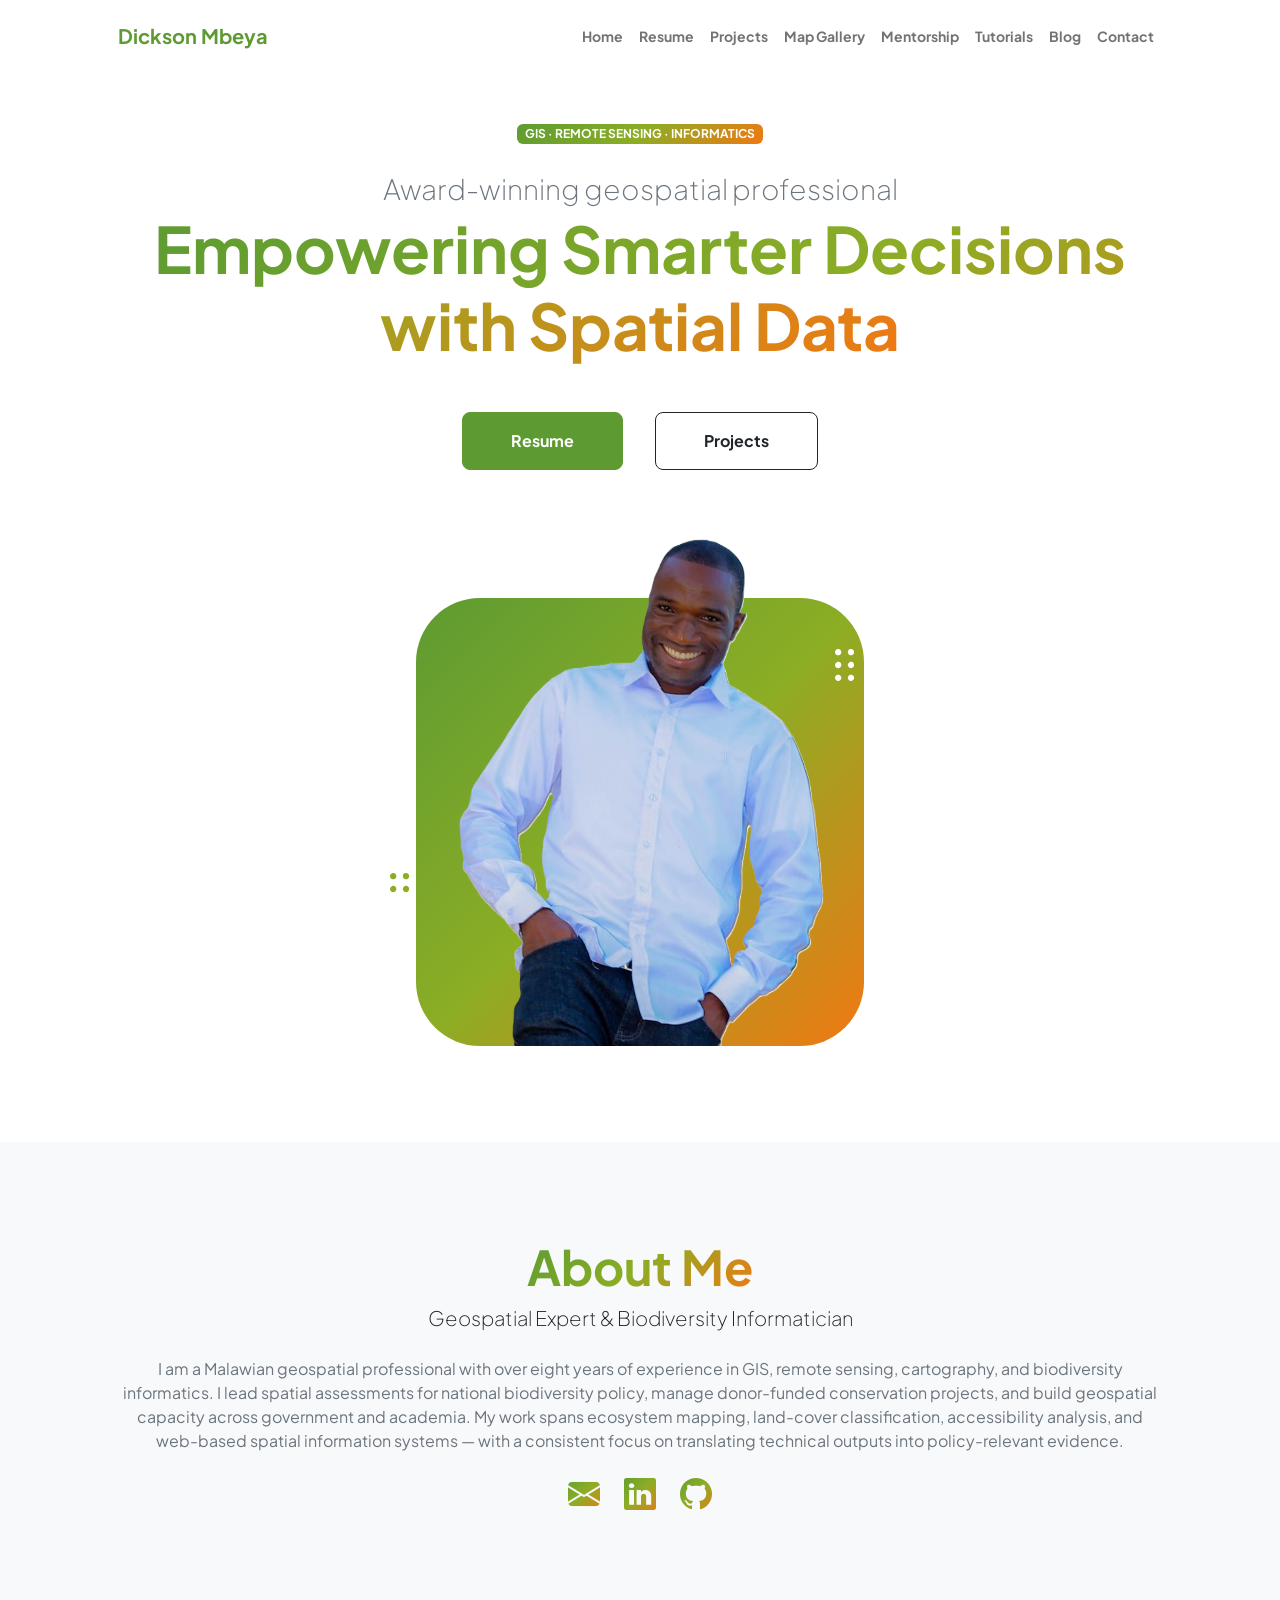
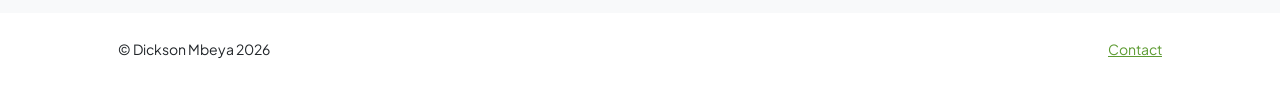
<file: index.html>
<!DOCTYPE html>
<html lang="en">
    <head>
        <meta charset="utf-8" />
        <meta name="viewport" content="width=device-width, initial-scale=1, shrink-to-fit=no" />
        <meta name="description" content="Dickson Mbeya – Geospatial Expert, Cartography Technician and GIS Analyst based in Malawi." />
        <meta name="author" content="Dickson Mbeya" />
        <title>Dickson Mbeya | Geospatial Expert</title>
        <link rel="icon" type="image/x-icon" href="assets/favicon.ico" />
        <link rel="preconnect" href="https://fonts.googleapis.com" />
        <link rel="preconnect" href="https://fonts.gstatic.com" crossorigin />
        <link href="https://fonts.googleapis.com/css2?family=Plus+Jakarta+Sans:wght@100;200;300;400;500;600;700;800;900&display=swap" rel="stylesheet" />
        <link href="https://cdn.jsdelivr.net/npm/bootstrap-icons@1.8.1/font/bootstrap-icons.css" rel="stylesheet" />
        <link href="css/styles.css" rel="stylesheet" />
    </head>
    <body class="d-flex flex-column h-100">
        <main class="flex-shrink-0">
            <!-- Navigation-->
            <nav class="navbar navbar-expand-lg navbar-light bg-white py-3">
                <div class="container px-5">
                    <a class="navbar-brand" href="index.html"><span class="fw-bolder text-primary">Dickson Mbeya</span></a>
                    <button class="navbar-toggler" type="button" data-bs-toggle="collapse" data-bs-target="#navbarSupportedContent" aria-controls="navbarSupportedContent" aria-expanded="false" aria-label="Toggle navigation"><span class="navbar-toggler-icon"></span></button>
                    <div class="collapse navbar-collapse" id="navbarSupportedContent">
                        <ul class="navbar-nav ms-auto mb-2 mb-lg-0 small fw-bolder">
                            <li class="nav-item"><a class="nav-link" href="index.html">Home</a></li>
                            <li class="nav-item"><a class="nav-link" href="resume.html">Resume</a></li>
                            <li class="nav-item"><a class="nav-link" href="projects.html">Projects</a></li>
                            <li class="nav-item"><a class="nav-link" href="map-gallery.html">Map Gallery</a></li>
                            <li class="nav-item"><a class="nav-link" href="mentorship.html">Mentorship</a></li>
                            <li class="nav-item"><a class="nav-link" href="https://www.dicksonmbeya.com/rforgisrstutorials">Tutorials</a></li>
                            <li class="nav-item"><a class="nav-link" href="https://www.dicksonmbeya.com/blog">Blog</a></li>
                            <li class="nav-item"><a class="nav-link" href="contact.html">Contact</a></li>
                        </ul>
                    </div>
                </div>
            </nav>
            <!-- Header-->
            <header class="py-5">
                <div class="container px-5 pb-5">
                    <div class="row gx-5 align-items-center">
                        <div class="col-xxl-5">
                            <div class="text-center text-xxl-start">
                                <div class="badge bg-gradient-primary-to-secondary text-white mb-4"><div class="text-uppercase">GIS &middot; Remote Sensing &middot; Informatics</div></div>
                                <div class="fs-3 fw-light text-muted">Award-winning geospatial professional</div>
                                <h1 class="display-3 fw-bolder mb-5"><span class="text-gradient d-inline">Empowering Smarter Decisions with Spatial Data</span></h1>
                                <div class="d-grid gap-3 d-sm-flex justify-content-sm-center justify-content-xxl-start mb-3">
                                    <a class="btn btn-primary btn-lg px-5 py-3 me-sm-3 fs-6 fw-bolder" href="resume.html">Resume</a>
                                    <a class="btn btn-outline-dark btn-lg px-5 py-3 fs-6 fw-bolder" href="projects.html">Projects</a>
                                </div>
                            </div>
                        </div>
                        <div class="col-xxl-7">
                            <div class="d-flex justify-content-center mt-5 mt-xxl-0">
                                <div class="profile bg-gradient-primary-to-secondary">
                                    <img class="profile-img" src="assets/mbeya.png" alt="Dickson Mbeya" />
                                    <div class="dots-1">
                                        <svg version="1.1" xmlns="http://www.w3.org/2000/svg" xmlns:xlink="http://www.w3.org/1999/xlink" x="0px" y="0px" viewBox="0 0 191.6 1215.4" style="enable-background:new 0 0 191.6 1215.4" xml:space="preserve">
                                            <g transform="translate(0.000000,1280.000000) scale(0.100000,-0.100000)">
                                                <path d="M227.7,12788.6c-105-35-200-141-222-248c-43-206,163-412,369-369c155,32,275,190,260,339c-11,105-90,213-190,262C383.7,12801.6,289.7,12808.6,227.7,12788.6z"></path>
                                                <path d="M1507.7,12788.6c-151-50-253-216-222-362c25-119,136-230,254-255c194-41,395,142,375,339c-11,105-90,213-190,262C1663.7,12801.6,1569.7,12808.6,1507.7,12788.6z"></path>
                                                <path d="M227.7,11508.6c-105-35-200-141-222-248c-43-206,163-412,369-369c155,32,275,190,260,339c-11,105-90,213-190,262C383.7,11521.6,289.7,11528.6,227.7,11508.6z"></path>
                                                <path d="M1507.7,11508.6c-151-50-253-216-222-362c25-119,136-230,254-255c194-41,395,142,375,339c-11,105-90,213-190,262C1663.7,11521.6,1569.7,11528.6,1507.7,11508.6z"></path>
                                                <path d="M227.7,10228.6c-105-35-200-141-222-248c-43-206,163-412,369-369c155,32,275,190,260,339c-11,105-90,213-190,262C383.7,10241.6,289.7,10248.6,227.7,10228.6z"></path>
                                                <path d="M1507.7,10228.6c-105-35-200-141-222-248c-43-206,163-412,369-369c155,32,275,190,260,339c-11,105-90,213-190,262C1663.7,10241.6,1569.7,10248.6,1507.7,10228.6z"></path>
                                            </g>
                                        </svg>
                                    </div>
                                    <div class="dots-4">
                                        <svg version="1.1" xmlns="http://www.w3.org/2000/svg" xmlns:xlink="http://www.w3.org/1999/xlink" x="0px" y="0px" viewBox="0 0 191.6 1215.4" style="enable-background:new 0 0 191.6 1215.4" xml:space="preserve">
                                            <g transform="translate(0.000000,1280.000000) scale(0.100000,-0.100000)">
                                                <path d="M227.7,12788.6c-105-35-200-141-222-248c-43-206,163-412,369-369c155,32,275,190,260,339c-11,105-90,213-190,262C383.7,12801.6,289.7,12808.6,227.7,12788.6z"></path>
                                                <path d="M1507.7,12788.6c-151-50-253-216-222-362c25-119,136-230,254-255c194-41,395,142,375,339c-11,105-90,213-190,262C1663.7,12801.6,1569.7,12808.6,1507.7,12788.6z"></path>
                                                <path d="M227.7,11508.6c-105-35-200-141-222-248c-43-206,163-412,369-369c155,32,275,190,260,339c-11,105-90,213-190,262C383.7,11521.6,289.7,11528.6,227.7,11508.6z"></path>
                                                <path d="M1507.7,11508.6c-151-50-253-216-222-362c25-119,136-230,254-255c194-41,395,142,375,339c-11,105-90,213-190,262C1663.7,11521.6,1569.7,11528.6,1507.7,11508.6z"></path>
                                            </g>
                                        </svg>
                                    </div>
                                </div>
                            </div>
                        </div>
                    </div>
                </div>
            </header>
            <!-- About Section-->
            <section class="bg-light py-5">
                <div class="container px-5">
                    <div class="row gx-5 justify-content-center">
                        <div class="col-xxl-8">
                            <div class="text-center my-5">
                                <h2 class="display-5 fw-bolder"><span class="text-gradient d-inline">About Me</span></h2>
                                <p class="lead fw-light mb-4">Geospatial Expert &amp; Biodiversity Informatician</p>
                                <p class="text-muted">I am a Malawian geospatial professional with over eight years of experience in GIS, remote sensing, cartography, and biodiversity informatics. I lead spatial assessments for national biodiversity policy, manage donor-funded conservation projects, and build geospatial capacity across government and academia. My work spans ecosystem mapping, land-cover classification, accessibility analysis, and web-based spatial information systems — with a consistent focus on translating technical outputs into policy-relevant evidence.</p>
                                <div class="d-flex justify-content-center fs-2 gap-4">
                                    <a class="text-gradient" href="mailto:dickmbeya@gmail.com"><i class="bi bi-envelope-fill"></i></a>
                                    <a class="text-gradient" href="https://www.linkedin.com/in/dickson-mbeya" target="_blank"><i class="bi bi-linkedin"></i></a>
                                    <a class="text-gradient" href="https://github.com/dicksonmbeya" target="_blank"><i class="bi bi-github"></i></a>
                                </div>
                            </div>
                        </div>
                    </div>
                </div>
            </section>
        </main>
        <!-- Footer-->
        <footer class="bg-white py-4 mt-auto">
            <div class="container px-5">
                <div class="row align-items-center justify-content-between flex-column flex-sm-row">
                    <div class="col-auto"><div class="small m-0">&copy; Dickson Mbeya 2026</div></div>
                    <div class="col-auto">
                        <a class="small" href="contact.html">Contact</a>
                    </div>
                </div>
            </div>
        </footer>
        <script src="https://cdn.jsdelivr.net/npm/bootstrap@5.2.3/dist/js/bootstrap.bundle.min.js"></script>
        <script src="js/scripts.js"></script>
    </body>
</html>
</file>
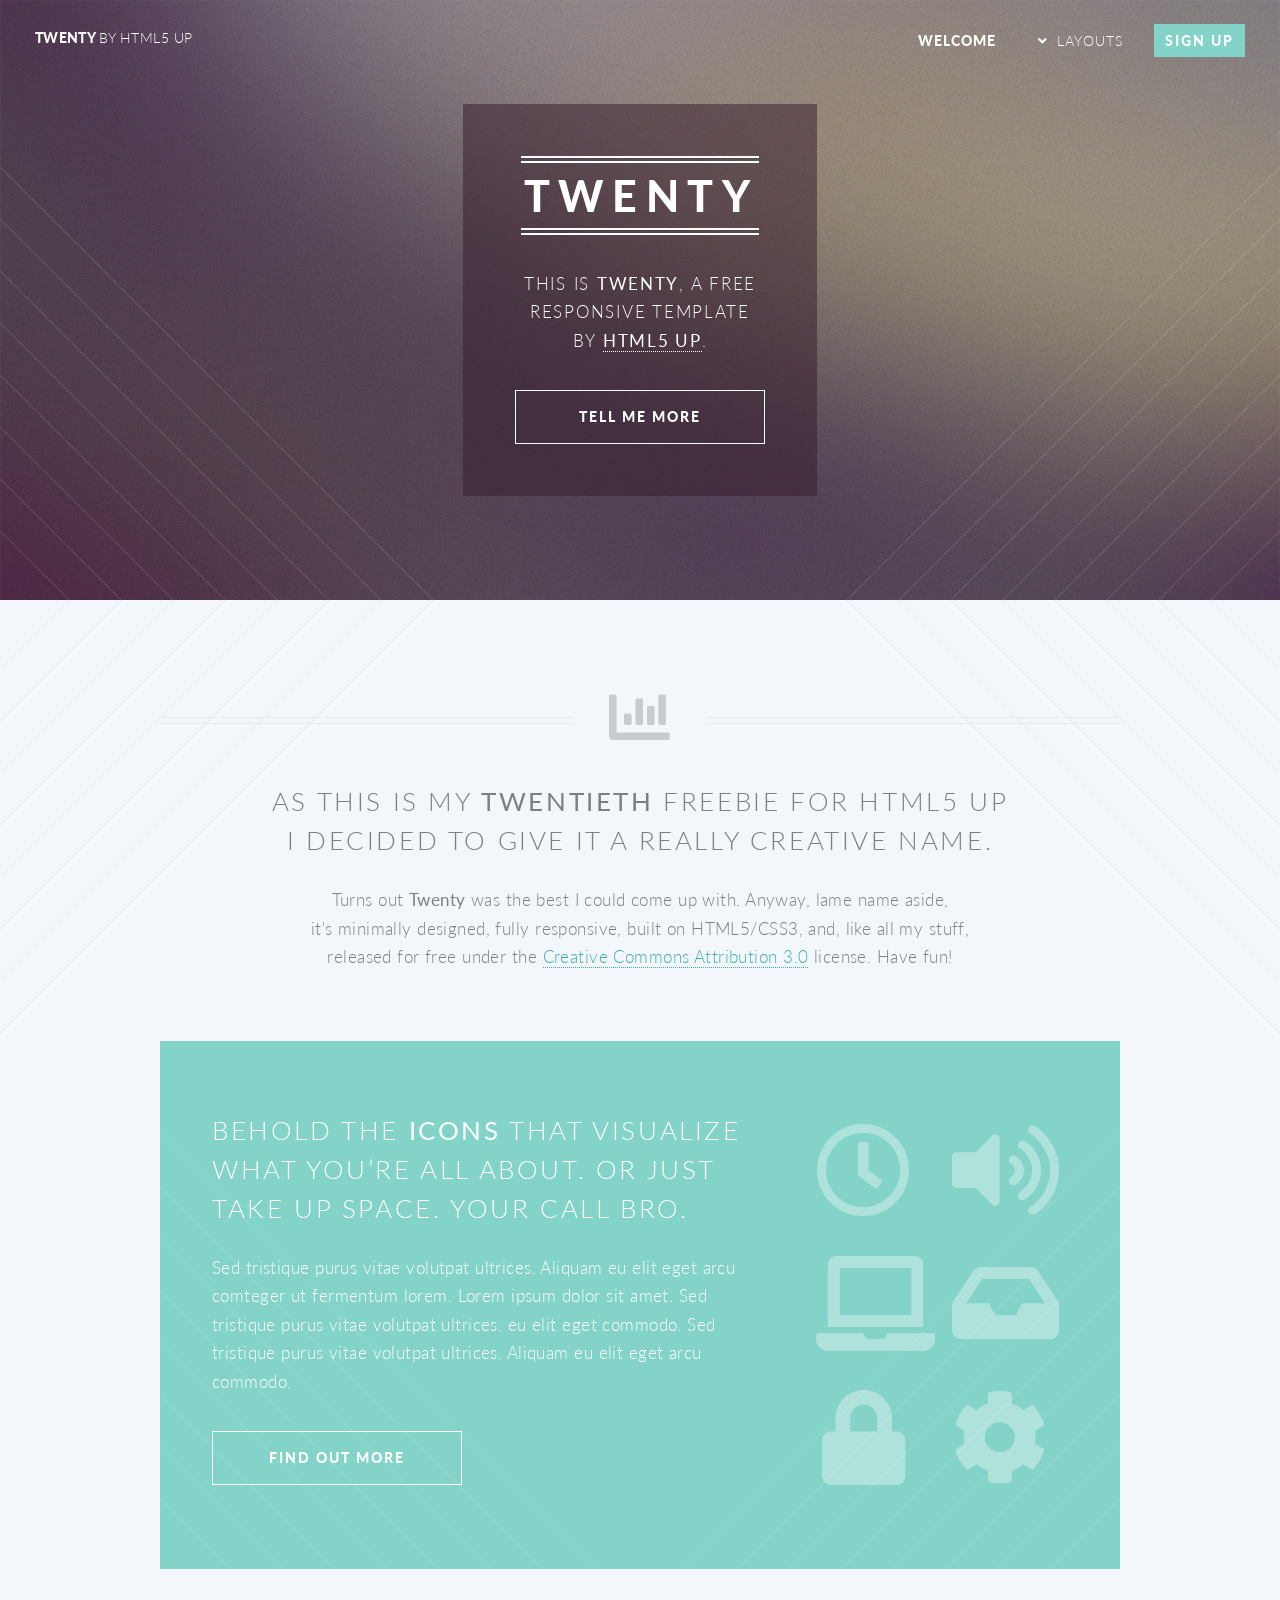
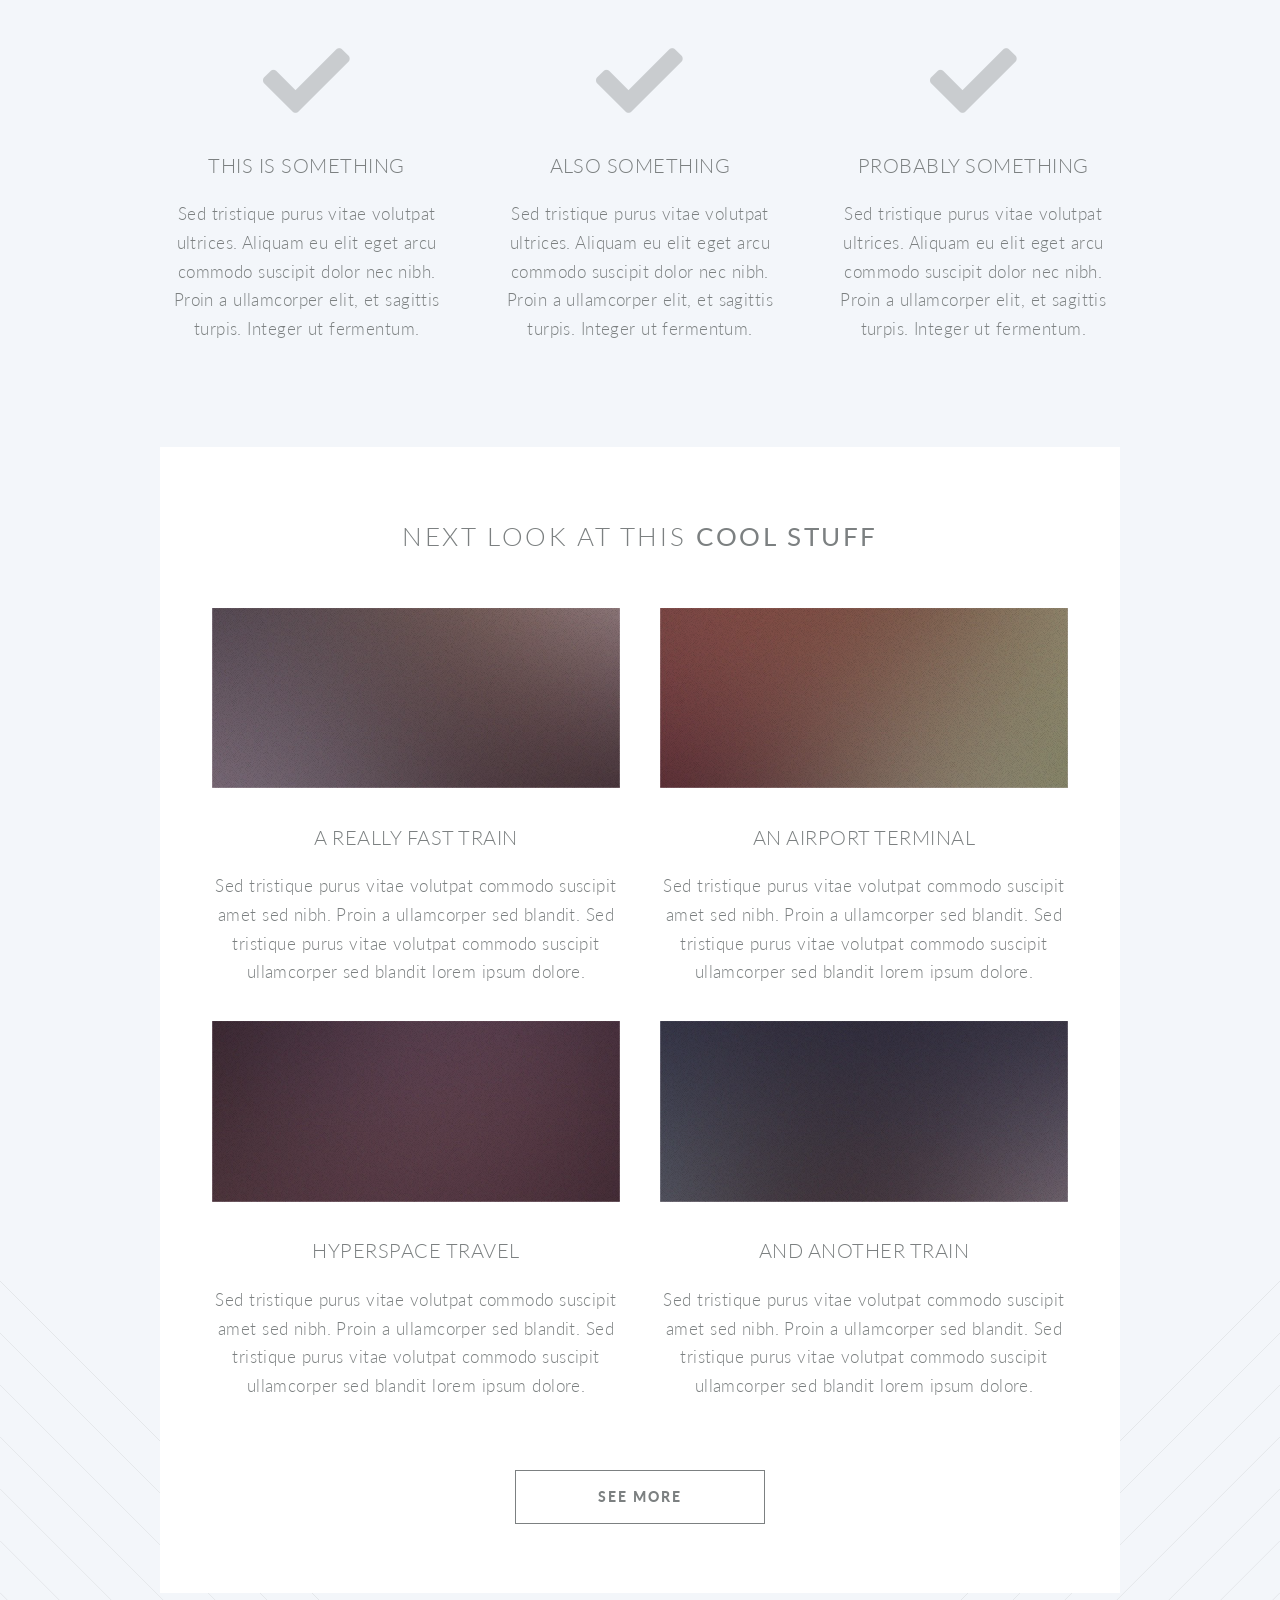
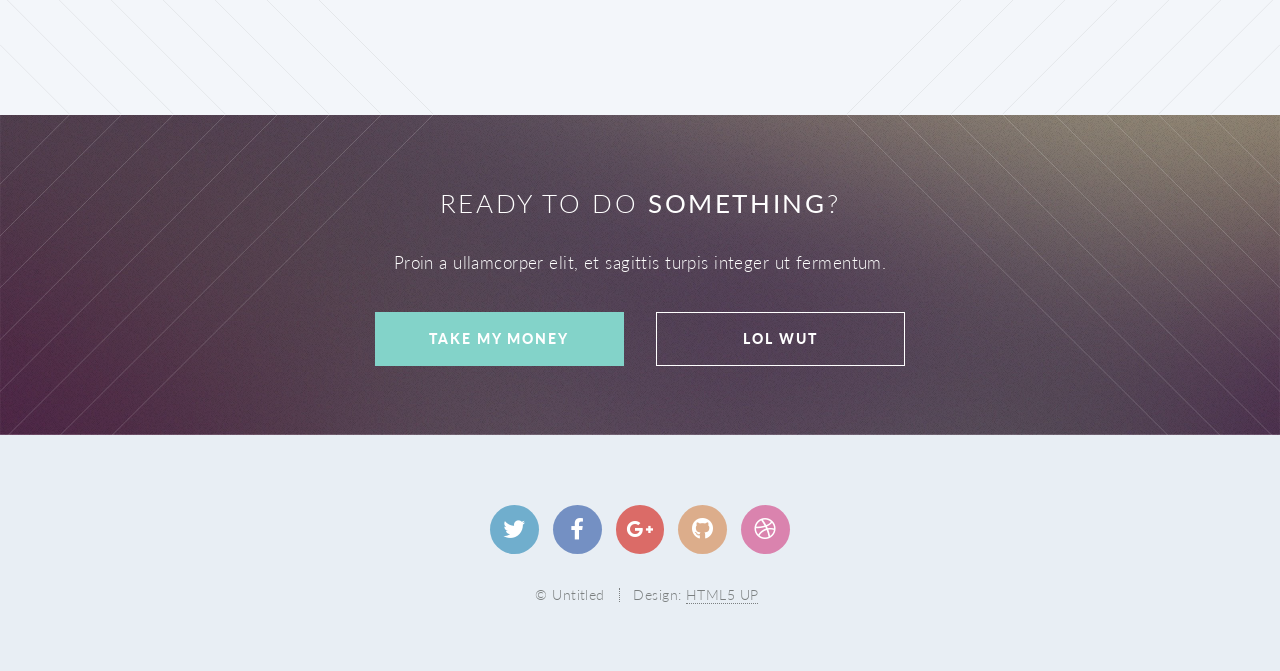
<file: projects/index.html>
<!DOCTYPE HTML>
<!--
	Twenty by HTML5 UP
	html5up.net | @ajlkn
	Free for personal and commercial use under the CCA 3.0 license (html5up.net/license)
-->
<html>
	<head>
		<title>Twenty by HTML5 UP</title>
		<meta charset="utf-8" />
		<meta name="viewport" content="width=device-width, initial-scale=1, user-scalable=no" />
		<link rel="stylesheet" href="assets/css/main.css" />
		<noscript><link rel="stylesheet" href="assets/css/noscript.css" /></noscript>
	</head>
	<body class="index is-preload">
		<div id="page-wrapper">

			<!-- Header -->
				<header id="header" class="alt">
					<h1 id="logo"><a href="index.html">Twenty <span>by HTML5 UP</span></a></h1>
					<nav id="nav">
						<ul>
							<li class="current"><a href="index.html">Welcome</a></li>
							<li class="submenu">
								<a href="#">Layouts</a>
								<ul>
									<li><a href="left-sidebar.html">Left Sidebar</a></li>
									<li><a href="right-sidebar.html">Right Sidebar</a></li>
									<li><a href="no-sidebar.html">No Sidebar</a></li>
									<li><a href="contact.html">Contact</a></li>
									<li class="submenu">
										<a href="#">Submenu</a>
										<ul>
											<li><a href="#">Dolore Sed</a></li>
											<li><a href="#">Consequat</a></li>
											<li><a href="#">Lorem Magna</a></li>
											<li><a href="#">Sed Magna</a></li>
											<li><a href="#">Ipsum Nisl</a></li>
										</ul>
									</li>
								</ul>
							</li>
							<li><a href="#" class="button primary">Sign Up</a></li>
						</ul>
					</nav>
				</header>

			<!-- Banner -->
				<section id="banner">

					<!--
						".inner" is set up as an inline-block so it automatically expands
						in both directions to fit whatever's inside it. This means it won't
						automatically wrap lines, so be sure to use line breaks where
						appropriate (<br />).
					-->
					<div class="inner">

						<header>
							<h2>TWENTY</h2>
						</header>
						<p>This is <strong>Twenty</strong>, a free
						<br />
						responsive template
						<br />
						by <a href="http://html5up.net">HTML5 UP</a>.</p>
						<footer>
							<ul class="buttons stacked">
								<li><a href="#main" class="button fit scrolly">Tell Me More</a></li>
							</ul>
						</footer>

					</div>

				</section>

			<!-- Main -->
				<article id="main">

					<header class="special container">
						<span class="icon solid fa-chart-bar"></span>
						<h2>As this is my <strong>twentieth</strong> freebie for HTML5 UP
						<br />
						I decided to give it a really creative name.</h2>
						<p>Turns out <strong>Twenty</strong> was the best I could come up with. Anyway, lame name aside,
						<br />
						it's minimally designed, fully responsive, built on HTML5/CSS3,
						and, like all my stuff,
						<br />
						released for free under the <a href="http://html5up.net/license">Creative Commons Attribution 3.0</a> license. Have fun!</p>
					</header>

					<!-- One -->
						<section class="wrapper style2 container special-alt">
							<div class="row gtr-50">
								<div class="col-8 col-12-narrower">

									<header>
										<h2>Behold the <strong>icons</strong> that visualize what you’re all about. or just take up space. your call bro.</h2>
									</header>
									<p>Sed tristique purus vitae volutpat ultrices. Aliquam eu elit eget arcu comteger ut fermentum lorem. Lorem ipsum dolor sit amet. Sed tristique purus vitae volutpat ultrices. eu elit eget commodo. Sed tristique purus vitae volutpat ultrices. Aliquam eu elit eget arcu commodo.</p>
									<footer>
										<ul class="buttons">
											<li><a href="#" class="button">Find Out More</a></li>
										</ul>
									</footer>

								</div>
								<div class="col-4 col-12-narrower imp-narrower">

									<ul class="featured-icons">
										<li><span class="icon fa-clock"><span class="label">Feature 1</span></span></li>
										<li><span class="icon solid fa-volume-up"><span class="label">Feature 2</span></span></li>
										<li><span class="icon solid fa-laptop"><span class="label">Feature 3</span></span></li>
										<li><span class="icon solid fa-inbox"><span class="label">Feature 4</span></span></li>
										<li><span class="icon solid fa-lock"><span class="label">Feature 5</span></span></li>
										<li><span class="icon solid fa-cog"><span class="label">Feature 6</span></span></li>
									</ul>

								</div>
							</div>
						</section>

					<!-- Two -->
						<section class="wrapper style1 container special">
							<div class="row">
								<div class="col-4 col-12-narrower">

									<section>
										<span class="icon solid featured fa-check"></span>
										<header>
											<h3>This is Something</h3>
										</header>
										<p>Sed tristique purus vitae volutpat ultrices. Aliquam eu elit eget arcu commodo suscipit dolor nec nibh. Proin a ullamcorper elit, et sagittis turpis. Integer ut fermentum.</p>
									</section>

								</div>
								<div class="col-4 col-12-narrower">

									<section>
										<span class="icon solid featured fa-check"></span>
										<header>
											<h3>Also Something</h3>
										</header>
										<p>Sed tristique purus vitae volutpat ultrices. Aliquam eu elit eget arcu commodo suscipit dolor nec nibh. Proin a ullamcorper elit, et sagittis turpis. Integer ut fermentum.</p>
									</section>

								</div>
								<div class="col-4 col-12-narrower">

									<section>
										<span class="icon solid featured fa-check"></span>
										<header>
											<h3>Probably Something</h3>
										</header>
										<p>Sed tristique purus vitae volutpat ultrices. Aliquam eu elit eget arcu commodo suscipit dolor nec nibh. Proin a ullamcorper elit, et sagittis turpis. Integer ut fermentum.</p>
									</section>

								</div>
							</div>
						</section>

					<!-- Three -->
						<section class="wrapper style3 container special">

							<header class="major">
								<h2>Next look at this <strong>cool stuff</strong></h2>
							</header>

							<div class="row">
								<div class="col-6 col-12-narrower">

									<section>
										<a href="#" class="image featured"><img src="images/pic01.jpg" alt="" /></a>
										<header>
											<h3>A Really Fast Train</h3>
										</header>
										<p>Sed tristique purus vitae volutpat commodo suscipit amet sed nibh. Proin a ullamcorper sed blandit. Sed tristique purus vitae volutpat commodo suscipit ullamcorper sed blandit lorem ipsum dolore.</p>
									</section>

								</div>
								<div class="col-6 col-12-narrower">

									<section>
										<a href="#" class="image featured"><img src="images/pic02.jpg" alt="" /></a>
										<header>
											<h3>An Airport Terminal</h3>
										</header>
										<p>Sed tristique purus vitae volutpat commodo suscipit amet sed nibh. Proin a ullamcorper sed blandit. Sed tristique purus vitae volutpat commodo suscipit ullamcorper sed blandit lorem ipsum dolore.</p>
									</section>

								</div>
							</div>
							<div class="row">
								<div class="col-6 col-12-narrower">

									<section>
										<a href="#" class="image featured"><img src="images/pic03.jpg" alt="" /></a>
										<header>
											<h3>Hyperspace Travel</h3>
										</header>
										<p>Sed tristique purus vitae volutpat commodo suscipit amet sed nibh. Proin a ullamcorper sed blandit. Sed tristique purus vitae volutpat commodo suscipit ullamcorper sed blandit lorem ipsum dolore.</p>
									</section>

								</div>
								<div class="col-6 col-12-narrower">

									<section>
										<a href="#" class="image featured"><img src="images/pic04.jpg" alt="" /></a>
										<header>
											<h3>And Another Train</h3>
										</header>
										<p>Sed tristique purus vitae volutpat commodo suscipit amet sed nibh. Proin a ullamcorper sed blandit. Sed tristique purus vitae volutpat commodo suscipit ullamcorper sed blandit lorem ipsum dolore.</p>
									</section>

								</div>
							</div>

							<footer class="major">
								<ul class="buttons">
									<li><a href="#" class="button">See More</a></li>
								</ul>
							</footer>

						</section>

				</article>

			<!-- CTA -->
				<section id="cta">

					<header>
						<h2>Ready to do <strong>something</strong>?</h2>
						<p>Proin a ullamcorper elit, et sagittis turpis integer ut fermentum.</p>
					</header>
					<footer>
						<ul class="buttons">
							<li><a href="#" class="button primary">Take My Money</a></li>
							<li><a href="#" class="button">LOL Wut</a></li>
						</ul>
					</footer>

				</section>

			<!-- Footer -->
				<footer id="footer">

					<ul class="icons">
						<li><a href="#" class="icon brands circle fa-twitter"><span class="label">Twitter</span></a></li>
						<li><a href="#" class="icon brands circle fa-facebook-f"><span class="label">Facebook</span></a></li>
						<li><a href="#" class="icon brands circle fa-google-plus-g"><span class="label">Google+</span></a></li>
						<li><a href="#" class="icon brands circle fa-github"><span class="label">Github</span></a></li>
						<li><a href="#" class="icon brands circle fa-dribbble"><span class="label">Dribbble</span></a></li>
					</ul>

					<ul class="copyright">
						<li>&copy; Untitled</li><li>Design: <a href="http://html5up.net">HTML5 UP</a></li>
					</ul>

				</footer>

		</div>

		<!-- Scripts -->
			<script src="assets/js/jquery.min.js"></script>
			<script src="assets/js/jquery.dropotron.min.js"></script>
			<script src="assets/js/jquery.scrolly.min.js"></script>
			<script src="assets/js/jquery.scrollex.min.js"></script>
			<script src="assets/js/browser.min.js"></script>
			<script src="assets/js/breakpoints.min.js"></script>
			<script src="assets/js/util.js"></script>
			<script src="assets/js/main.js"></script>

	</body>
</html>
</file>
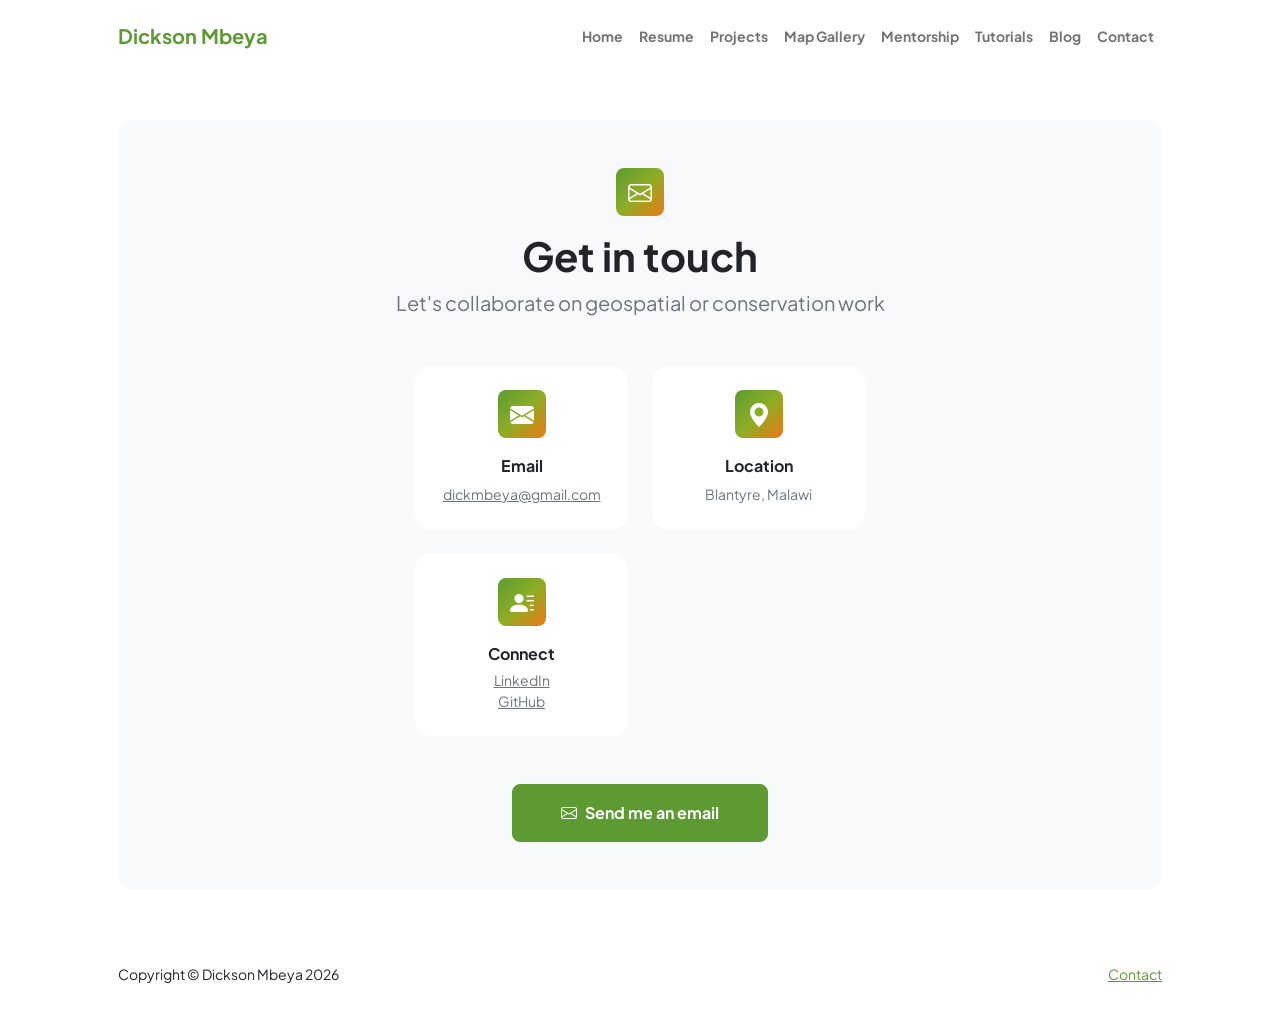
<file: contact.html>
<!DOCTYPE html>
<html lang="en">
    <head>
        <meta charset="utf-8" />
        <meta name="viewport" content="width=device-width, initial-scale=1, shrink-to-fit=no" />
        <meta name="description" content="Contact Dickson Mbeya – Geospatial Expert" />
        <meta name="author" content="Dickson Mbeya" />
        <title>Contact | Dickson Mbeya</title>
        <link rel="icon" type="image/x-icon" href="assets/favicon.ico" />
        <link rel="preconnect" href="https://fonts.googleapis.com" />
        <link rel="preconnect" href="https://fonts.gstatic.com" crossorigin />
        <link href="https://fonts.googleapis.com/css2?family=Plus+Jakarta+Sans:wght@100;200;300;400;500;600;700;800;900&display=swap" rel="stylesheet" />
        <link href="https://cdn.jsdelivr.net/npm/bootstrap-icons@1.8.1/font/bootstrap-icons.css" rel="stylesheet" />
        <link href="css/styles.css" rel="stylesheet" />
    </head>
    <body class="d-flex flex-column">
        <main class="flex-shrink-0">
            <!-- Navigation-->
            <nav class="navbar navbar-expand-lg navbar-light bg-white py-3">
                <div class="container px-5">
                    <a class="navbar-brand" href="index.html"><span class="fw-bolder text-primary">Dickson Mbeya</span></a>
                    <button class="navbar-toggler" type="button" data-bs-toggle="collapse" data-bs-target="#navbarSupportedContent" aria-controls="navbarSupportedContent" aria-expanded="false" aria-label="Toggle navigation"><span class="navbar-toggler-icon"></span></button>
                    <div class="collapse navbar-collapse" id="navbarSupportedContent">
                        <ul class="navbar-nav ms-auto mb-2 mb-lg-0 small fw-bolder">
                            <li class="nav-item"><a class="nav-link" href="index.html">Home</a></li>
                            <li class="nav-item"><a class="nav-link" href="resume.html">Resume</a></li>
                            <li class="nav-item"><a class="nav-link" href="projects.html">Projects</a></li>
                            <li class="nav-item"><a class="nav-link" href="map-gallery.html">Map Gallery</a></li>
                            <li class="nav-item"><a class="nav-link" href="mentorship.html">Mentorship</a></li>
                            <li class="nav-item"><a class="nav-link" href="https://www.dicksonmbeya.com/rforgisrstutorials">Tutorials</a></li>
                            <li class="nav-item"><a class="nav-link" href="https://www.dicksonmbeya.com/blog">Blog</a></li>
                            <li class="nav-item"><a class="nav-link" href="contact.html">Contact</a></li>
                        </ul>
                    </div>
                </div>
            </nav>

            <!-- Page content-->
            <section class="py-5">
                <div class="container px-5">
                    <div class="bg-light rounded-4 py-5 px-4 px-md-5">
                        <div class="text-center mb-5">
                            <div class="feature bg-primary bg-gradient-primary-to-secondary text-white rounded-3 mb-3"><i class="bi bi-envelope"></i></div>
                            <h1 class="fw-bolder">Get in touch</h1>
                            <p class="lead fw-normal text-muted mb-0">Let's collaborate on geospatial or conservation work</p>
                        </div>

                        <!-- Contact details-->
                        <div class="row gx-5 justify-content-center mb-5">
                            <div class="col-lg-8 col-xl-6">
                                <div class="row row-cols-1 row-cols-md-2 g-4 text-center">
                                    <div class="col">
                                        <div class="bg-white rounded-4 p-4 h-100">
                                            <div class="feature bg-primary bg-gradient-primary-to-secondary text-white rounded-3 mb-3 mx-auto"><i class="bi bi-envelope-fill"></i></div>
                                            <div class="fw-bolder mb-1">Email</div>
                                            <a class="text-muted small" href="mailto:dickmbeya@gmail.com">dickmbeya@gmail.com</a>
                                        </div>
                                    </div>

                                    <div class="col">
                                        <div class="bg-white rounded-4 p-4 h-100">
                                            <div class="feature bg-primary bg-gradient-primary-to-secondary text-white rounded-3 mb-3 mx-auto"><i class="bi bi-geo-alt-fill"></i></div>
                                            <div class="fw-bolder mb-1">Location</div>
                                            <span class="text-muted small">Blantyre, Malawi</span>
                                        </div>
                                    </div>
                                    <div class="col">
                                        <div class="bg-white rounded-4 p-4 h-100">
                                            <div class="feature bg-primary bg-gradient-primary-to-secondary text-white rounded-3 mb-3 mx-auto"><i class="bi bi-person-lines-fill"></i></div>
                                            <div class="fw-bolder mb-1">Connect</div>
                                            <a class="text-muted small d-block" href="https://www.linkedin.com/in/dickson-mbeya" target="_blank">LinkedIn</a>
                                            <a class="text-muted small d-block" href="https://github.com/dicksonmbeya" target="_blank">GitHub</a>
                                        </div>
                                    </div>
                                </div>
                            </div>
                        </div>

                        <!-- Simple mailto form-->
                        <div class="row gx-5 justify-content-center">
                            <div class="col-lg-8 col-xl-6">
                                <div class="text-center">
                                    <a class="btn btn-primary btn-lg px-5 py-3 fs-6 fw-bolder" href="mailto:dickmbeya@gmail.com?subject=Enquiry from portfolio">
                                        <i class="bi bi-envelope me-2"></i>Send me an email
                                    </a>
                                </div>
                            </div>
                        </div>

                    </div>
                </div>
            </section>
        </main>

        <!-- Footer-->
        <footer class="bg-white py-4 mt-auto">
            <div class="container px-5">
                <div class="row align-items-center justify-content-between flex-column flex-sm-row">
                    <div class="col-auto"><div class="small m-0">Copyright &copy; Dickson Mbeya 2026</div></div>
                    <div class="col-auto">
                        <a class="small" href="contact.html">Contact</a>
                    </div>
                </div>
            </div>
        </footer>
        <script src="https://cdn.jsdelivr.net/npm/bootstrap@5.2.3/dist/js/bootstrap.bundle.min.js"></script>
        <script src="js/scripts.js"></script>
    </body>
</html>
</file>
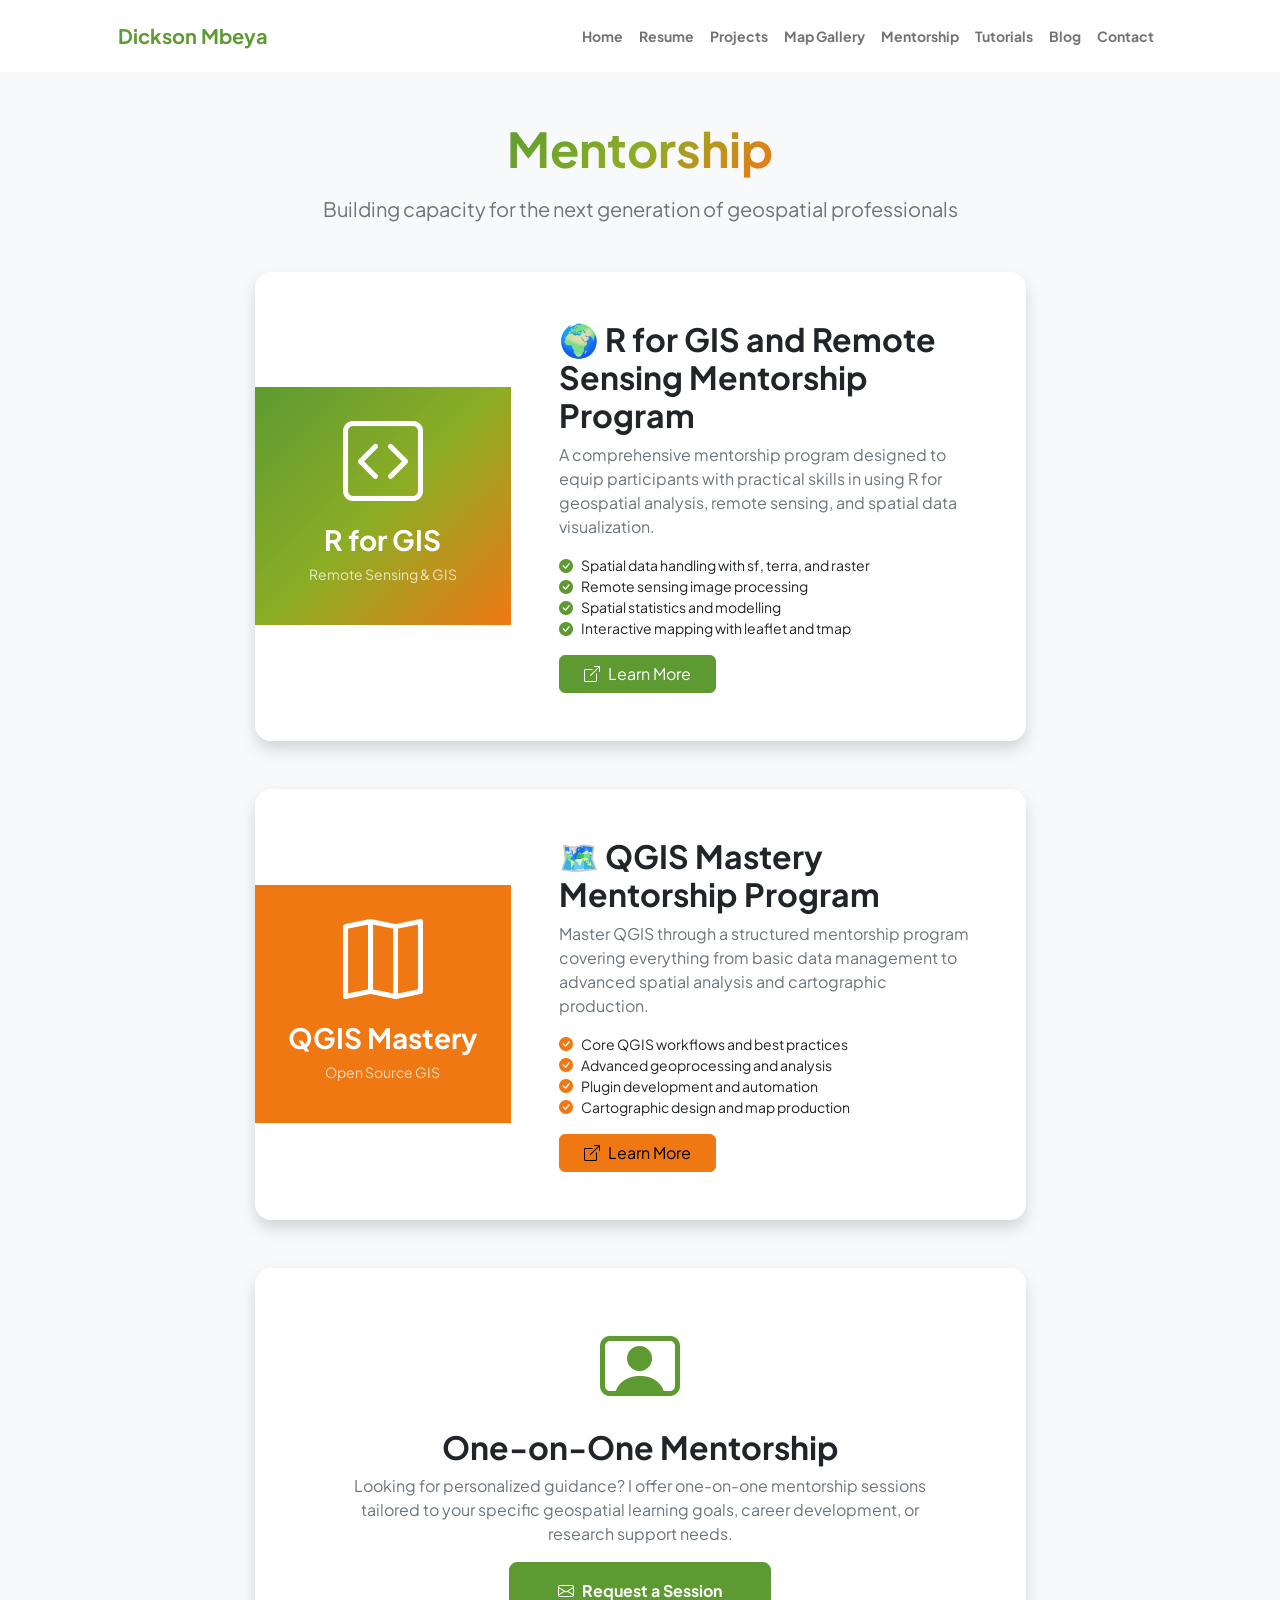
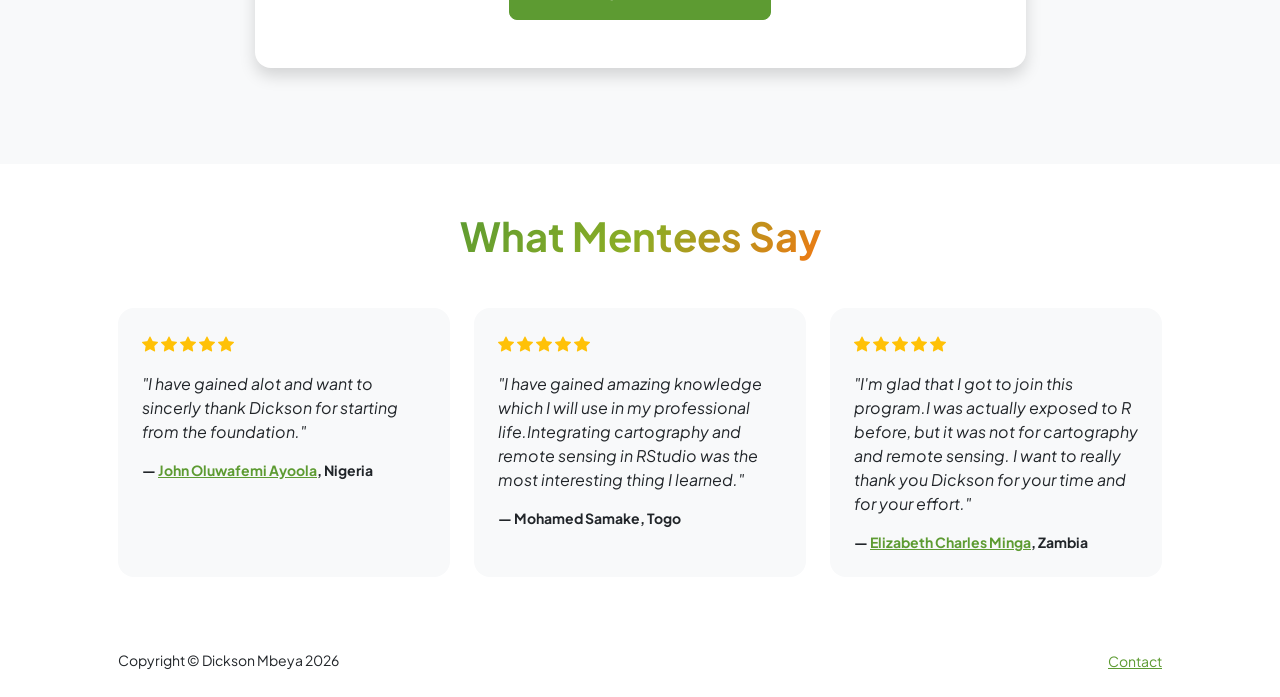
<file: mentorship.html>
<!DOCTYPE html>
<html lang="en">
    <head>
        <meta charset="utf-8" />
        <meta name="viewport" content="width=device-width, initial-scale=1, shrink-to-fit=no" />
        <meta name="description" content="Mentorship programs in GIS, Remote Sensing, and R by Dickson Mbeya" />
        <meta name="author" content="Dickson Mbeya" />
        <title>Mentorship | Dickson Mbeya</title>
        <link rel="icon" type="image/x-icon" href="assets/favicon.ico" />
        <link rel="preconnect" href="https://fonts.googleapis.com" />
        <link rel="preconnect" href="https://fonts.gstatic.com" crossorigin />
        <link href="https://fonts.googleapis.com/css2?family=Plus+Jakarta+Sans:wght@100;200;300;400;500;600;700;800;900&display=swap" rel="stylesheet" />
        <link href="https://cdn.jsdelivr.net/npm/bootstrap-icons@1.8.1/font/bootstrap-icons.css" rel="stylesheet" />
        <link href="css/styles.css" rel="stylesheet" />
    </head>
    <body class="d-flex flex-column h-100 bg-light">
        <main class="flex-shrink-0">
            <!-- Navigation-->
            <nav class="navbar navbar-expand-lg navbar-light bg-white py-3">
                <div class="container px-5">
                    <a class="navbar-brand" href="index.html"><span class="fw-bolder text-primary">Dickson Mbeya</span></a>
                    <button class="navbar-toggler" type="button" data-bs-toggle="collapse" data-bs-target="#navbarSupportedContent" aria-controls="navbarSupportedContent" aria-expanded="false" aria-label="Toggle navigation"><span class="navbar-toggler-icon"></span></button>
                    <div class="collapse navbar-collapse" id="navbarSupportedContent">
                        <ul class="navbar-nav ms-auto mb-2 mb-lg-0 small fw-bolder">
                            <li class="nav-item"><a class="nav-link" href="index.html">Home</a></li>
                            <li class="nav-item"><a class="nav-link" href="resume.html">Resume</a></li>
                            <li class="nav-item"><a class="nav-link" href="projects.html">Projects</a></li>
                            <li class="nav-item"><a class="nav-link" href="map-gallery.html">Map Gallery</a></li>
                            <li class="nav-item"><a class="nav-link" href="mentorship.html">Mentorship</a></li>
                            <li class="nav-item"><a class="nav-link" href="https://www.dicksonmbeya.com/rforgisrstutorials">Tutorials</a></li>
                            <li class="nav-item"><a class="nav-link" href="https://www.dicksonmbeya.com/blog">Blog</a></li>
                            <li class="nav-item"><a class="nav-link" href="contact.html">Contact</a></li>
                        </ul>
                    </div>
                </div>
            </nav>

            <!-- Mentorship Section -->
            <section class="py-5">
                <div class="container px-5 mb-5">
                    <div class="text-center mb-5">
                        <h1 class="display-5 fw-bolder mb-0"><span class="text-gradient d-inline">Mentorship</span></h1>
                        <p class="lead fw-normal text-muted mt-3">Building capacity for the next generation of geospatial professionals</p>
                    </div>

                    <div class="row gx-5 justify-content-center">
                        <div class="col-lg-10 col-xl-9">

                            <!-- Mentorship Program 1: R for GIS -->
                            <div class="card overflow-hidden shadow rounded-4 border-0 mb-5">
                                <div class="card-body p-0">
                                    <div class="row g-0 align-items-center">
                                        <div class="col-md-4 p-4 bg-gradient-primary-to-secondary text-white text-center d-flex flex-column justify-content-center">
                                            <div class="display-1"><i class="bi bi-code-square"></i></div>
                                            <h3 class="fw-bolder mt-3">R for GIS</h3>
                                            <p class="small opacity-75">Remote Sensing &amp; GIS</p>
                                        </div>
                                        <div class="col-md-8 p-5">
                                            <h2 class="fw-bolder">🌍 R for GIS and Remote Sensing Mentorship Program</h2>
                                            <p class="text-muted">A comprehensive mentorship program designed to equip participants with practical skills in using R for geospatial analysis, remote sensing, and spatial data visualization.</p>
                                            <ul class="list-unstyled small">
                                                <li><i class="bi bi-check-circle-fill text-primary me-2"></i>Spatial data handling with sf, terra, and raster</li>
                                                <li><i class="bi bi-check-circle-fill text-primary me-2"></i>Remote sensing image processing</li>
                                                <li><i class="bi bi-check-circle-fill text-primary me-2"></i>Spatial statistics and modelling</li>
                                                <li><i class="bi bi-check-circle-fill text-primary me-2"></i>Interactive mapping with leaflet and tmap</li>
                                            </ul>
                                            <a href="https://www.dicksonmbeya.com/rforgisrsmentorship" target="_blank" class="btn btn-primary px-4">
                                                <i class="bi bi-box-arrow-up-right me-2"></i>Learn More
                                            </a>
                                        </div>
                                    </div>
                                </div>
                            </div>

                            <!-- Mentorship Program 2: QGIS Mastery -->
                            <div class="card overflow-hidden shadow rounded-4 border-0 mb-5">
                                <div class="card-body p-0">
                                    <div class="row g-0 align-items-center">
                                        <div class="col-md-4 p-4 bg-secondary text-white text-center d-flex flex-column justify-content-center">
                                            <div class="display-1"><i class="bi bi-map"></i></div>
                                            <h3 class="fw-bolder mt-3">QGIS Mastery</h3>
                                            <p class="small opacity-75">Open Source GIS</p>
                                        </div>
                                        <div class="col-md-8 p-5">
                                            <h2 class="fw-bolder">🗺️ QGIS Mastery Mentorship Program</h2>
                                            <p class="text-muted">Master QGIS through a structured mentorship program covering everything from basic data management to advanced spatial analysis and cartographic production.</p>
                                            <ul class="list-unstyled small">
                                                <li><i class="bi bi-check-circle-fill text-secondary me-2"></i>Core QGIS workflows and best practices</li>
                                                <li><i class="bi bi-check-circle-fill text-secondary me-2"></i>Advanced geoprocessing and analysis</li>
                                                <li><i class="bi bi-check-circle-fill text-secondary me-2"></i>Plugin development and automation</li>
                                                <li><i class="bi bi-check-circle-fill text-secondary me-2"></i>Cartographic design and map production</li>
                                            </ul>
                                            <a href="https://qgismasterymentorshipprogram.my.canva.site/dickson-mbeya" target="_blank" class="btn btn-secondary px-4">
                                                <i class="bi bi-box-arrow-up-right me-2"></i>Learn More
                                            </a>
                                        </div>
                                    </div>
                                </div>
                            </div>

                            <!-- One-on-One Mentorship -->
                            <div class="card overflow-hidden shadow rounded-4 border-0">
                                <div class="card-body p-5 text-center">
                                    <div class="display-1 text-primary"><i class="bi bi-person-video"></i></div>
                                    <h2 class="fw-bolder mt-3">One-on-One Mentorship</h2>
                                    <p class="text-muted mx-auto" style="max-width: 600px;">Looking for personalized guidance? I offer one-on-one mentorship sessions tailored to your specific geospatial learning goals, career development, or research support needs.</p>
                                    <a href="contact.html" class="btn btn-primary btn-lg px-5 py-3 fs-6 fw-bolder">
                                        <i class="bi bi-envelope me-2"></i>Request a Session
                                    </a>
                                </div>
                            </div>

                        </div>
                    </div>
                </div>
            </section>

            <!-- Testimonial Section -->
            <section class="py-5 bg-white">
                <div class="container px-5">
                    <div class="text-center mb-5">
                        <h2 class="display-6 fw-bolder"><span class="text-gradient d-inline">What Mentees Say</span></h2>
                    </div>
                    <div class="row g-4 justify-content-center">
                        <div class="col-md-4">
                            <div class="bg-light p-4 rounded-4 h-100">
                                <i class="bi bi-star-fill text-warning"></i>
                                <i class="bi bi-star-fill text-warning"></i>
                                <i class="bi bi-star-fill text-warning"></i>
                                <i class="bi bi-star-fill text-warning"></i>
                                <i class="bi bi-star-fill text-warning"></i>
                                <p class="mt-3 mb-0 fst-italic">"I have gained alot and want to sincerly thank Dickson for starting from the foundation."</p>
                                <p class="fw-bolder mt-3 mb-0 small">— <a href="https://www.linkedin.com/in/ayoolajohnoluwafem">John Oluwafemi Ayoola</a>, Nigeria</p>
                            </div>
                        </div>
                        <div class="col-md-4">
                            <div class="bg-light p-4 rounded-4 h-100">
                                <i class="bi bi-star-fill text-warning"></i>
                                <i class="bi bi-star-fill text-warning"></i>
                                <i class="bi bi-star-fill text-warning"></i>
                                <i class="bi bi-star-fill text-warning"></i>
                                <i class="bi bi-star-fill text-warning"></i>
                                <p class="mt-3 mb-0 fst-italic">"I have gained amazing knowledge which I will use in my professional life.Integrating cartography and remote sensing in RStudio was the most interesting thing I learned."</p>
                                <p class="fw-bolder mt-3 mb-0 small">— Mohamed Samake, Togo</p>
                            </div>
                        </div>
                        <div class="col-md-4">
                            <div class="bg-light p-4 rounded-4 h-100">
                                <i class="bi bi-star-fill text-warning"></i>
                                <i class="bi bi-star-fill text-warning"></i>
                                <i class="bi bi-star-fill text-warning"></i>
                                <i class="bi bi-star-fill text-warning"></i>
                                <i class="bi bi-star-fill text-warning"></i>
                                <p class="mt-3 mb-0 fst-italic">"I'm glad that I got to join this program.I was actually exposed to R before, but it was not for cartography and remote sensing. I want to really thank you Dickson for your time and for your effort."</p>
                                <p class="fw-bolder mt-3 mb-0 small">— <a href="https://www.linkedin.com/in/elizabeth-kide-charles-minga-45211127"> Elizabeth Charles Minga</a>, Zambia</p>
                            </div>
                        </div>
                    </div>
                </div>
            </section>
        </main>

        <!-- Footer-->
        <footer class="bg-white py-4 mt-auto">
            <div class="container px-5">
                <div class="row align-items-center justify-content-between flex-column flex-sm-row">
                    <div class="col-auto"><div class="small m-0">Copyright &copy; Dickson Mbeya 2026</div></div>
                    <div class="col-auto">
                        <a class="small" href="contact.html">Contact</a>
                    </div>
                </div>
            </div>
        </footer>
        <script src="https://cdn.jsdelivr.net/npm/bootstrap@5.2.3/dist/js/bootstrap.bundle.min.js"></script>
    </body>
</html>
</file>
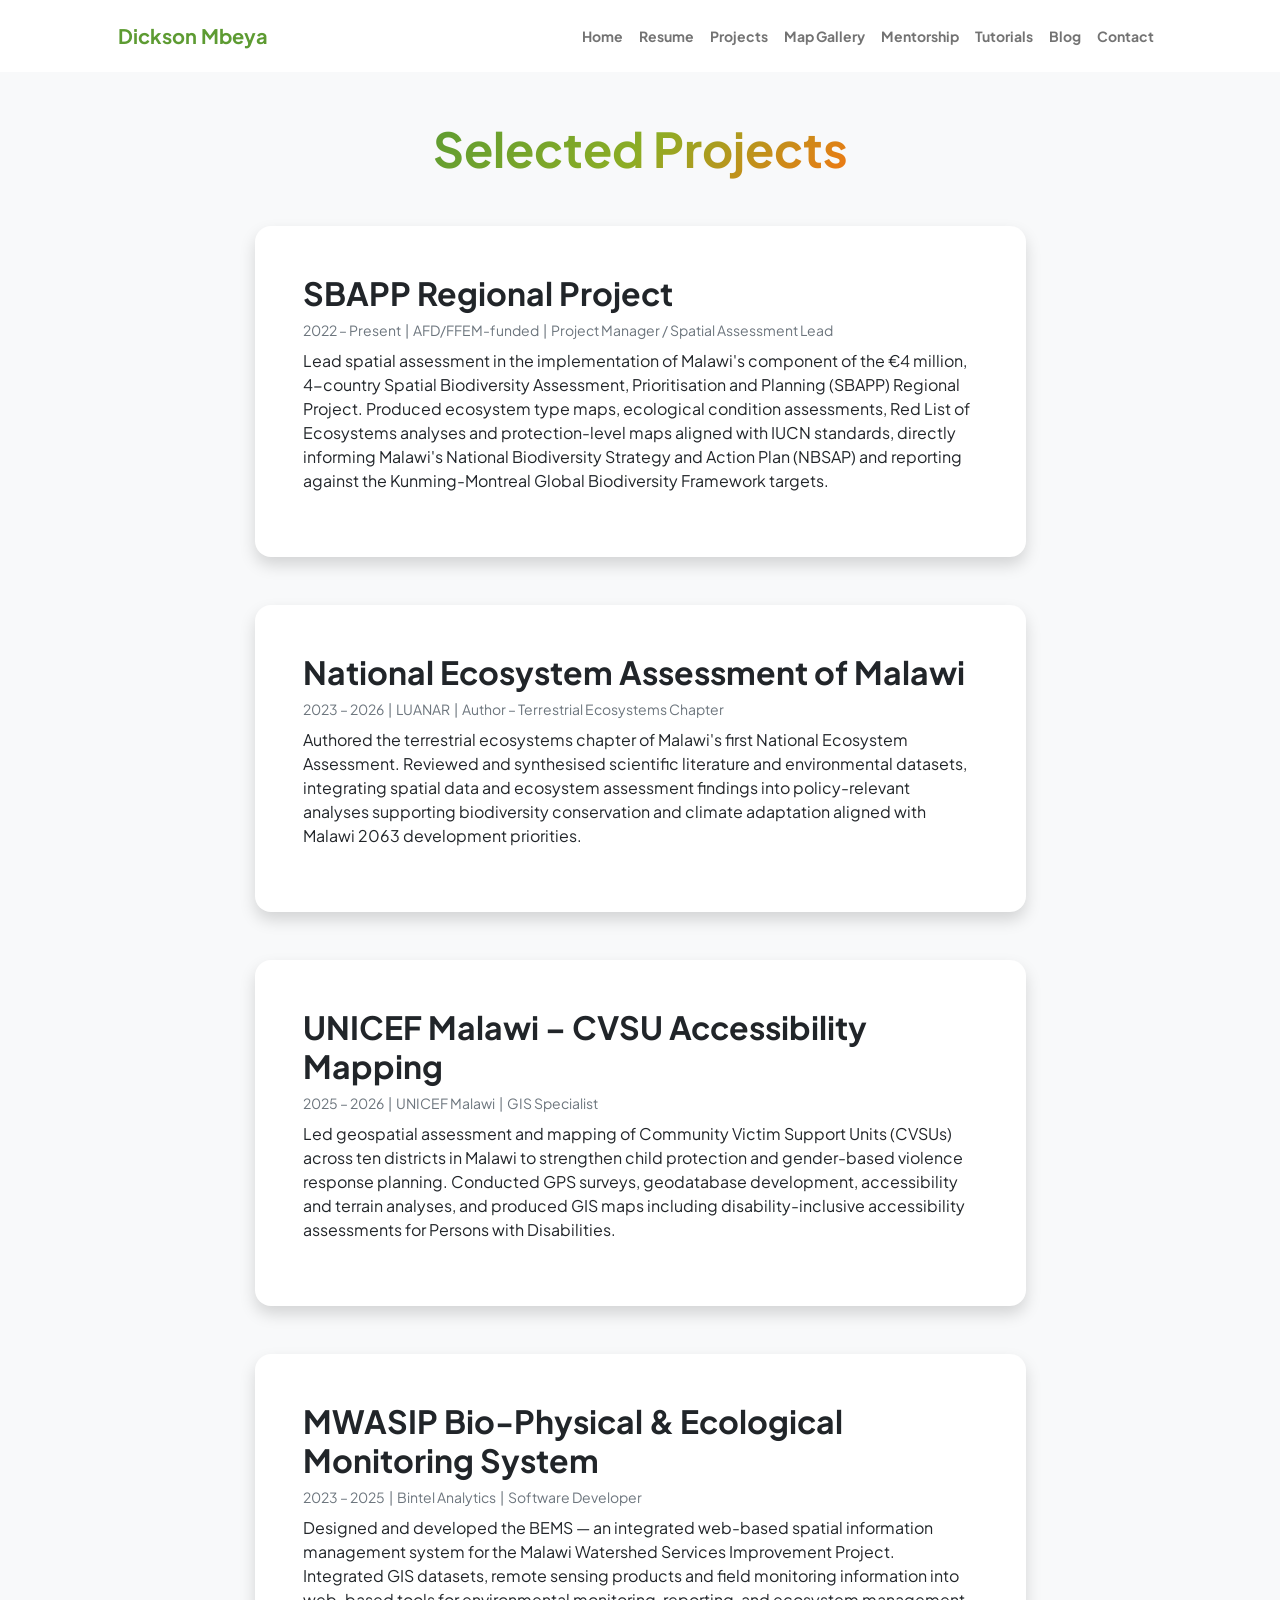
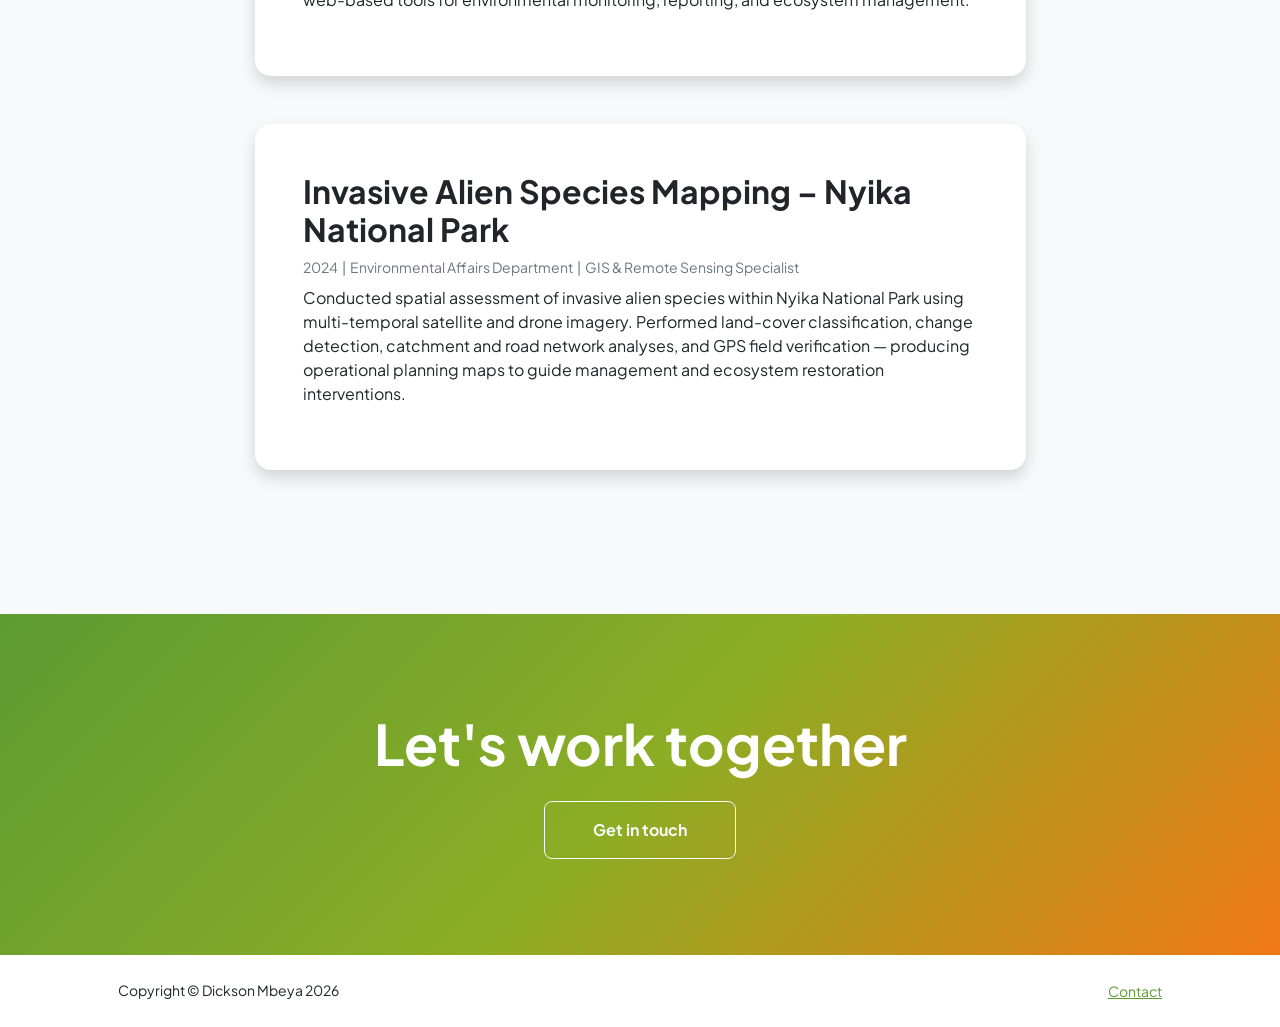
<file: projects.html>
<!DOCTYPE html>
<html lang="en">
    <head>
        <meta charset="utf-8" />
        <meta name="viewport" content="width=device-width, initial-scale=1, shrink-to-fit=no" />
        <meta name="description" content="Projects by Dickson Mbeya – Geospatial Expert" />
        <meta name="author" content="Dickson Mbeya" />
        <title>Projects | Dickson Mbeya</title>
        <link rel="icon" type="image/x-icon" href="assets/favicon.ico" />
        <link rel="preconnect" href="https://fonts.googleapis.com" />
        <link rel="preconnect" href="https://fonts.gstatic.com" crossorigin />
        <link href="https://fonts.googleapis.com/css2?family=Plus+Jakarta+Sans:wght@100;200;300;400;500;600;700;800;900&display=swap" rel="stylesheet" />
        <link href="https://cdn.jsdelivr.net/npm/bootstrap-icons@1.8.1/font/bootstrap-icons.css" rel="stylesheet" />
        <link href="css/styles.css" rel="stylesheet" />
    </head>
    <body class="d-flex flex-column h-100 bg-light">
        <main class="flex-shrink-0">
            <!-- Navigation-->
            <nav class="navbar navbar-expand-lg navbar-light bg-white py-3">
                <div class="container px-5">
                    <a class="navbar-brand" href="index.html"><span class="fw-bolder text-primary">Dickson Mbeya</span></a>
                    <button class="navbar-toggler" type="button" data-bs-toggle="collapse" data-bs-target="#navbarSupportedContent" aria-controls="navbarSupportedContent" aria-expanded="false" aria-label="Toggle navigation"><span class="navbar-toggler-icon"></span></button>
                    <div class="collapse navbar-collapse" id="navbarSupportedContent">
                        <ul class="navbar-nav ms-auto mb-2 mb-lg-0 small fw-bolder">
                            <li class="nav-item"><a class="nav-link" href="index.html">Home</a></li>
                            <li class="nav-item"><a class="nav-link" href="resume.html">Resume</a></li>
                            <li class="nav-item"><a class="nav-link" href="projects.html">Projects</a></li>
                            <li class="nav-item"><a class="nav-link" href="map-gallery.html">Map Gallery</a></li>
                            <li class="nav-item"><a class="nav-link" href="mentorship.html">Mentorship</a></li>
                            <li class="nav-item"><a class="nav-link" href="https://www.dicksonmbeya.com/rforgisrstutorials">Tutorials</a></li>
                            <li class="nav-item"><a class="nav-link" href="https://www.dicksonmbeya.com/blog">Blog</a></li>
                            <li class="nav-item"><a class="nav-link" href="contact.html">Contact</a></li>
                        </ul>
                    </div>
                </div>
            </nav>

            <!-- Projects Section-->
            <section class="py-5">
                <div class="container px-5 mb-5">
                    <div class="text-center mb-5">
                        <h1 class="display-5 fw-bolder mb-0"><span class="text-gradient d-inline">Selected Projects</span></h1>
                    </div>
                    <div class="row gx-5 justify-content-center">
                        <div class="col-lg-11 col-xl-9 col-xxl-8">

                            <!-- Project 1-->
                            <div class="card overflow-hidden shadow rounded-4 border-0 mb-5">
                                <div class="card-body p-0">
                                    <div class="d-flex align-items-center">
                                        <div class="p-5">
                                            <h2 class="fw-bolder">SBAPP Regional Project</h2>
                                            <p class="text-muted small mb-2">2022 – Present &nbsp;|&nbsp; AFD/FFEM-funded &nbsp;|&nbsp; Project Manager / Spatial Assessment Lead</p>
                                            <p>Lead spatial assessment in the implementation of Malawi's component of the €4 million, 4-country Spatial Biodiversity Assessment, Prioritisation and Planning (SBAPP) Regional Project. Produced ecosystem type maps, ecological condition assessments, Red List of Ecosystems analyses and protection-level maps aligned with IUCN standards, directly informing Malawi's National Biodiversity Strategy and Action Plan (NBSAP) and reporting against the Kunming-Montreal Global Biodiversity Framework targets.</p>
                                        </div>
                                    </div>
                                </div>
                            </div>

                            <!-- Project 2-->
                            <div class="card overflow-hidden shadow rounded-4 border-0 mb-5">
                                <div class="card-body p-0">
                                    <div class="d-flex align-items-center">
                                        <div class="p-5">
                                            <h2 class="fw-bolder">National Ecosystem Assessment of Malawi</h2>
                                            <p class="text-muted small mb-2">2023 – 2026 &nbsp;|&nbsp; LUANAR &nbsp;|&nbsp; Author – Terrestrial Ecosystems Chapter</p>
                                            <p>Authored the terrestrial ecosystems chapter of Malawi's first National Ecosystem Assessment. Reviewed and synthesised scientific literature and environmental datasets, integrating spatial data and ecosystem assessment findings into policy-relevant analyses supporting biodiversity conservation and climate adaptation aligned with Malawi 2063 development priorities.</p>
                                        </div>
                                    </div>
                                </div>
                            </div>

                            <!-- Project 3-->
                            <div class="card overflow-hidden shadow rounded-4 border-0 mb-5">
                                <div class="card-body p-0">
                                    <div class="d-flex align-items-center">
                                        <div class="p-5">
                                            <h2 class="fw-bolder">UNICEF Malawi – CVSU Accessibility Mapping</h2>
                                            <p class="text-muted small mb-2">2025 – 2026 &nbsp;|&nbsp; UNICEF Malawi &nbsp;|&nbsp; GIS Specialist</p>
                                            <p>Led geospatial assessment and mapping of Community Victim Support Units (CVSUs) across ten districts in Malawi to strengthen child protection and gender-based violence response planning. Conducted GPS surveys, geodatabase development, accessibility and terrain analyses, and produced GIS maps including disability-inclusive accessibility assessments for Persons with Disabilities.</p>
                                        </div>
                                    </div>
                                </div>
                            </div>

                            <!-- Project 4-->
                            <div class="card overflow-hidden shadow rounded-4 border-0 mb-5">
                                <div class="card-body p-0">
                                    <div class="d-flex align-items-center">
                                        <div class="p-5">
                                            <h2 class="fw-bolder">MWASIP Bio-Physical &amp; Ecological Monitoring System</h2>
                                            <p class="text-muted small mb-2">2023 – 2025 &nbsp;|&nbsp; Bintel Analytics &nbsp;|&nbsp; Software Developer</p>
                                            <p>Designed and developed the BEMS — an integrated web-based spatial information management system for the Malawi Watershed Services Improvement Project. Integrated GIS datasets, remote sensing products and field monitoring information into web-based tools for environmental monitoring, reporting, and ecosystem management.</p>
                                        </div>
                                    </div>
                                </div>
                            </div>

                            <!-- Project 5-->
                            <div class="card overflow-hidden shadow rounded-4 border-0 mb-5">
                                <div class="card-body p-0">
                                    <div class="d-flex align-items-center">
                                        <div class="p-5">
                                            <h2 class="fw-bolder">Invasive Alien Species Mapping – Nyika National Park</h2>
                                            <p class="text-muted small mb-2">2024 &nbsp;|&nbsp; Environmental Affairs Department &nbsp;|&nbsp; GIS &amp; Remote Sensing Specialist</p>
                                            <p>Conducted spatial assessment of invasive alien species within Nyika National Park using multi-temporal satellite and drone imagery. Performed land-cover classification, change detection, catchment and road network analyses, and GPS field verification — producing operational planning maps to guide management and ecosystem restoration interventions.</p>
                                        </div>
                                    </div>
                                </div>
                            </div>
                        </div>
                    </div>
                </div>
            </section>

            <!-- Call to action-->
            <section class="py-5 bg-gradient-primary-to-secondary text-white">
                <div class="container px-5 my-5">
                    <div class="text-center">
                        <h2 class="display-4 fw-bolder mb-4">Let's work together</h2>
                        <a class="btn btn-outline-light btn-lg px-5 py-3 fs-6 fw-bolder" href="contact.html">Get in touch</a>
                    </div>
                </div>
            </section>
        </main>

        <!-- Footer-->
        <footer class="bg-white py-4 mt-auto">
            <div class="container px-5">
                <div class="row align-items-center justify-content-between flex-column flex-sm-row">
                    <div class="col-auto"><div class="small m-0">Copyright &copy; Dickson Mbeya 2026</div></div>
                    <div class="col-auto">
                        <a class="small" href="contact.html">Contact</a>
                    </div>
                </div>
            </div>
        </footer>
        <script src="https://cdn.jsdelivr.net/npm/bootstrap@5.2.3/dist/js/bootstrap.bundle.min.js"></script>
        <script src="js/scripts.js"></script>
    </body>
</html>
</file>
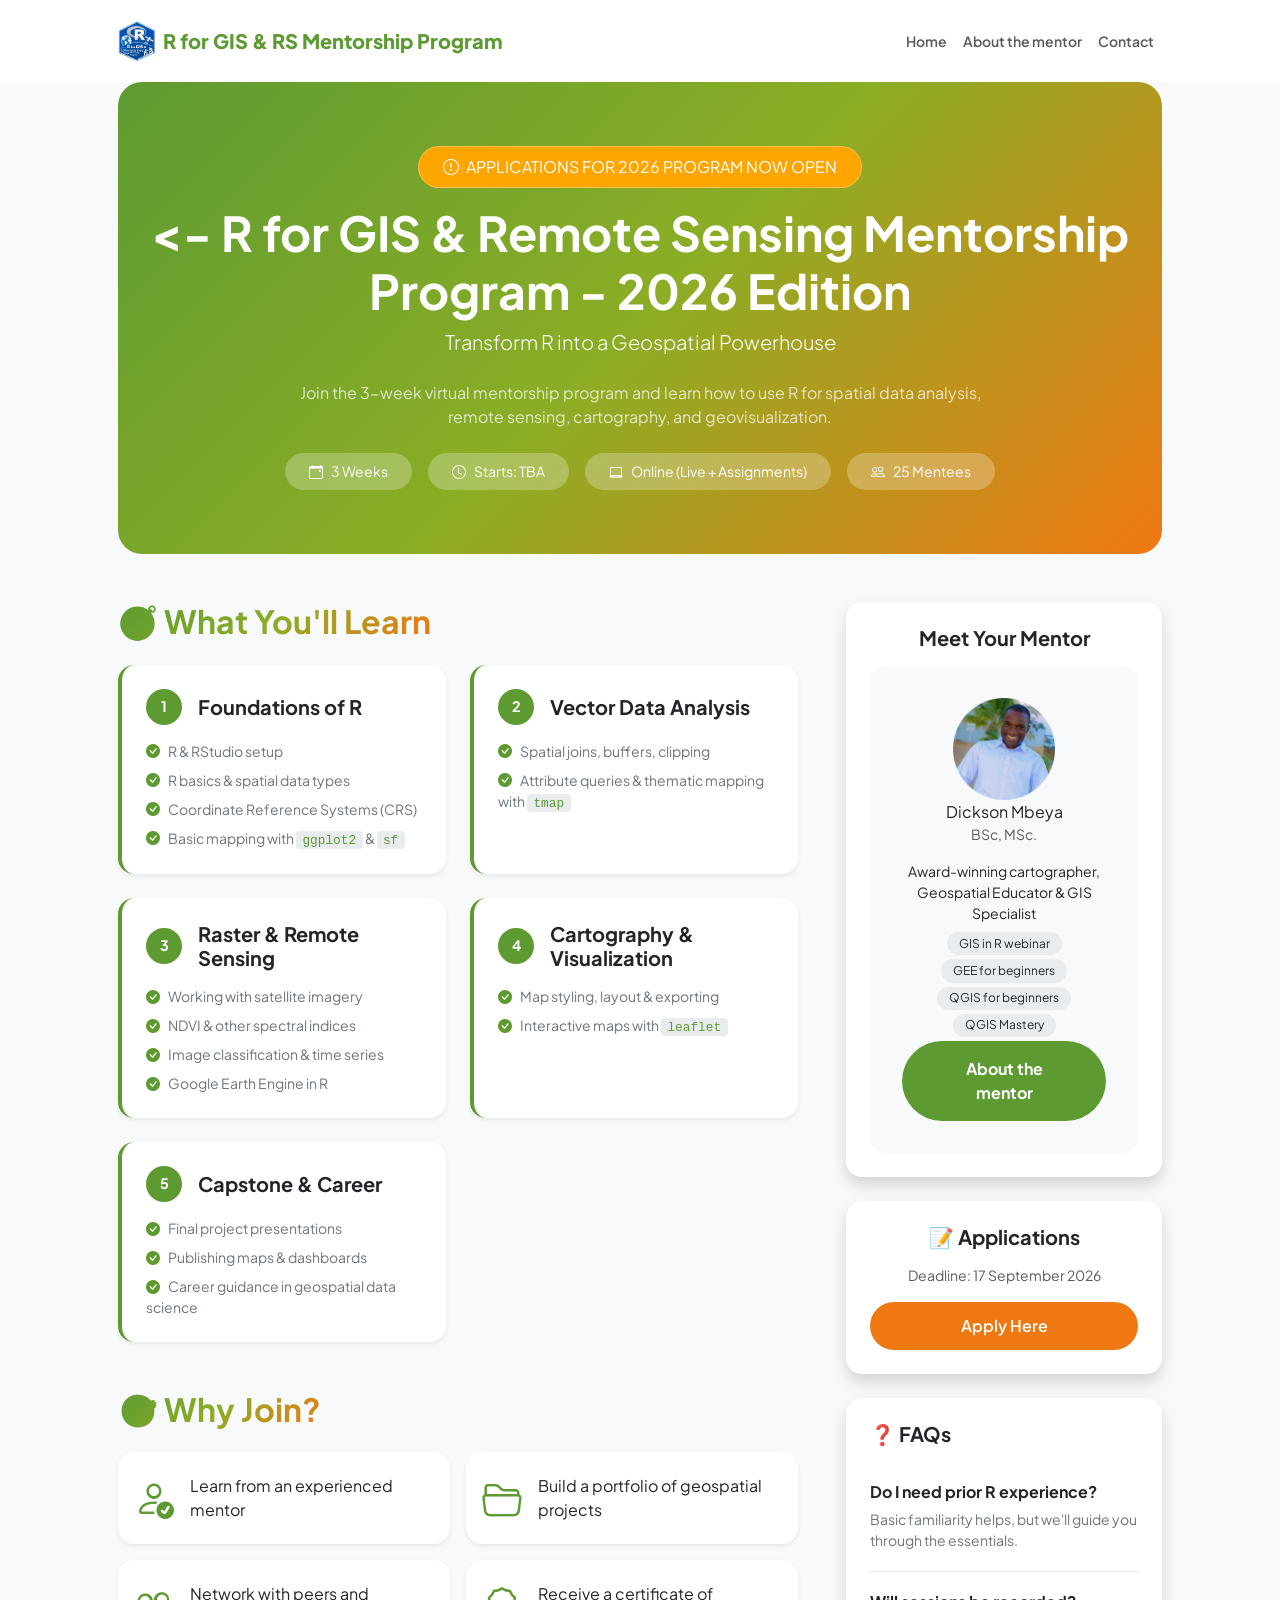
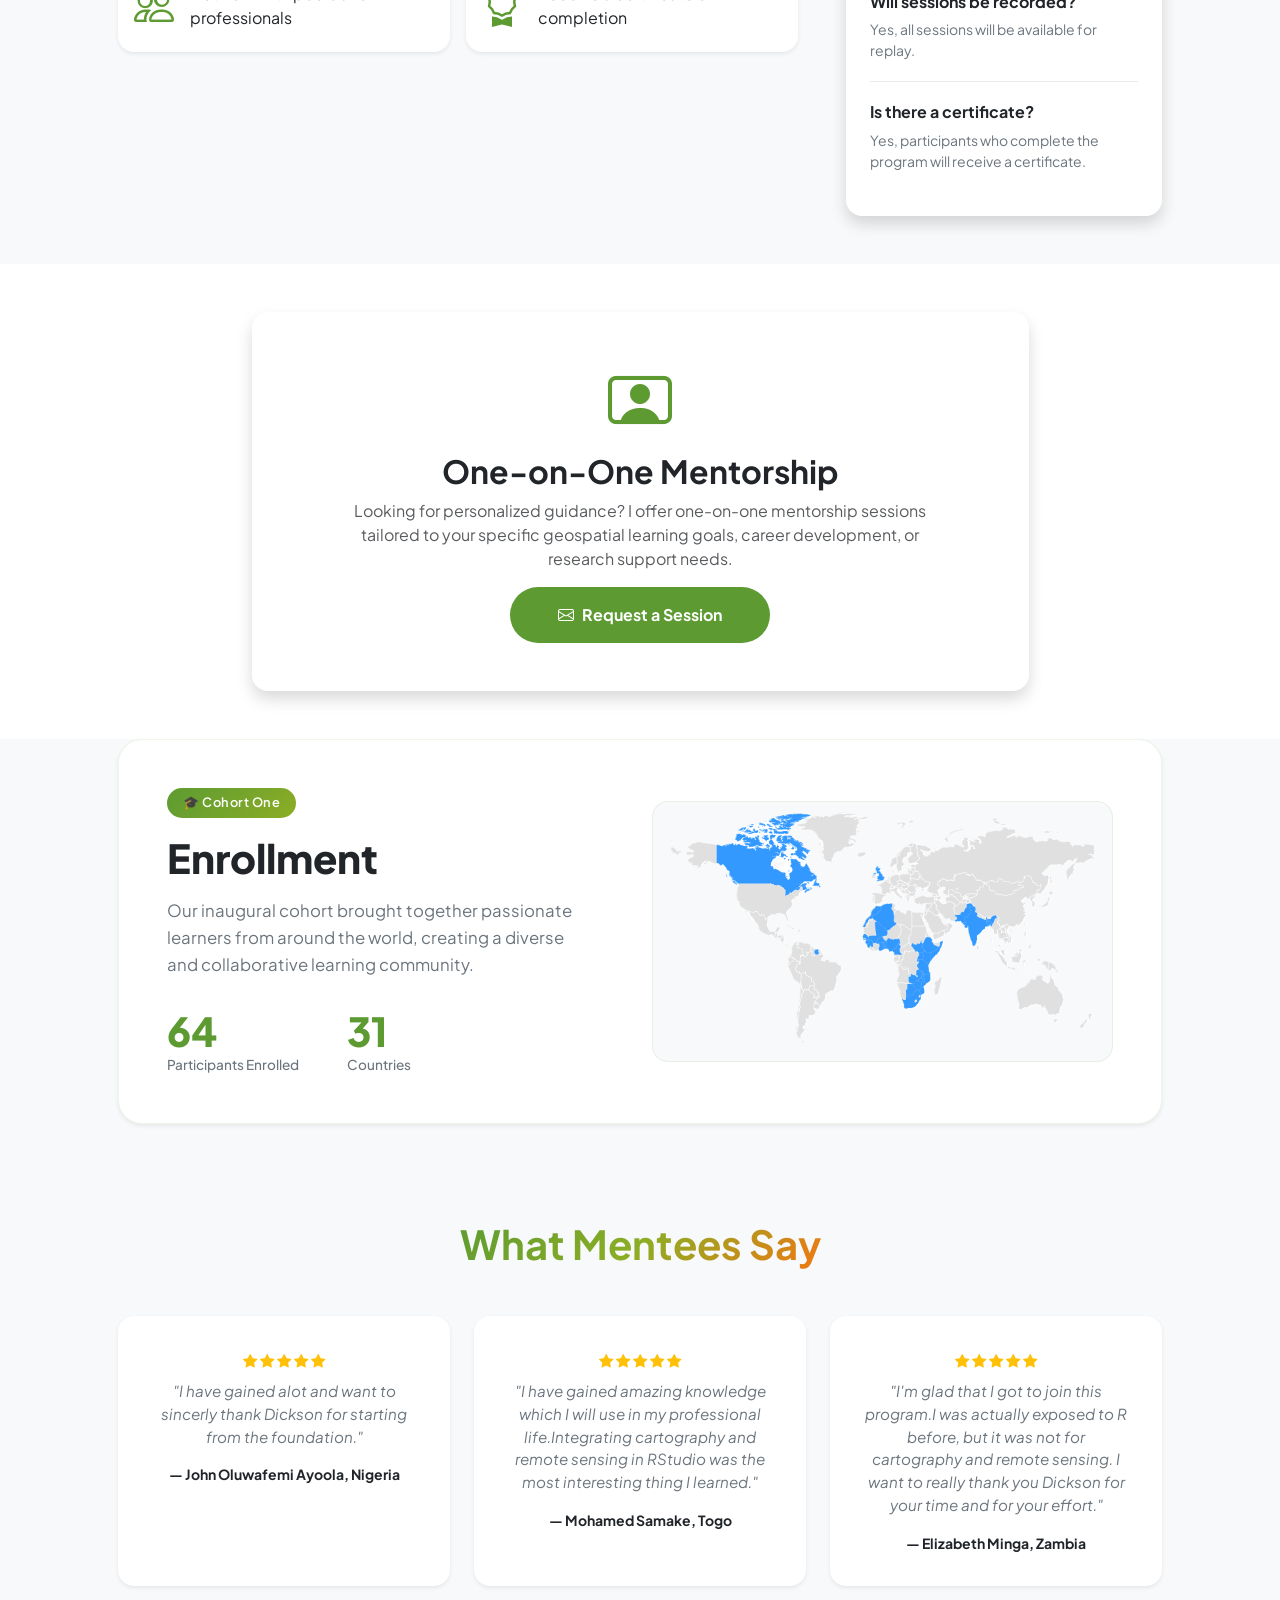
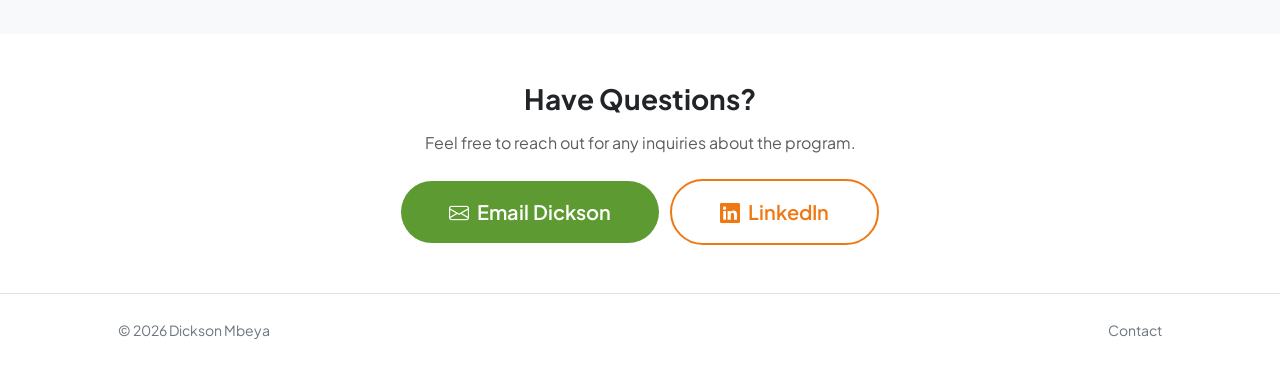
<file: r-mentorship.html>
<!DOCTYPE html>
<html lang="en">
    <head>
        <meta charset="utf-8" />
        <meta name="viewport" content="width=device-width, initial-scale=1, shrink-to-fit=no" />
        <meta name="description" content="R for GIS and Remote Sensing Mentorship Program – Learn geospatial analysis with R" />
        <meta name="author" content="Dickson Mbeya" />
        <title>R for GIS & Remote Sensing | Mentorship Program</title>
        <link rel="icon" type="image/x-icon" href="assets/favicon.ico" />
        <link rel="preconnect" href="https://fonts.googleapis.com" />
        <link rel="preconnect" href="https://fonts.gstatic.com" crossorigin />
        <link href="https://fonts.googleapis.com/css2?family=Plus+Jakarta+Sans:wght@100;200;300;400;500;600;700;800;900&display=swap" rel="stylesheet" />
        <link href="https://cdn.jsdelivr.net/npm/bootstrap-icons@1.8.1/font/bootstrap-icons.css" rel="stylesheet" />
        <link href="https://cdn.jsdelivr.net/npm/bootstrap@5.2.3/dist/css/bootstrap.min.css" rel="stylesheet" />
        <!-- External CSS -->
        <link href="css/mentorship-css.css" rel="stylesheet" />
    </head>
    <body class="d-flex flex-column h-100 bg-light">
        <main class="flex-shrink-0">
            <!-- Navigation -->
            <nav class="navbar navbar-expand-lg navbar-light bg-white py-3">
                <div class="container px-5">
                    <a class="navbar-brand d-flex align-items-center" href="index.html">
                        <img src="assets/logo.png" alt="R for GIS & Remote Sensing Logo" height="40" class="me-2">
                        <span class="fw-bolder text-primary">R for GIS & RS Mentorship Program</span></a>
                    <button class="navbar-toggler" type="button" data-bs-toggle="collapse" data-bs-target="#navbarSupportedContent" aria-controls="navbarSupportedContent" aria-expanded="false" aria-label="Toggle navigation">
                        <span class="navbar-toggler-icon"></span>
                    </button>
                    <div class="collapse navbar-collapse" id="navbarSupportedContent">
                        <ul class="navbar-nav ms-auto mb-2 mb-lg-0 small fw-bolder">
                            <li class="nav-item"><a class="nav-link" href="index.html">Home</a></li>
                            <li class="nav-item"><a class="nav-link" href="https://www.dicksonmbeya.com">About the mentor</a></li>
                            <li class="nav-item"><a class="nav-link" href="contact.html">Contact</a></li>
                        </ul>
                    </div>
                </div>
            </nav>

            <!-- Program Hero -->
            <section class="container px-5">
                <div class="program-hero text-center">
                    <span class="badge-closed mb-3" style="background-color: orange;">
                        <i class="bi bi-exclamation-circle me-1"></i> APPLICATIONS FOR 2026 PROGRAM NOW OPEN
                    </span>
                    <h1 class="display-4 fw-bolder"> <- R for GIS &amp; Remote Sensing Mentorship Program - 2026 Edition</h1>
                    <p class="lead mb-4">Transform R into a Geospatial Powerhouse</p>
                    <p class="mb-4 opacity-75" style="max-width: 700px; margin: 0 auto 1.5rem;">
                        Join the 3-week virtual mentorship program and learn how to use R for spatial data analysis, remote sensing, cartography, and geovisualization.
                    </p>
                    <div class="d-flex flex-wrap justify-content-center gap-3">
                        <span class="info-badge"><i class="bi bi-calendar-event me-2"></i>3 Weeks</span>
                        <span class="info-badge"><i class="bi bi-clock me-2"></i>Starts: TBA</span>
                        <span class="info-badge"><i class="bi bi-laptop me-2"></i>Online (Live + Assignments)</span>
                        <span class="info-badge"><i class="bi bi-people me-2"></i>25 Mentees</span>
                    </div>
                </div>
            </section>
            
            <!-- Main Content -->
            <section class="container px-5 mb-5">
                <div class="row gx-5">
                    <!-- Left Column: Curriculum -->
                    <div class="col-lg-8">
                        <!-- What You'll Learn -->
                        <div class="mb-5">
                            <h2 class="fw-bolder mb-4"><span class="text-gradient">🧭 What You'll Learn</span></h2>
                            <div class="row g-4" id="curriculumGrid">
                                <!-- Week 1 -->
                                <div class="col-md-6">
                                    <div class="week-card">
                                        <div class="d-flex align-items-center gap-3 mb-3">
                                            <span class="week-number">1</span>
                                            <h5 class="fw-bolder mb-0">Foundations of R</h5>
                                        </div>
                                        <ul class="list-unstyled mb-0">
                                            <li><i class="bi bi-check-circle-fill me-2"></i>R &amp; RStudio setup</li>
                                            <li><i class="bi bi-check-circle-fill me-2"></i>R basics &amp; spatial data types</li>
                                            <li><i class="bi bi-check-circle-fill me-2"></i>Coordinate Reference Systems (CRS)</li>
                                            <li><i class="bi bi-check-circle-fill me-2"></i>Basic mapping with <code>ggplot2</code> &amp; <code>sf</code></li>
                                        </ul>
                                    </div>
                                </div>
                                <!-- Week 2 -->
                                <div class="col-md-6">
                                    <div class="week-card">
                                        <div class="d-flex align-items-center gap-3 mb-3">
                                            <span class="week-number">2</span>
                                            <h5 class="fw-bolder mb-0">Vector Data Analysis</h5>
                                        </div>
                                        <ul class="list-unstyled mb-0">
                                            <li><i class="bi bi-check-circle-fill me-2"></i>Spatial joins, buffers, clipping</li>
                                            <li><i class="bi bi-check-circle-fill me-2"></i>Attribute queries &amp; thematic mapping with <code>tmap</code></li>
                                        </ul>
                                    </div>
                                </div>
                                <!-- Week 3 -->
                                <div class="col-md-6">
                                    <div class="week-card">
                                        <div class="d-flex align-items-center gap-3 mb-3">
                                            <span class="week-number">3</span>
                                            <h5 class="fw-bolder mb-0">Raster &amp; Remote Sensing</h5>
                                        </div>
                                        <ul class="list-unstyled mb-0">
                                            <li><i class="bi bi-check-circle-fill me-2"></i>Working with satellite imagery</li>
                                            <li><i class="bi bi-check-circle-fill me-2"></i>NDVI &amp; other spectral indices</li>
                                            <li><i class="bi bi-check-circle-fill me-2"></i>Image classification &amp; time series</li>
                                            <li><i class="bi bi-check-circle-fill me-2"></i>Google Earth Engine in R</li>
                                        </ul>
                                    </div>
                                </div>
                                <!-- Week 4 -->
                                <div class="col-md-6">
                                    <div class="week-card">
                                        <div class="d-flex align-items-center gap-3 mb-3">
                                            <span class="week-number">4</span>
                                            <h5 class="fw-bolder mb-0">Cartography &amp; Visualization</h5>
                                        </div>
                                        <ul class="list-unstyled mb-0">
                                            <li><i class="bi bi-check-circle-fill me-2"></i>Map styling, layout &amp; exporting</li>
                                            <li><i class="bi bi-check-circle-fill me-2"></i>Interactive maps with <code>leaflet</code></li>
                                        </ul>
                                    </div>
                                </div>
                                <!-- Week 5 -->
                                <div class="col-md-6">
                                    <div class="week-card">
                                        <div class="d-flex align-items-center gap-3 mb-3">
                                            <span class="week-number">5</span>
                                            <h5 class="fw-bolder mb-0">Capstone &amp; Career</h5>
                                        </div>
                                        <ul class="list-unstyled mb-0">
                                            <li><i class="bi bi-check-circle-fill me-2"></i>Final project presentations</li>
                                            <li><i class="bi bi-check-circle-fill me-2"></i>Publishing maps &amp; dashboards</li>
                                            <li><i class="bi bi-check-circle-fill me-2"></i>Career guidance in geospatial data science</li>
                                        </ul>
                                    </div>
                                </div>
                            </div>
                        </div>

                        <!-- Why Join -->
                        <div class="mb-5">
                            <h2 class="fw-bolder mb-4"><span class="text-gradient">🎯 Why Join?</span></h2>
                            <div class="row g-3">
                                <div class="col-sm-6">
                                    <div class="d-flex align-items-center gap-3 bg-white p-3 rounded-4 shadow-sm h-100">
                                        <i class="bi bi-person-check feature-icon-large"></i>
                                        <span>Learn from an experienced mentor</span>
                                    </div>
                                </div>
                                <div class="col-sm-6">
                                    <div class="d-flex align-items-center gap-3 bg-white p-3 rounded-4 shadow-sm h-100">
                                        <i class="bi bi-folder2-open feature-icon-large"></i>
                                        <span>Build a portfolio of geospatial projects</span>
                                    </div>
                                </div>
                                <div class="col-sm-6">
                                    <div class="d-flex align-items-center gap-3 bg-white p-3 rounded-4 shadow-sm h-100">
                                        <i class="bi bi-people feature-icon-large"></i>
                                        <span>Network with peers and professionals</span>
                                    </div>
                                </div>
                                <div class="col-sm-6">
                                    <div class="d-flex align-items-center gap-3 bg-white p-3 rounded-4 shadow-sm h-100">
                                        <i class="bi bi-award feature-icon-large"></i>
                                        <span>Receive a certificate of completion</span>
                                    </div>
                                </div>
                            </div>
                        </div>
                    </div>

                    <!-- Right Column: Sidebar -->
                    <div class="col-lg-4">
                        <!-- Mentor Card -->
                        <div class="card shadow border-0 rounded-4 mb-4">
                            <div class="card-body p-4">
                                <h5 class="fw-bolder mb-3", style="text-align: center;">Meet Your Mentor</h5>
                                <div class="mentor-card">
                                  <!--  <div class="mentor-avatar"><i class="bi bi-person"></i></div>-->
                                    <img src="assets/profile.png" alt="Dickson Mbeya" class="mentor-avatar-img" style="display: block; margin: 0 auto;>
                                    <h5 class="fw-bolder mb-1">Dickson Mbeya</h5>
                                    <p class="small text-muted">BSc, MSc.</p>
                                    <p class="small mb-2">Award-winning cartographer, Geospatial Educator &amp; GIS Specialist</p>
                                    <div class="d-flex flex-wrap justify-content-center gap-1">
                                        <span class="badge">GIS in R webinar</span>
                                        <span class="badge">GEE for beginners</span>
                                        <span class="badge">QGIS for beginners</span>
                                        <span class="badge">QGIS Mastery</span>
                                        <a href="https://www.dicksonmbeya.com" class="btn btn-primary btn-lg px-5 py-3 fs-6 fw-bolder" style="background: #5d9b32; border: none; transition: all 0.3s ease; border-radius: 50px; padding:0.75rem 2.5rem; font-weight: 600;">
                                            About the mentor
                                        </a>
                                    </div>
                                </div>
                            </div>
                        </div>

                        <!-- Apply / Status -->
                        <div class="card shadow border-0 rounded-4 mb-4">
                            <div class="card-body p-4 text-center">
                                <h5 class="fw-bolder mb-3">📝 Applications</h5>                        
                                <p class="small text-muted">Deadline: 17 September 2026</p>
                                <button class="btn btn-apply w-100"> <a href="https://forms.gle/Ego4WrgyazuYkWfh7" class="text-decoration-none text-white">Apply Here</a></button>
                            </div>
                        </div>

                        <!-- FAQs -->
                        <div class="card shadow border-0 rounded-4">
                            <div class="card-body p-4">
                                <h5 class="fw-bolder mb-3">❓ FAQs</h5>
                                <div class="faq-item">
                                    <h6>Do I need prior R experience?</h6>
                                    <p>Basic familiarity helps, but we'll guide you through the essentials.</p>
                                </div>
                                <div class="faq-item">
                                    <h6>Will sessions be recorded?</h6>
                                    <p>Yes, all sessions will be available for replay.</p>
                                </div>
                                <div class="faq-item">
                                    <h6>Is there a certificate?</h6>
                                    <p>Yes, participants who complete the program will receive a certificate.</p>
                                </div>
                            </div>
                        </div>
                    </div>
                </div>
            </section>

            <!-- One-on-One Mentorship Section -->
            <section class="py-5 bg-white one-on-one-section">
                <div class="container px-5">
                    <div class="row justify-content-center">
                        <div class="col-lg-10 col-xl-9">
                            <div class="card overflow-hidden shadow rounded-4 border-0">
                                <div class="card-body p-5 text-center">
                                    <div class="display-1"><i class="bi bi-person-video"></i></div>
                                    <h2 class="fw-bolder mt-3">One-on-One Mentorship</h2>
                                    <p class="text-muted mx-auto" style="max-width: 600px;">Looking for personalized guidance? I offer one-on-one mentorship sessions tailored to your specific geospatial learning goals, career development, or research support needs.</p>
                                    <a href="contact.html" class="btn btn-primary btn-lg px-5 py-3 fs-6 fw-bolder">
                                        <i class="bi bi-envelope me-2"></i>Request a Session
                                    </a>
                                </div>
                            </div>
                        </div>
                    </div>
                </div>
            </section>

<!-- Cohort One Enrollment Section -->
<section class="container px-5 mb-5">
    <div class="cohort-section">
        <div class="row g-4 align-items-center">
            <div class="col-lg-6">
                <div class="cohort-content">
                    <span class="cohort-badge">🎓 Cohort One</span>
                    <h2 class="cohort-title">Enrollment</h2>
                    <p class="cohort-description">Our inaugural cohort brought together passionate learners from around the world, creating a diverse and collaborative learning community.</p>
                    <div class="cohort-stats">
                        <div class="stat-item">
                            <span class="stat-number">64</span>
                            <span class="stat-label">Participants Enrolled</span>
                        </div>
                        <div class="stat-item">
                            <span class="stat-number">31</span>
                            <span class="stat-label">Countries</span>
                        </div>
                    </div>
                </div>
            </div>
            <div class="col-lg-6">
                <div class="cohort-map-container">
                    <img src="assets/cohortone-map.png" alt="Cohort One - 64 participants from 31 countries" class="cohort-map-image">
                </div>
            </div>
        </div>
    </div>
</section>


            <!-- Testimonial Section -->
            <section class="py-5 bg-light">
                <div class="container px-5">
                    <div class="text-center mb-5">
                        <h2 class="display-6 fw-bolder"><span class="text-gradient">What Mentees Say</span></h2>
                    </div>
                    <div class="row g-4 justify-content-center">
                        <div class="col-md-4">
                            <div class="testimonial-card">                                
                                <div class="mb-2">
                                    <i class="bi bi-star-fill"></i>
                                    <i class="bi bi-star-fill"></i>
                                    <i class="bi bi-star-fill"></i>
                                    <i class="bi bi-star-fill"></i>
                                    <i class="bi bi-star-fill"></i>
                                </div>
                                <p class="fst-italic">"I have gained alot and want to sincerly thank Dickson for starting from the foundation."</p>
                                <p class="fw-bolder mt-3 mb-0 small">— John Oluwafemi Ayoola, Nigeria</p>
                            </div>
                        </div>
                        <div class="col-md-4">
                            <div class="testimonial-card">                              
                                <div class="mb-2">
                                    <i class="bi bi-star-fill"></i>
                                    <i class="bi bi-star-fill"></i>
                                    <i class="bi bi-star-fill"></i>
                                    <i class="bi bi-star-fill"></i>
                                    <i class="bi bi-star-fill"></i>
                                </div>
                                <p class="fst-italic">"I have gained amazing knowledge which I will use in my professional life.Integrating cartography and remote sensing in RStudio was the most interesting thing I learned."</p>
                                <p class="fw-bolder mt-3 mb-0 small">— Mohamed Samake, Togo</p>
                            </div>
                        </div>
                        <div class="col-md-4">
                            <div class="testimonial-card">
                                <div class="mb-2">
                                    <i class="bi bi-star-fill"></i>
                                    <i class="bi bi-star-fill"></i>
                                    <i class="bi bi-star-fill"></i>
                                    <i class="bi bi-star-fill"></i>
                                    <i class="bi bi-star-fill"></i>
                                </div>
                                <p class="fst-italic">"I'm glad that I got to join this program.I was actually exposed to R before, but it was not for cartography and remote sensing. I want to really thank you Dickson for your time and for your effort."</p>
                                <p class="fw-bolder mt-3 mb-0 small">— Elizabeth Minga, Zambia</p>
                            </div>
                        </div>
                    </div>
                </div>
            </section>

            <!-- Contact / Footer CTA -->
            <section class="py-5 bg-white contact-cta-section">
                <div class="container px-5 text-center">
                    <h3 class="fw-bolder mb-3">Have Questions?</h3>
                    <p class="text-muted mb-4">Feel free to reach out for any inquiries about the program.</p>
                    <a href="mailto:dickmbeya@gmail.com" class="btn btn-primary btn-lg px-5 py-3 rounded-pill">
                        <i class="bi bi-envelope me-2"></i>Email Dickson
                    </a>
                    <a href="https://www.linkedin.com/in/dickson-mbeya" target="_blank" class="btn btn-outline-secondary btn-lg px-5 py-3 rounded-pill ms-2">
                        <i class="bi bi-linkedin me-2"></i>LinkedIn
                    </a>
                </div>
            </section>
        </main>

        <!-- Footer -->
        <footer class="bg-white py-4 mt-auto border-top">
            <div class="container px-5">
                <div class="row align-items-center justify-content-between flex-column flex-sm-row">
                    <div class="col-auto">
                        <div class="small m-0"> &copy; 2026 Dickson Mbeya</div>
                    </div>
                    <div class="col-auto">
                        <a class="small" href="contact.html">Contact</a>
                    </div>
                </div>
            </div>
        </footer>

        <!-- Bootstrap JS -->
        <script src="https://cdn.jsdelivr.net/npm/bootstrap@5.2.3/dist/js/bootstrap.bundle.min.js"></script>
    </body>
</html>
</file>
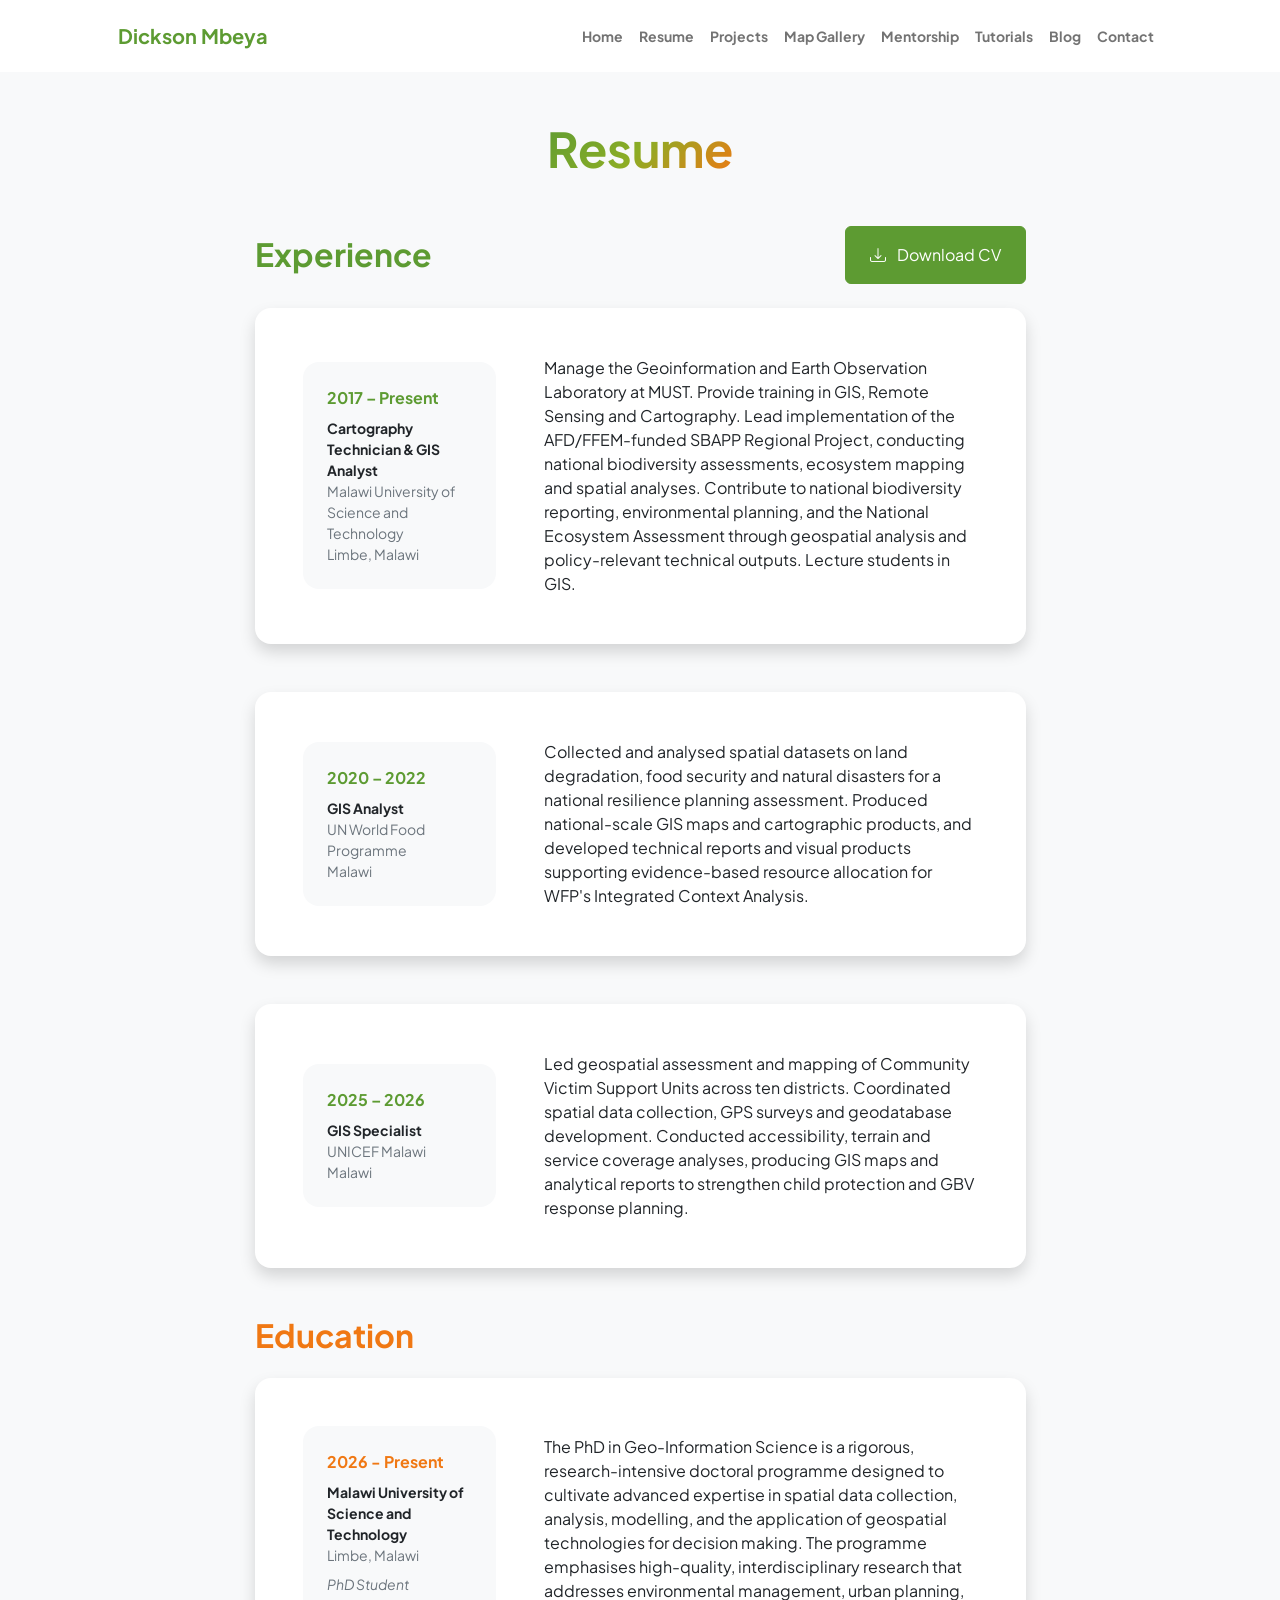
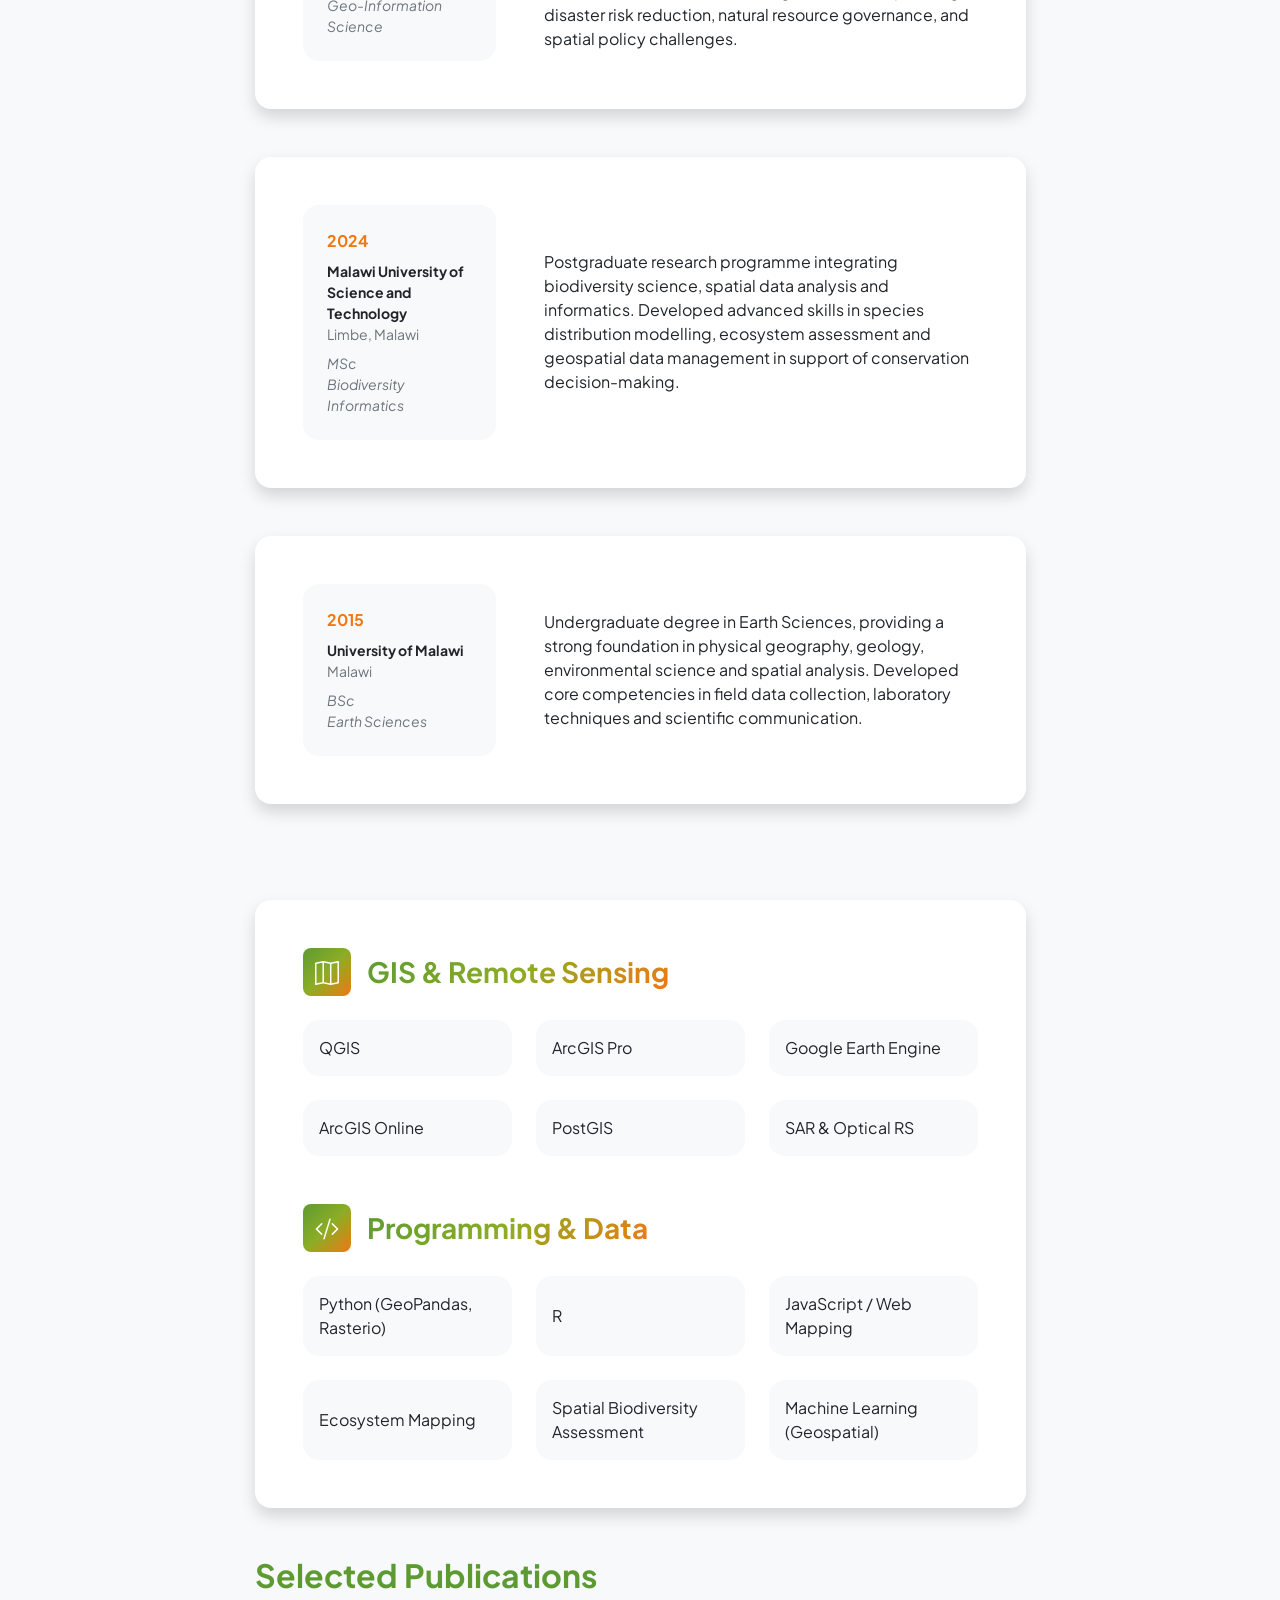
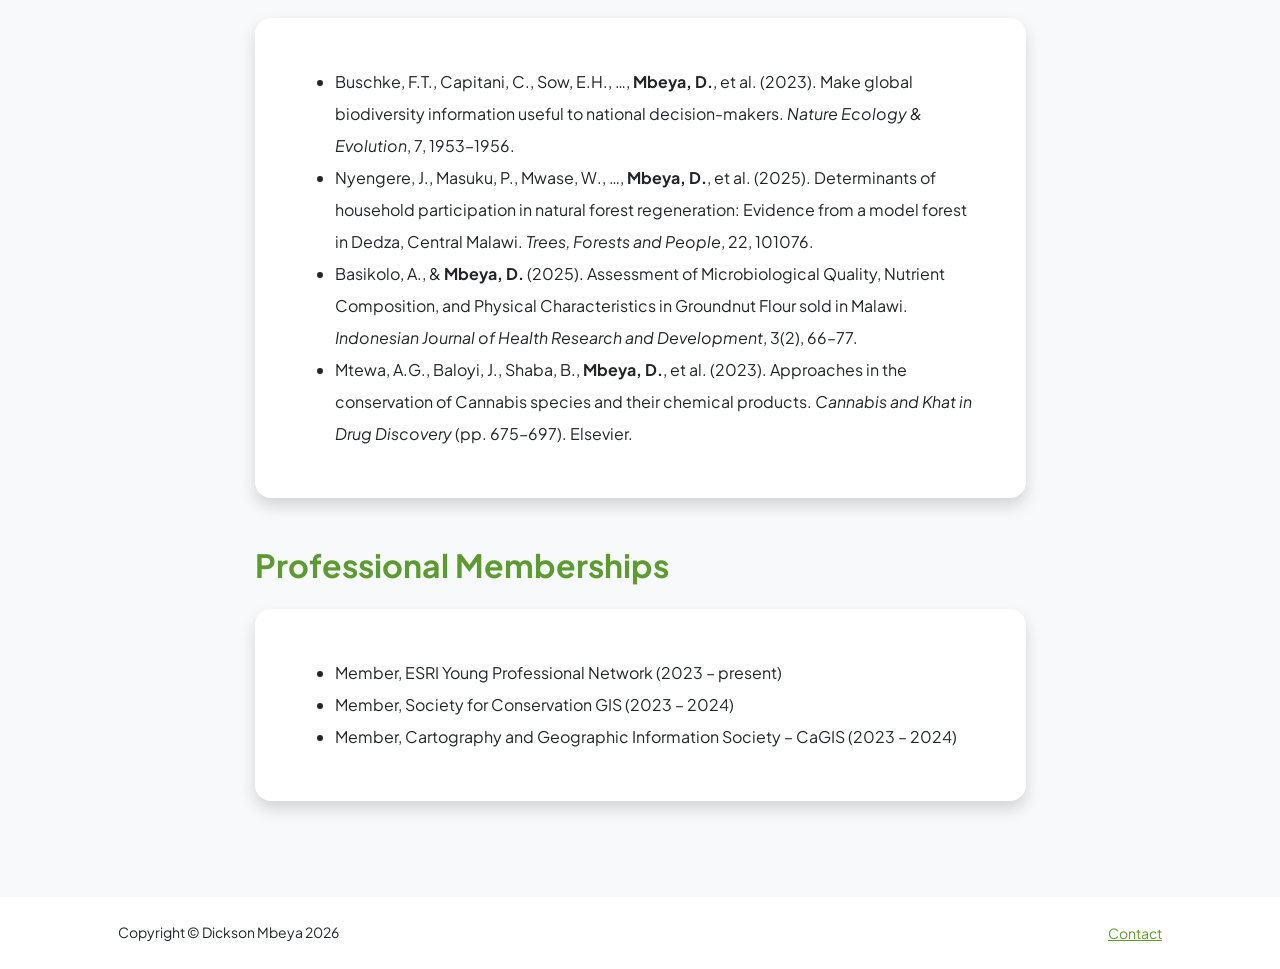
<file: resume.html>
<!DOCTYPE html>
<html lang="en">
    <head>
        <meta charset="utf-8" />
        <meta name="viewport" content="width=device-width, initial-scale=1, shrink-to-fit=no" />
        <meta name="description" content="Resume of Dickson Mbeya – Geospatial Expert" />
        <meta name="author" content="Dickson Mbeya" />
        <title>Resume | Dickson Mbeya</title>
        <link rel="icon" type="image/x-icon" href="assets/favicon.ico" />
        <link rel="preconnect" href="https://fonts.googleapis.com" />
        <link rel="preconnect" href="https://fonts.gstatic.com" crossorigin />
        <link href="https://fonts.googleapis.com/css2?family=Plus+Jakarta+Sans:wght@100;200;300;400;500;600;700;800;900&display=swap" rel="stylesheet" />
        <link href="https://cdn.jsdelivr.net/npm/bootstrap-icons@1.8.1/font/bootstrap-icons.css" rel="stylesheet" />
        <link href="css/styles.css" rel="stylesheet" />
    </head>
    <body class="d-flex flex-column h-100 bg-light">
        <main class="flex-shrink-0">
            <!-- Navigation-->
            <nav class="navbar navbar-expand-lg navbar-light bg-white py-3">
                <div class="container px-5">
                    <a class="navbar-brand" href="index.html"><span class="fw-bolder text-primary">Dickson Mbeya</span></a>
                    <button class="navbar-toggler" type="button" data-bs-toggle="collapse" data-bs-target="#navbarSupportedContent" aria-controls="navbarSupportedContent" aria-expanded="false" aria-label="Toggle navigation"><span class="navbar-toggler-icon"></span></button>
                    <div class="collapse navbar-collapse" id="navbarSupportedContent">
                        <ul class="navbar-nav ms-auto mb-2 mb-lg-0 small fw-bolder">
                            <li class="nav-item"><a class="nav-link" href="index.html">Home</a></li>
                            <li class="nav-item"><a class="nav-link" href="resume.html">Resume</a></li>
                            <li class="nav-item"><a class="nav-link" href="projects.html">Projects</a></li>
                            <li class="nav-item"><a class="nav-link" href="map-gallery.html">Map Gallery</a></li>
                            <li class="nav-item"><a class="nav-link" href="mentorship.html">Mentorship</a></li>
                            <li class="nav-item"><a class="nav-link" href="https://www.dicksonmbeya.com/rforgisrstutorials">Tutorials</a></li>
                            <li class="nav-item"><a class="nav-link" href="https://www.dicksonmbeya.com/blog">Blog</a></li>
                            <li class="nav-item"><a class="nav-link" href="contact.html">Contact</a></li>
                        </ul>
                    </div>
                </div>
            </nav>
            <!-- Page Content-->
            <div class="container px-5 my-5">
                <div class="text-center mb-5">
                    <h1 class="display-5 fw-bolder mb-0"><span class="text-gradient d-inline">Resume</span></h1>
                </div>
                <div class="row gx-5 justify-content-center">
                    <div class="col-lg-11 col-xl-9 col-xxl-8">

                        <!-- Experience Section-->
                        <section>
                            <div class="d-flex align-items-center justify-content-between mb-4">
                                <h2 class="text-primary fw-bolder mb-0">Experience</h2>
                                <a class="btn btn-primary px-4 py-3" href="assets/Dickson_Mbeya_CV.pdf">
                                    <div class="d-inline-block bi bi-download me-2"></div>
                                    Download CV
                                </a>
                            </div>

                            <!-- Experience Card 1-->
                            <div class="card shadow border-0 rounded-4 mb-5">
                                <div class="card-body p-5">
                                    <div class="row align-items-center gx-5">
                                        <div class="col text-center text-lg-start mb-4 mb-lg-0">
                                            <div class="bg-light p-4 rounded-4">
                                                <div class="text-primary fw-bolder mb-2">2017 – Present</div>
                                                <div class="small fw-bolder">Cartography Technician &amp; GIS Analyst</div>
                                                <div class="small text-muted">Malawi University of Science and Technology</div>
                                                <div class="small text-muted">Limbe, Malawi</div>
                                            </div>
                                        </div>
                                        <div class="col-lg-8">
                                            <div>Manage the Geoinformation and Earth Observation Laboratory at MUST. Provide training in GIS, Remote Sensing and Cartography. Lead implementation of the AFD/FFEM-funded SBAPP Regional Project, conducting national biodiversity assessments, ecosystem mapping and spatial analyses. Contribute to national biodiversity reporting, environmental planning, and the National Ecosystem Assessment through geospatial analysis and policy-relevant technical outputs. Lecture students in GIS.</div>
                                        </div>
                                    </div>
                                </div>
                            </div>

                            <!-- Experience Card 2-->
                            <div class="card shadow border-0 rounded-4 mb-5">
                                <div class="card-body p-5">
                                    <div class="row align-items-center gx-5">
                                        <div class="col text-center text-lg-start mb-4 mb-lg-0">
                                            <div class="bg-light p-4 rounded-4">
                                                <div class="text-primary fw-bolder mb-2">2020 – 2022</div>
                                                <div class="small fw-bolder">GIS Analyst</div>
                                                <div class="small text-muted">UN World Food Programme</div>
                                                <div class="small text-muted">Malawi</div>
                                            </div>
                                        </div>
                                        <div class="col-lg-8">
                                            <div>Collected and analysed spatial datasets on land degradation, food security and natural disasters for a national resilience planning assessment. Produced national-scale GIS maps and cartographic products, and developed technical reports and visual products supporting evidence-based resource allocation for WFP's Integrated Context Analysis.</div>
                                        </div>
                                    </div>
                                </div>
                            </div>

                            <!-- Experience Card 3-->
                            <div class="card shadow border-0 rounded-4 mb-5">
                                <div class="card-body p-5">
                                    <div class="row align-items-center gx-5">
                                        <div class="col text-center text-lg-start mb-4 mb-lg-0">
                                            <div class="bg-light p-4 rounded-4">
                                                <div class="text-primary fw-bolder mb-2">2025 – 2026</div>
                                                <div class="small fw-bolder">GIS Specialist</div>
                                                <div class="small text-muted">UNICEF Malawi</div>
                                                <div class="small text-muted">Malawi</div>
                                            </div>
                                        </div>
                                        <div class="col-lg-8">
                                            <div>Led geospatial assessment and mapping of Community Victim Support Units across ten districts. Coordinated spatial data collection, GPS surveys and geodatabase development. Conducted accessibility, terrain and service coverage analyses, producing GIS maps and analytical reports to strengthen child protection and GBV response planning.</div>
                                        </div>
                                    </div>
                                </div>
                            </div>
                        </section>

                        <!-- Education Section-->
                        <section>
                            <h2 class="text-secondary fw-bolder mb-4">Education</h2>
                           <!-- Education Card o-->
                            <div class="card shadow border-0 rounded-4 mb-5">
                                <div class="card-body p-5">
                                    <div class="row align-items-center gx-5">
                                        <div class="col text-center text-lg-start mb-4 mb-lg-0">
                                            <div class="bg-light p-4 rounded-4">
                                                <div class="text-secondary fw-bolder mb-2">2026 - Present</div>
                                                <div class="mb-2">
                                                    <div class="small fw-bolder">Malawi University of Science and Technology</div>
                                                    <div class="small text-muted">Limbe, Malawi</div>
                                                </div>
                                                <div class="fst-italic">
                                                    <div class="small text-muted">PhD Student</div>
                                                    <div class="small text-muted">Geo-Information Science</div>
                                                </div>
                                            </div>
                                        </div>
                                        <div class="col-lg-8">
                                            <div>The PhD in Geo-Information Science is a rigorous, research-intensive doctoral programme designed to cultivate advanced expertise in spatial data collection, analysis, modelling, and the application of geospatial technologies for decision making. The programme emphasises high-quality, interdisciplinary research that addresses environmental management, urban planning, disaster risk reduction, natural resource governance, and spatial policy challenges.</div>
                                        </div>
                                    </div>
                                </div>
                            </div>

                            <!-- Education Card 1-->
                            <div class="card shadow border-0 rounded-4 mb-5">
                                <div class="card-body p-5">
                                    <div class="row align-items-center gx-5">
                                        <div class="col text-center text-lg-start mb-4 mb-lg-0">
                                            <div class="bg-light p-4 rounded-4">
                                                <div class="text-secondary fw-bolder mb-2">2024</div>
                                                <div class="mb-2">
                                                    <div class="small fw-bolder">Malawi University of Science and Technology</div>
                                                    <div class="small text-muted">Limbe, Malawi</div>
                                                </div>
                                                <div class="fst-italic">
                                                    <div class="small text-muted">MSc</div>
                                                    <div class="small text-muted">Biodiversity Informatics</div>
                                                </div>
                                            </div>
                                        </div>
                                        <div class="col-lg-8">
                                            <div>Postgraduate research programme integrating biodiversity science, spatial data analysis and informatics. Developed advanced skills in species distribution modelling, ecosystem assessment and geospatial data management in support of conservation decision-making.</div>
                                        </div>
                                    </div>
                                </div>
                            </div>

                            <!-- Education Card 2-->
                            <div class="card shadow border-0 rounded-4 mb-5">
                                <div class="card-body p-5">
                                    <div class="row align-items-center gx-5">
                                        <div class="col text-center text-lg-start mb-4 mb-lg-0">
                                            <div class="bg-light p-4 rounded-4">
                                                <div class="text-secondary fw-bolder mb-2">2015</div>
                                                <div class="mb-2">
                                                    <div class="small fw-bolder">University of Malawi</div>
                                                    <div class="small text-muted">Malawi</div>
                                                </div>
                                                <div class="fst-italic">
                                                    <div class="small text-muted">BSc</div>
                                                    <div class="small text-muted">Earth Sciences</div>
                                                </div>
                                            </div>
                                        </div>
                                        <div class="col-lg-8">
                                            <div>Undergraduate degree in Earth Sciences, providing a strong foundation in physical geography, geology, environmental science and spatial analysis. Developed core competencies in field data collection, laboratory techniques and scientific communication.</div>
                                        </div>
                                    </div>
                                </div>
                            </div>
                        </section>

                        <div class="pb-5"></div>

                        <!-- Skills Section-->
                        <section>
                            <div class="card shadow border-0 rounded-4 mb-5">
                                <div class="card-body p-5">
                                    <!-- GIS & Remote Sensing Tools-->
                                    <div class="mb-5">
                                        <div class="d-flex align-items-center mb-4">
                                            <div class="feature bg-primary bg-gradient-primary-to-secondary text-white rounded-3 me-3"><i class="bi bi-map"></i></div>
                                            <h3 class="fw-bolder mb-0"><span class="text-gradient d-inline">GIS &amp; Remote Sensing</span></h3>
                                        </div>
                                        <div class="row row-cols-1 row-cols-md-3 mb-4">
                                            <div class="col mb-4 mb-md-0"><div class="d-flex align-items-center bg-light rounded-4 p-3 h-100">QGIS</div></div>
                                            <div class="col mb-4 mb-md-0"><div class="d-flex align-items-center bg-light rounded-4 p-3 h-100">ArcGIS Pro</div></div>
                                            <div class="col"><div class="d-flex align-items-center bg-light rounded-4 p-3 h-100">Google Earth Engine</div></div>
                                        </div>
                                        <div class="row row-cols-1 row-cols-md-3">
                                            <div class="col mb-4 mb-md-0"><div class="d-flex align-items-center bg-light rounded-4 p-3 h-100">ArcGIS Online</div></div>
                                            <div class="col mb-4 mb-md-0"><div class="d-flex align-items-center bg-light rounded-4 p-3 h-100">PostGIS</div></div>
                                            <div class="col"><div class="d-flex align-items-center bg-light rounded-4 p-3 h-100">SAR &amp; Optical RS</div></div>
                                        </div>
                                    </div>
                                    <!-- Programming & Data-->
                                    <div class="mb-0">
                                        <div class="d-flex align-items-center mb-4">
                                            <div class="feature bg-primary bg-gradient-primary-to-secondary text-white rounded-3 me-3"><i class="bi bi-code-slash"></i></div>
                                            <h3 class="fw-bolder mb-0"><span class="text-gradient d-inline">Programming &amp; Data</span></h3>
                                        </div>
                                        <div class="row row-cols-1 row-cols-md-3 mb-4">
                                            <div class="col mb-4 mb-md-0"><div class="d-flex align-items-center bg-light rounded-4 p-3 h-100">Python (GeoPandas, Rasterio)</div></div>
                                            <div class="col mb-4 mb-md-0"><div class="d-flex align-items-center bg-light rounded-4 p-3 h-100">R</div></div>
                                            <div class="col"><div class="d-flex align-items-center bg-light rounded-4 p-3 h-100">JavaScript / Web Mapping</div></div>
                                        </div>
                                        <div class="row row-cols-1 row-cols-md-3">
                                            <div class="col mb-4 mb-md-0"><div class="d-flex align-items-center bg-light rounded-4 p-3 h-100">Ecosystem Mapping</div></div>
                                            <div class="col mb-4 mb-md-0"><div class="d-flex align-items-center bg-light rounded-4 p-3 h-100">Spatial Biodiversity Assessment</div></div>
                                            <div class="col"><div class="d-flex align-items-center bg-light rounded-4 p-3 h-100">Machine Learning (Geospatial)</div></div>
                                        </div>
                                    </div>
                                </div>
                            </div>
                        </section>

                        <!-- Publications Section-->
                        <section>
                            <h2 class="text-primary fw-bolder mb-4">Selected Publications</h2>
                            <div class="card shadow border-0 rounded-4 mb-5">
                                <div class="card-body p-5">
                                    <ul class="mb-0" style="line-height:2">
                                        <li>Buschke, F.T., Capitani, C., Sow, E.H., …, <strong>Mbeya, D.</strong>, et al. (2023). Make global biodiversity information useful to national decision-makers. <em>Nature Ecology &amp; Evolution</em>, 7, 1953–1956.</li>
                                        <li>Nyengere, J., Masuku, P., Mwase, W., …, <strong>Mbeya, D.</strong>, et al. (2025). Determinants of household participation in natural forest regeneration: Evidence from a model forest in Dedza, Central Malawi. <em>Trees, Forests and People</em>, 22, 101076.</li>
                                        <li>Basikolo, A., &amp; <strong>Mbeya, D.</strong> (2025). Assessment of Microbiological Quality, Nutrient Composition, and Physical Characteristics in Groundnut Flour sold in Malawi. <em>Indonesian Journal of Health Research and Development</em>, 3(2), 66–77.</li>
                                        <li>Mtewa, A.G., Baloyi, J., Shaba, B., <strong>Mbeya, D.</strong>, et al. (2023). Approaches in the conservation of Cannabis species and their chemical products. <em>Cannabis and Khat in Drug Discovery</em> (pp. 675–697). Elsevier.</li>
                                    </ul>
                                </div>
                            </div>
                        </section>

                        <!-- Professional Memberships-->
                        <section>
                            <h2 class="text-primary fw-bolder mb-4">Professional Memberships</h2>
                            <div class="card shadow border-0 rounded-4 mb-5">
                                <div class="card-body p-5">
                                    <ul class="mb-0" style="line-height:2">
                                        <li>Member, ESRI Young Professional Network (2023 – present)</li>
                                        <li>Member, Society for Conservation GIS (2023 – 2024)</li>
                                        <li>Member, Cartography and Geographic Information Society – CaGIS (2023 – 2024)</li>
                                    </ul>
                                </div>
                            </div>
                        </section>

                    </div>
                </div>
            </div>
        </main>
        <!-- Footer-->
        <footer class="bg-white py-4 mt-auto">
            <div class="container px-5">
                <div class="row align-items-center justify-content-between flex-column flex-sm-row">
                    <div class="col-auto"><div class="small m-0">Copyright &copy; Dickson Mbeya 2026</div></div>
                    <div class="col-auto">
                        <a class="small" href="contact.html">Contact</a>
                    </div>
                </div>
            </div>
        </footer>
        <script src="https://cdn.jsdelivr.net/npm/bootstrap@5.2.3/dist/js/bootstrap.bundle.min.js"></script>
        <script src="js/scripts.js"></script>
    </body>
</html>
</file>
<file: projects/assets/css/noscript.css>
/*
	Twenty by HTML5 UP
	html5up.net | @ajlkn
	Free for personal and commercial use under the CCA 3.0 license (html5up.net/license)
*/

/* Banner */

	#banner .inner {
		opacity: 1;
	}
</file>
<file: css/mentorship-css.css>
/* ============================================
   R for GIS and Remote Sensing Mentorship Program
   External CSS
   ============================================ */

/* ---------- Base Styles ---------- */
body {
    font-family: 'Plus Jakarta Sans', sans-serif;
    background-color: #f8f9fa;
}

/* ---------- Navigation ---------- */
.navbar-brand {
    font-weight: 700;
}
.text-primary {
    color: #5d9b32 !important;
}
.navbar-nav .nav-link {
    font-weight: 600;
    font-size: 0.875rem;
}
.navbar-nav .nav-link:hover {
    color: #5d9b32 !important;
}

/* ---------- Program Hero ---------- */
.program-hero {
    background: linear-gradient(135deg, #5d9b32 0%, #8cad25 50%, #f07813 100%);
    color: #ffffff;
    padding: 4rem 2rem;
    border-radius: 1.5rem;
    margin-bottom: 3rem;
}

.program-hero h1 {
    font-size: 3rem;
    font-weight: 800;
    color: #ffffff;
}

.program-hero .lead {
    color: #ffffff;
    font-size: 1.25rem;
}

.program-hero .opacity-75 {
    opacity: 0.85;
}

.program-hero .badge-closed {
    background-color: rgba(255, 255, 255, 0.2);
    color: #ffffff;
    font-size: 1rem;
    padding: 0.5rem 1.5rem;
    border-radius: 50px;
    backdrop-filter: blur(4px);
    -webkit-backdrop-filter: blur(4px);
    border: 1px solid rgba(255, 255, 255, 0.3);
    display: inline-block;
}

.program-hero .info-badge {
    background-color: rgba(255, 255, 255, 0.25);
    padding: 0.5rem 1.5rem;
    border-radius: 50px;
    color: #ffffff;
    font-size: 0.875rem;
}

.program-hero .info-badge i {
    margin-right: 0.5rem;
}


/* ---------- Cohort Section ---------- */
.cohort-section {
    background: #ffffff;
    border-radius: 1.5rem;
    padding: 3rem;
    box-shadow: 0 0.125rem 0.25rem rgba(0, 0, 0, 0.075);
    border: 1px solid rgba(93, 155, 50, 0.1);
}

.cohort-badge {
    display: inline-block;
    background: linear-gradient(135deg, #5d9b32, #8cad25);
    color: #ffffff;
    font-size: 0.8rem;
    font-weight: 600;
    padding: 0.35rem 1rem;
    border-radius: 50px;
    margin-bottom: 1rem;
    letter-spacing: 0.5px;
}

.cohort-title {
    font-size: 2.5rem;
    font-weight: 800;
    color: #212529;
    margin-bottom: 1rem;
}

.cohort-title span {
    background: linear-gradient(135deg, #5d9b32, #f07813);
    -webkit-background-clip: text;
    -webkit-text-fill-color: transparent;
    background-clip: text;
}

.cohort-description {
    color: #6c757d;
    font-size: 1.05rem;
    line-height: 1.6;
    margin-bottom: 2rem;
    max-width: 90%;
}

.cohort-stats {
    display: flex;
    gap: 3rem;
}

.cohort-stats .stat-item {
    text-align: left;
}

.cohort-stats .stat-number {
    display: block;
    font-size: 2.5rem;
    font-weight: 800;
    color: #5d9b32;
    line-height: 1;
}

.cohort-stats .stat-label {
    display: block;
    font-size: 0.85rem;
    color: #6c757d;
    font-weight: 500;
    margin-top: 0.25rem;
}

/* ---------- Cohort Section ---------- */
.cohort-section {
    background: #ffffff;
    border-radius: 1.5rem;
    padding: 3rem;
    box-shadow: 0 0.125rem 0.25rem rgba(0, 0, 0, 0.075);
    border: 1px solid rgba(93, 155, 50, 0.1);
}

.cohort-badge {
    display: inline-block;
    background: linear-gradient(135deg, #5d9b32, #8cad25);
    color: #ffffff;
    font-size: 0.8rem;
    font-weight: 600;
    padding: 0.35rem 1rem;
    border-radius: 50px;
    margin-bottom: 1rem;
    letter-spacing: 0.5px;
}

.cohort-title {
    font-size: 2.5rem;
    font-weight: 800;
    color: #212529;
    margin-bottom: 1rem;
}

.cohort-description {
    color: #6c757d;
    font-size: 1.05rem;
    line-height: 1.6;
    margin-bottom: 2rem;
    max-width: 90%;
}

.cohort-stats {
    display: flex;
    gap: 3rem;
}

.cohort-stats .stat-item {
    text-align: left;
}

.cohort-stats .stat-number {
    display: block;
    font-size: 2.5rem;
    font-weight: 800;
    color: #5d9b32;
    line-height: 1;
}

.cohort-stats .stat-label {
    display: block;
    font-size: 0.85rem;
    color: #6c757d;
    font-weight: 500;
    margin-top: 0.25rem;
}

/* ---------- Cohort Map Image ---------- */
.cohort-map-container {
    display: flex;
    align-items: center;
    justify-content: center;
    width: 100%;
    border-radius: 1rem;
    overflow: hidden;
    background: #f8f9fa;
    border: 1px solid rgba(93, 155, 50, 0.1);
}

.cohort-map-image {
    width: 100%;
    height: auto;
    display: block;
    object-fit: contain;
    transition: transform 0.3s ease;
}

.cohort-map-image:hover {
    transform: scale(1.01);
}

/* ---------- Cohort Responsive ---------- */
@media (max-width: 992px) {
    .cohort-section {
        padding: 2rem;
    }

    .cohort-title {
        font-size: 2rem;
    }

    .cohort-description {
        max-width: 100%;
    }

    .cohort-stats {
        gap: 2rem;
    }
}

@media (max-width: 768px) {
    .cohort-section {
        padding: 1.5rem;
        border-radius: 1rem;
    }

    .cohort-title {
        font-size: 1.6rem;
    }

    .cohort-description {
        font-size: 0.95rem;
    }

    .cohort-stats {
        gap: 1.5rem;
    }

    .cohort-stats .stat-number {
        font-size: 2rem;
    }

    .cohort-stats .stat-label {
        font-size: 0.75rem;
    }

    .cohort-map-container {
        margin-top: 1.5rem;
    }
}

@media (max-width: 576px) {
    .cohort-section {
        padding: 1.25rem;
        border-radius: 0.75rem;
    }

    .cohort-title {
        font-size: 1.4rem;
    }

    .cohort-stats {
        gap: 1rem;
        flex-wrap: wrap;
    }

    .cohort-stats .stat-number {
        font-size: 1.6rem;
    }

    .cohort-badge {
        font-size: 0.7rem;
        padding: 0.25rem 0.75rem;
    }
}

/* ---------- Cohort Responsive ---------- */
@media (max-width: 992px) {
    .cohort-section {
        padding: 2rem;
    }

    .cohort-title {
        font-size: 2rem;
    }

    .cohort-description {
        max-width: 100%;
    }

    .cohort-stats {
        gap: 2rem;
    }

    .map-visual {
        max-width: 100%;
        height: 200px;
    }
}

@media (max-width: 768px) {
    .cohort-section {
        padding: 1.5rem;
        border-radius: 1rem;
    }

    .cohort-title {
        font-size: 1.6rem;
    }

    .cohort-description {
        font-size: 0.95rem;
    }

    .cohort-stats {
        gap: 1.5rem;
    }

    .cohort-stats .stat-number {
        font-size: 2rem;
    }

    .cohort-stats .stat-label {
        font-size: 0.75rem;
    }

    .cohort-map-placeholder {
        min-height: 180px;
        margin-top: 1.5rem;
    }

    .map-visual {
        height: 180px;
    }

    .map-visual .globe-icon {
        font-size: 3.5rem;
    }

    .map-visual .map-label {
        padding: 0.5rem 1rem;
        bottom: 12px;
        right: 12px;
    }

    .map-visual .label-number {
        font-size: 1.2rem;
    }

    .map-visual .dot {
        width: 8px;
        height: 8px;
    }
}

@media (max-width: 576px) {
    .cohort-section {
        padding: 1.25rem;
        border-radius: 0.75rem;
    }

    .cohort-title {
        font-size: 1.4rem;
    }

    .cohort-stats {
        gap: 1rem;
        flex-wrap: wrap;
    }

    .cohort-stats .stat-number {
        font-size: 1.6rem;
    }

    .cohort-badge {
        font-size: 0.7rem;
        padding: 0.25rem 0.75rem;
    }

    .map-visual {
        height: 150px;
    }

    .map-visual .globe-icon {
        font-size: 2.5rem;
    }

    .map-visual .dot {
        width: 6px;
        height: 6px;
    }
}

/* ---------- Text Gradient ---------- */
.text-gradient {
    background: linear-gradient(135deg, #5d9b32 0%, #8cad25 50%, #f07813 100%);
    -webkit-background-clip: text;
    -webkit-text-fill-color: transparent;
    background-clip: text;
}

/* ---------- Week Cards ---------- */
.week-card {
    border-left: 4px solid #5d9b32;
    transition: transform 0.2s ease, box-shadow 0.2s ease;
    cursor: default;
    background: #ffffff;
    border-radius: 1rem;
    padding: 1.5rem;
    height: 100%;
    box-shadow: 0 0.125rem 0.25rem rgba(0, 0, 0, 0.075);
}

.week-card:hover {
    transform: translateY(-4px);
    box-shadow: 0 10px 30px rgba(0, 0, 0, 0.08) !important;
}

.week-card .week-number {
    background: #5d9b32;
    color: #ffffff;
    width: 36px;
    height: 36px;
    display: flex;
    align-items: center;
    justify-content: center;
    border-radius: 50%;
    font-weight: 700;
    font-size: 0.9rem;
    flex-shrink: 0;
}

.week-card code {
    background: #e9ecef;
    padding: 0.1rem 0.4rem;
    border-radius: 4px;
    font-size: 0.8rem;
    color: #5d9b32;
}

.week-card ul li {
    margin-bottom: 0.5rem;
    font-size: 0.875rem;
    color: #6c757d;
}

.week-card ul li:last-child {
    margin-bottom: 0;
}

.week-card ul li i {
    color: #5d9b32;
}

/* ---------- Feature Icons ---------- */
.feature-icon-large {
    font-size: 2.5rem;
    color: #5d9b32;
    flex-shrink: 0;
}

/* ---------- Apply Button ---------- */
.btn-apply {
    background: #f07813;
    border: none;
    color: #ffffff;
    font-weight: 600;
    padding: 0.75rem 2.5rem;
    border-radius: 50px;
    transition: all 0.3s ease;
}

.btn-apply:hover:not(:disabled) {
    background: #d96a0f;
    transform: scale(1.02);
    color: #ffffff;
}

.btn-apply:disabled {
    opacity: 0.6;
    cursor: not-allowed;
    transform: none;
}

/* ---------- FAQ Items ---------- */
.faq-item {
    border-bottom: 1px solid #e9ecef;
    padding: 1.25rem 0;
}

.faq-item:last-child {
    border-bottom: none;
}

.faq-item h6 {
    font-weight: 700;
    color: #212529;
    margin-bottom: 0.5rem;
}

.faq-item p {
    margin-bottom: 0;
    color: #6c757d;
    font-size: 0.875rem;
}

/* ---------- Mentor Card ---------- */
.mentor-card {
    background: #f8f9fa;
    border-radius: 1rem;
    padding: 2rem;
    text-align: center;
}

.mentor-card .mentor-avatar {
    width: 100px;
    height: 100px;
    background: linear-gradient(135deg, #5d9b32, #f07813);
    border-radius: 50%;
    display: flex;
    align-items: center;
    justify-content: center;
    margin: 0 auto 1rem;
    overflow: hidden;
    flex-shrink: 0;
}

.mentor-card .mentor-avatar-img {
    width: 50%;
    height: 50%;
    object-fit: cover;
    display: block;
    align-items: center;
}

.mentor-card .mentor-avatar i {
    font-size: 2.5rem;
    color: #ffffff;
}

.mentor-card .badge {
    font-weight: 400;
    padding: 0.35rem 0.75rem;
    border-radius: 50px;
    background-color: #e9ecef;
    color: #212529;
    font-size: 0.75rem;
}

/* ---------- One-on-One Mentorship Section ---------- */
.one-on-one-section .card {
    transition: transform 0.3s ease, box-shadow 0.3s ease;
    border-radius: 1rem;
    overflow: hidden;
}

.one-on-one-section .card:hover {
    transform: translateY(-6px);
    box-shadow: 0 20px 40px rgba(0, 0, 0, 0.12) !important;
}

.one-on-one-section .display-1 {
    color: #5d9b32;
    font-size: 4rem;
}

.one-on-one-section .btn-primary {
    background: #5d9b32;
    border: none;
    transition: all 0.3s ease;
    border-radius: 50px;
    padding: 0.75rem 2.5rem;
    font-weight: 600;
}

.one-on-one-section .btn-primary:hover {
    background: #4a7d28;
    transform: scale(1.02);
}

/* ---------- Testimonial Styles ---------- */
.testimonial-card {
    background: #ffffff;
    padding: 2rem;
    border-radius: 1rem;
    height: 100%;
    text-align: center;
    transition: transform 0.3s ease, box-shadow 0.3s ease;
    box-shadow: 0 0.125rem 0.25rem rgba(0, 0, 0, 0.075);
}

.testimonial-card:hover {
    transform: translateY(-6px);
    box-shadow: 0 12px 30px rgba(0, 0, 0, 0.08) !important;
}

.testimonial-card .rounded-circle {
    border: 3px solid #5d9b32;
    box-shadow: 0 4px 12px rgba(93, 155, 50, 0.2);
    width: 80px;
    height: 80px;
    object-fit: cover;
}

.testimonial-card .bi-star-fill {
    font-size: 0.9rem;
    color: #ffc107;
}

.testimonial-card .fst-italic {
    font-size: 0.95rem;
    color: #6c757d;
    flex-grow: 1;
}

.testimonial-card .fw-bolder {
    font-size: 0.875rem;
}

/* ---------- Contact CTA Section ---------- */
.contact-cta-section .btn-primary {
    background: #5d9b32;
    border: none;
    transition: all 0.3s ease;
    border-radius: 50px;
    padding: 0.75rem 2.5rem;
    font-weight: 600;
}

.contact-cta-section .btn-primary:hover {
    background: #4a7d28;
    transform: scale(1.02);
}

.contact-cta-section .btn-outline-secondary {
    border: 2px solid #f07813;
    color: #f07813;
    transition: all 0.3s ease;
    border-radius: 50px;
    padding: 0.75rem 2.5rem;
    font-weight: 600;
}

.contact-cta-section .btn-outline-secondary:hover {
    background: #f07813;
    border-color: #f07813;
    color: #ffffff;
    transform: scale(1.02);
}

/* ---------- Footer ---------- */
footer .small {
    font-size: 0.875rem;
    color: #6c757d;
}
footer a.small {
    color: #6c757d;
    text-decoration: none;
}
footer a.small:hover {
    color: #5d9b32;
}

/* ---------- Utility Overrides ---------- */
.bg-light {
    background-color: #f8f9fa !important;
}

.bg-white {
    background-color: #ffffff !important;
}

.shadow-sm {
    box-shadow: 0 0.125rem 0.25rem rgba(0, 0, 0, 0.075) !important;
}

.rounded-4 {
    border-radius: 1rem !important;
}

.border-top {
    border-top: 1px solid #dee2e6 !important;
}

.gap-3 {
    gap: 1rem;
}
.gap-2 {
    gap: 0.5rem;
}

/* ---------- Responsive Adjustments ---------- */
@media (max-width: 992px) {
    .program-hero h1 {
        font-size: 2.5rem;
    }
}

@media (max-width: 768px) {
    .program-hero {
        padding: 2.5rem 1.5rem;
        border-radius: 1rem;
    }

    .program-hero h1 {
        font-size: 2rem;
    }

    .program-hero .lead {
        font-size: 1.1rem;
    }

    .program-hero .badge-closed {
        font-size: 0.85rem;
        padding: 0.4rem 1.2rem;
    }

    .program-hero .info-badge {
        font-size: 0.8rem;
        padding: 0.4rem 1rem;
    }

    .mentor-card {
        padding: 1.5rem;
    }

    .mentor-card .mentor-avatar {
        width: 80px;
        height: 80px;
        font-size: 2rem;
    }

    .btn-apply {
        padding: 0.6rem 1.5rem;
        font-size: 0.9rem;
    }

    .testimonial-card {
        padding: 1.5rem !important;
    }

    .testimonial-card .rounded-circle {
        width: 60px !important;
        height: 60px !important;
    }

    .one-on-one-section .card-body {
        padding: 2rem !important;
    }

    .one-on-one-section .display-1 {
        font-size: 3rem;
    }

    .contact-cta-section .btn {
        margin-bottom: 0.5rem;
    }
}

@media (max-width: 576px) {
    .program-hero {
        padding: 2rem 1rem;
        border-radius: 0.75rem;
    }

    .program-hero .badge-closed {
        font-size: 0.7rem;
        padding: 0.3rem 0.8rem;
    }

    .program-hero h1 {
        font-size: 1.6rem;
    }

    .program-hero .lead {
        font-size: 1rem;
    }

    .program-hero .info-badge {
        font-size: 0.7rem;
        padding: 0.25rem 0.75rem;
    }

    .week-card {
        border-left-width: 3px;
        padding: 1.25rem !important;
    }

    .week-card .week-number {
        width: 30px;
        height: 30px;
        font-size: 0.75rem;
    }

    .week-card h5 {
        font-size: 0.95rem;
    }

    .week-card ul li {
        font-size: 0.8rem;
    }

    .feature-icon-large {
        font-size: 1.8rem;
    }

    .mentor-card {
        padding: 1rem;
    }

    .mentor-card .mentor-avatar {
        width: 60px;
        height: 60px;
        font-size: 1.5rem;
    }

    .one-on-one-section .card-body {
        padding: 1.5rem !important;
    }

    .one-on-one-section h2 {
        font-size: 1.3rem;
    }

    .one-on-one-section .display-1 {
        font-size: 2.5rem;
    }

    .testimonial-card {
        padding: 1.25rem !important;
    }

    .testimonial-card .rounded-circle {
        width: 50px !important;
        height: 50px !important;
    }

    .testimonial-card .fst-italic {
        font-size: 0.85rem;
    }

    .faq-item {
        padding: 1rem 0;
    }

    .faq-item h6 {
        font-size: 0.95rem;
    }

    .faq-item p {
        font-size: 0.8rem;
    }

    .btn-apply {
        font-size: 0.85rem;
        padding: 0.5rem 1rem;
    }

    .contact-cta-section h3 {
        font-size: 1.2rem;
    }

    .contact-cta-section .btn {
        font-size: 0.85rem !important;
        padding: 0.5rem 1.25rem !important;
        display: block;
        width: 100%;
        margin-bottom: 0.75rem;
    }

    .contact-cta-section .btn:last-child {
        margin-bottom: 0;
    }

    .contact-cta-section .ms-2 {
        margin-left: 0 !important;
    }
}
</file>
<file: projects/assets/css/main.css>
@import url("fontawesome-all.min.css");
@import url("https://fonts.googleapis.com/css?family=Lato:300,400,900");

/*
	Twenty by HTML5 UP
	html5up.net | @ajlkn
	Free for personal and commercial use under the CCA 3.0 license (html5up.net/license)
*/

html, body, div, span, applet, object,
iframe, h1, h2, h3, h4, h5, h6, p, blockquote,
pre, a, abbr, acronym, address, big, cite,
code, del, dfn, em, img, ins, kbd, q, s, samp,
small, strike, strong, sub, sup, tt, var, b,
u, i, center, dl, dt, dd, ol, ul, li, fieldset,
form, label, legend, table, caption, tbody,
tfoot, thead, tr, th, td, article, aside,
canvas, details, embed, figure, figcaption,
footer, header, hgroup, menu, nav, output, ruby,
section, summary, time, mark, audio, video {
	margin: 0;
	padding: 0;
	border: 0;
	font-size: 100%;
	font: inherit;
	vertical-align: baseline;}

article, aside, details, figcaption, figure,
footer, header, hgroup, menu, nav, section {
	display: block;}

body {
	line-height: 1;
}

ol, ul {
	list-style: none;
}

blockquote, q {
	quotes: none;
}

	blockquote:before, blockquote:after, q:before, q:after {
		content: '';
		content: none;
	}

table {
	border-collapse: collapse;
	border-spacing: 0;
}

body {
	-webkit-text-size-adjust: none;
}

mark {
	background-color: transparent;
	color: inherit;
}

input::-moz-focus-inner {
	border: 0;
	padding: 0;
}

input, select, textarea {
	-moz-appearance: none;
	-webkit-appearance: none;
	-ms-appearance: none;
	appearance: none;
}

/* Basic */

	html {
		box-sizing: border-box;
	}

	*, *:before, *:after {
		box-sizing: inherit;
	}

	body {
		background: #f3f6fa;
	}

		body.is-preload *, body.is-preload *:before, body.is-preload *:after {
			-moz-animation: none !important;
			-webkit-animation: none !important;
			-ms-animation: none !important;
			animation: none !important;
			-moz-transition: none !important;
			-webkit-transition: none !important;
			-ms-transition: none !important;
			transition: none !important;
		}

	body, input, select, textarea {
		color: #7c8081;
		font-family: 'Lato', sans-serif;
		font-size: 15pt;
		font-weight: 300;
		letter-spacing: 0.025em;
		line-height: 1.75em;
	}

	a {
		-moz-transition: color 0.2s ease-in-out, border-color 0.2s ease-in-out, background-color 0.2s ease-in-out;
		-webkit-transition: color 0.2s ease-in-out, border-color 0.2s ease-in-out, background-color 0.2s ease-in-out;
		-ms-transition: color 0.2s ease-in-out, border-color 0.2s ease-in-out, background-color 0.2s ease-in-out;
		transition: color 0.2s ease-in-out, border-color 0.2s ease-in-out, background-color 0.2s ease-in-out;
		color: #3fb1a3;
		text-decoration: none;
		border-bottom: dotted 1px;
	}

		a:hover {
			border-bottom-color: transparent;
		}

	strong, b {
		font-weight: 400;
	}

	p, ul, ol, dl, table, blockquote {
		margin: 0 0 2em 0;
	}

	h1, h2, h3, h4, h5, h6 {
		color: inherit;
		font-weight: 300;
		line-height: 1.75em;
		margin-bottom: 1em;
		text-transform: uppercase;
	}

		h1 a, h2 a, h3 a, h4 a, h5 a, h6 a {
			color: inherit;
			text-decoration: none;
			border: 0;
		}

	h2 {
		font-size: 1.5em;
		letter-spacing: 0.1em;
	}

	h3 {
		font-size: 1.15em;
		letter-spacing: 0.025em;
	}

	sub {
		font-size: 0.8em;
		position: relative;
		top: 0.5em;
	}

	sup {
		font-size: 0.8em;
		position: relative;
		top: -0.5em;
	}

	hr {
		border-top: solid 1px rgba(124, 128, 129, 0.2);
		border: 0;
		margin-bottom: 1.5em;
	}

	blockquote {
		border-left: solid 0.5em rgba(124, 128, 129, 0.2);
		font-style: italic;
		padding: 1em 0 1em 2em;
	}

/* Container */

	.container {
		margin: 0 auto;
		max-width: 100%;
		width: 1400px;
	}

		.container.medium {
			width: 1050px;
		}

		@media screen and (max-width: 1680px) {

			.container {
				width: 1200px;
			}

				.container.medium {
					width: 900px;
				}

		}

		@media screen and (max-width: 1280px) {

			.container {
				width: 960px;
			}

				.container.medium {
					width: 735px;
				}

		}

		@media screen and (max-width: 980px) {

			.container {
				width: 95%;
			}

				.container.medium {
					width: 71.25%;
				}

		}

		@media screen and (max-width: 840px) {

			.container {
				width: 95%;
			}

				.container.medium {
					width: 95%;
				}

		}

		@media screen and (max-width: 736px) {

			.container {
				width: 100%;
			}

				.container.medium {
					width: 100%;
				}

		}

/* Row */

	.row {
		display: flex;
		flex-wrap: wrap;
		box-sizing: border-box;
		align-items: stretch;
	}

		.row > * {
			box-sizing: border-box;
		}

		.row.gtr-uniform > * > :last-child {
			margin-bottom: 0;
		}

		.row.aln-left {
			justify-content: flex-start;
		}

		.row.aln-center {
			justify-content: center;
		}

		.row.aln-right {
			justify-content: flex-end;
		}

		.row.aln-top {
			align-items: flex-start;
		}

		.row.aln-middle {
			align-items: center;
		}

		.row.aln-bottom {
			align-items: flex-end;
		}

		.row > .imp {
			order: -1;
		}

		.row > .col-1 {
			width: 8.33333%;
		}

		.row > .off-1 {
			margin-left: 8.33333%;
		}

		.row > .col-2 {
			width: 16.66667%;
		}

		.row > .off-2 {
			margin-left: 16.66667%;
		}

		.row > .col-3 {
			width: 25%;
		}

		.row > .off-3 {
			margin-left: 25%;
		}

		.row > .col-4 {
			width: 33.33333%;
		}

		.row > .off-4 {
			margin-left: 33.33333%;
		}

		.row > .col-5 {
			width: 41.66667%;
		}

		.row > .off-5 {
			margin-left: 41.66667%;
		}

		.row > .col-6 {
			width: 50%;
		}

		.row > .off-6 {
			margin-left: 50%;
		}

		.row > .col-7 {
			width: 58.33333%;
		}

		.row > .off-7 {
			margin-left: 58.33333%;
		}

		.row > .col-8 {
			width: 66.66667%;
		}

		.row > .off-8 {
			margin-left: 66.66667%;
		}

		.row > .col-9 {
			width: 75%;
		}

		.row > .off-9 {
			margin-left: 75%;
		}

		.row > .col-10 {
			width: 83.33333%;
		}

		.row > .off-10 {
			margin-left: 83.33333%;
		}

		.row > .col-11 {
			width: 91.66667%;
		}

		.row > .off-11 {
			margin-left: 91.66667%;
		}

		.row > .col-12 {
			width: 100%;
		}

		.row > .off-12 {
			margin-left: 100%;
		}

		.row.gtr-0 {
			margin-top: 0px;
			margin-left: 0px;
		}

			.row.gtr-0 > * {
				padding: 0px 0 0 0px;
			}

			.row.gtr-0.gtr-uniform {
				margin-top: 0px;
			}

				.row.gtr-0.gtr-uniform > * {
					padding-top: 0px;
				}

		.row.gtr-25 {
			margin-top: -12.5px;
			margin-left: -12.5px;
		}

			.row.gtr-25 > * {
				padding: 12.5px 0 0 12.5px;
			}

			.row.gtr-25.gtr-uniform {
				margin-top: -12.5px;
			}

				.row.gtr-25.gtr-uniform > * {
					padding-top: 12.5px;
				}

		.row.gtr-50 {
			margin-top: -25px;
			margin-left: -25px;
		}

			.row.gtr-50 > * {
				padding: 25px 0 0 25px;
			}

			.row.gtr-50.gtr-uniform {
				margin-top: -25px;
			}

				.row.gtr-50.gtr-uniform > * {
					padding-top: 25px;
				}

		.row {
			margin-top: -50px;
			margin-left: -50px;
		}

			.row > * {
				padding: 50px 0 0 50px;
			}

			.row.gtr-uniform {
				margin-top: -50px;
			}

				.row.gtr-uniform > * {
					padding-top: 50px;
				}

		.row.gtr-150 {
			margin-top: -75px;
			margin-left: -75px;
		}

			.row.gtr-150 > * {
				padding: 75px 0 0 75px;
			}

			.row.gtr-150.gtr-uniform {
				margin-top: -75px;
			}

				.row.gtr-150.gtr-uniform > * {
					padding-top: 75px;
				}

		.row.gtr-200 {
			margin-top: -100px;
			margin-left: -100px;
		}

			.row.gtr-200 > * {
				padding: 100px 0 0 100px;
			}

			.row.gtr-200.gtr-uniform {
				margin-top: -100px;
			}

				.row.gtr-200.gtr-uniform > * {
					padding-top: 100px;
				}

		@media screen and (max-width: 1680px) {

			.row {
				display: flex;
				flex-wrap: wrap;
				box-sizing: border-box;
				align-items: stretch;
			}

				.row > * {
					box-sizing: border-box;
				}

				.row.gtr-uniform > * > :last-child {
					margin-bottom: 0;
				}

				.row.aln-left {
					justify-content: flex-start;
				}

				.row.aln-center {
					justify-content: center;
				}

				.row.aln-right {
					justify-content: flex-end;
				}

				.row.aln-top {
					align-items: flex-start;
				}

				.row.aln-middle {
					align-items: center;
				}

				.row.aln-bottom {
					align-items: flex-end;
				}

				.row > .imp-wide {
					order: -1;
				}

				.row > .col-1-wide {
					width: 8.33333%;
				}

				.row > .off-1-wide {
					margin-left: 8.33333%;
				}

				.row > .col-2-wide {
					width: 16.66667%;
				}

				.row > .off-2-wide {
					margin-left: 16.66667%;
				}

				.row > .col-3-wide {
					width: 25%;
				}

				.row > .off-3-wide {
					margin-left: 25%;
				}

				.row > .col-4-wide {
					width: 33.33333%;
				}

				.row > .off-4-wide {
					margin-left: 33.33333%;
				}

				.row > .col-5-wide {
					width: 41.66667%;
				}

				.row > .off-5-wide {
					margin-left: 41.66667%;
				}

				.row > .col-6-wide {
					width: 50%;
				}

				.row > .off-6-wide {
					margin-left: 50%;
				}

				.row > .col-7-wide {
					width: 58.33333%;
				}

				.row > .off-7-wide {
					margin-left: 58.33333%;
				}

				.row > .col-8-wide {
					width: 66.66667%;
				}

				.row > .off-8-wide {
					margin-left: 66.66667%;
				}

				.row > .col-9-wide {
					width: 75%;
				}

				.row > .off-9-wide {
					margin-left: 75%;
				}

				.row > .col-10-wide {
					width: 83.33333%;
				}

				.row > .off-10-wide {
					margin-left: 83.33333%;
				}

				.row > .col-11-wide {
					width: 91.66667%;
				}

				.row > .off-11-wide {
					margin-left: 91.66667%;
				}

				.row > .col-12-wide {
					width: 100%;
				}

				.row > .off-12-wide {
					margin-left: 100%;
				}

				.row.gtr-0 {
					margin-top: 0px;
					margin-left: 0px;
				}

					.row.gtr-0 > * {
						padding: 0px 0 0 0px;
					}

					.row.gtr-0.gtr-uniform {
						margin-top: 0px;
					}

						.row.gtr-0.gtr-uniform > * {
							padding-top: 0px;
						}

				.row.gtr-25 {
					margin-top: -10px;
					margin-left: -10px;
				}

					.row.gtr-25 > * {
						padding: 10px 0 0 10px;
					}

					.row.gtr-25.gtr-uniform {
						margin-top: -10px;
					}

						.row.gtr-25.gtr-uniform > * {
							padding-top: 10px;
						}

				.row.gtr-50 {
					margin-top: -20px;
					margin-left: -20px;
				}

					.row.gtr-50 > * {
						padding: 20px 0 0 20px;
					}

					.row.gtr-50.gtr-uniform {
						margin-top: -20px;
					}

						.row.gtr-50.gtr-uniform > * {
							padding-top: 20px;
						}

				.row {
					margin-top: -40px;
					margin-left: -40px;
				}

					.row > * {
						padding: 40px 0 0 40px;
					}

					.row.gtr-uniform {
						margin-top: -40px;
					}

						.row.gtr-uniform > * {
							padding-top: 40px;
						}

				.row.gtr-150 {
					margin-top: -60px;
					margin-left: -60px;
				}

					.row.gtr-150 > * {
						padding: 60px 0 0 60px;
					}

					.row.gtr-150.gtr-uniform {
						margin-top: -60px;
					}

						.row.gtr-150.gtr-uniform > * {
							padding-top: 60px;
						}

				.row.gtr-200 {
					margin-top: -80px;
					margin-left: -80px;
				}

					.row.gtr-200 > * {
						padding: 80px 0 0 80px;
					}

					.row.gtr-200.gtr-uniform {
						margin-top: -80px;
					}

						.row.gtr-200.gtr-uniform > * {
							padding-top: 80px;
						}

		}

		@media screen and (max-width: 1280px) {

			.row {
				display: flex;
				flex-wrap: wrap;
				box-sizing: border-box;
				align-items: stretch;
			}

				.row > * {
					box-sizing: border-box;
				}

				.row.gtr-uniform > * > :last-child {
					margin-bottom: 0;
				}

				.row.aln-left {
					justify-content: flex-start;
				}

				.row.aln-center {
					justify-content: center;
				}

				.row.aln-right {
					justify-content: flex-end;
				}

				.row.aln-top {
					align-items: flex-start;
				}

				.row.aln-middle {
					align-items: center;
				}

				.row.aln-bottom {
					align-items: flex-end;
				}

				.row > .imp-normal {
					order: -1;
				}

				.row > .col-1-normal {
					width: 8.33333%;
				}

				.row > .off-1-normal {
					margin-left: 8.33333%;
				}

				.row > .col-2-normal {
					width: 16.66667%;
				}

				.row > .off-2-normal {
					margin-left: 16.66667%;
				}

				.row > .col-3-normal {
					width: 25%;
				}

				.row > .off-3-normal {
					margin-left: 25%;
				}

				.row > .col-4-normal {
					width: 33.33333%;
				}

				.row > .off-4-normal {
					margin-left: 33.33333%;
				}

				.row > .col-5-normal {
					width: 41.66667%;
				}

				.row > .off-5-normal {
					margin-left: 41.66667%;
				}

				.row > .col-6-normal {
					width: 50%;
				}

				.row > .off-6-normal {
					margin-left: 50%;
				}

				.row > .col-7-normal {
					width: 58.33333%;
				}

				.row > .off-7-normal {
					margin-left: 58.33333%;
				}

				.row > .col-8-normal {
					width: 66.66667%;
				}

				.row > .off-8-normal {
					margin-left: 66.66667%;
				}

				.row > .col-9-normal {
					width: 75%;
				}

				.row > .off-9-normal {
					margin-left: 75%;
				}

				.row > .col-10-normal {
					width: 83.33333%;
				}

				.row > .off-10-normal {
					margin-left: 83.33333%;
				}

				.row > .col-11-normal {
					width: 91.66667%;
				}

				.row > .off-11-normal {
					margin-left: 91.66667%;
				}

				.row > .col-12-normal {
					width: 100%;
				}

				.row > .off-12-normal {
					margin-left: 100%;
				}

				.row.gtr-0 {
					margin-top: 0px;
					margin-left: 0px;
				}

					.row.gtr-0 > * {
						padding: 0px 0 0 0px;
					}

					.row.gtr-0.gtr-uniform {
						margin-top: 0px;
					}

						.row.gtr-0.gtr-uniform > * {
							padding-top: 0px;
						}

				.row.gtr-25 {
					margin-top: -10px;
					margin-left: -10px;
				}

					.row.gtr-25 > * {
						padding: 10px 0 0 10px;
					}

					.row.gtr-25.gtr-uniform {
						margin-top: -10px;
					}

						.row.gtr-25.gtr-uniform > * {
							padding-top: 10px;
						}

				.row.gtr-50 {
					margin-top: -20px;
					margin-left: -20px;
				}

					.row.gtr-50 > * {
						padding: 20px 0 0 20px;
					}

					.row.gtr-50.gtr-uniform {
						margin-top: -20px;
					}

						.row.gtr-50.gtr-uniform > * {
							padding-top: 20px;
						}

				.row {
					margin-top: -40px;
					margin-left: -40px;
				}

					.row > * {
						padding: 40px 0 0 40px;
					}

					.row.gtr-uniform {
						margin-top: -40px;
					}

						.row.gtr-uniform > * {
							padding-top: 40px;
						}

				.row.gtr-150 {
					margin-top: -60px;
					margin-left: -60px;
				}

					.row.gtr-150 > * {
						padding: 60px 0 0 60px;
					}

					.row.gtr-150.gtr-uniform {
						margin-top: -60px;
					}

						.row.gtr-150.gtr-uniform > * {
							padding-top: 60px;
						}

				.row.gtr-200 {
					margin-top: -80px;
					margin-left: -80px;
				}

					.row.gtr-200 > * {
						padding: 80px 0 0 80px;
					}

					.row.gtr-200.gtr-uniform {
						margin-top: -80px;
					}

						.row.gtr-200.gtr-uniform > * {
							padding-top: 80px;
						}

		}

		@media screen and (max-width: 980px) {

			.row {
				display: flex;
				flex-wrap: wrap;
				box-sizing: border-box;
				align-items: stretch;
			}

				.row > * {
					box-sizing: border-box;
				}

				.row.gtr-uniform > * > :last-child {
					margin-bottom: 0;
				}

				.row.aln-left {
					justify-content: flex-start;
				}

				.row.aln-center {
					justify-content: center;
				}

				.row.aln-right {
					justify-content: flex-end;
				}

				.row.aln-top {
					align-items: flex-start;
				}

				.row.aln-middle {
					align-items: center;
				}

				.row.aln-bottom {
					align-items: flex-end;
				}

				.row > .imp-narrow {
					order: -1;
				}

				.row > .col-1-narrow {
					width: 8.33333%;
				}

				.row > .off-1-narrow {
					margin-left: 8.33333%;
				}

				.row > .col-2-narrow {
					width: 16.66667%;
				}

				.row > .off-2-narrow {
					margin-left: 16.66667%;
				}

				.row > .col-3-narrow {
					width: 25%;
				}

				.row > .off-3-narrow {
					margin-left: 25%;
				}

				.row > .col-4-narrow {
					width: 33.33333%;
				}

				.row > .off-4-narrow {
					margin-left: 33.33333%;
				}

				.row > .col-5-narrow {
					width: 41.66667%;
				}

				.row > .off-5-narrow {
					margin-left: 41.66667%;
				}

				.row > .col-6-narrow {
					width: 50%;
				}

				.row > .off-6-narrow {
					margin-left: 50%;
				}

				.row > .col-7-narrow {
					width: 58.33333%;
				}

				.row > .off-7-narrow {
					margin-left: 58.33333%;
				}

				.row > .col-8-narrow {
					width: 66.66667%;
				}

				.row > .off-8-narrow {
					margin-left: 66.66667%;
				}

				.row > .col-9-narrow {
					width: 75%;
				}

				.row > .off-9-narrow {
					margin-left: 75%;
				}

				.row > .col-10-narrow {
					width: 83.33333%;
				}

				.row > .off-10-narrow {
					margin-left: 83.33333%;
				}

				.row > .col-11-narrow {
					width: 91.66667%;
				}

				.row > .off-11-narrow {
					margin-left: 91.66667%;
				}

				.row > .col-12-narrow {
					width: 100%;
				}

				.row > .off-12-narrow {
					margin-left: 100%;
				}

				.row.gtr-0 {
					margin-top: 0px;
					margin-left: 0px;
				}

					.row.gtr-0 > * {
						padding: 0px 0 0 0px;
					}

					.row.gtr-0.gtr-uniform {
						margin-top: 0px;
					}

						.row.gtr-0.gtr-uniform > * {
							padding-top: 0px;
						}

				.row.gtr-25 {
					margin-top: -7.5px;
					margin-left: -7.5px;
				}

					.row.gtr-25 > * {
						padding: 7.5px 0 0 7.5px;
					}

					.row.gtr-25.gtr-uniform {
						margin-top: -7.5px;
					}

						.row.gtr-25.gtr-uniform > * {
							padding-top: 7.5px;
						}

				.row.gtr-50 {
					margin-top: -15px;
					margin-left: -15px;
				}

					.row.gtr-50 > * {
						padding: 15px 0 0 15px;
					}

					.row.gtr-50.gtr-uniform {
						margin-top: -15px;
					}

						.row.gtr-50.gtr-uniform > * {
							padding-top: 15px;
						}

				.row {
					margin-top: -30px;
					margin-left: -30px;
				}

					.row > * {
						padding: 30px 0 0 30px;
					}

					.row.gtr-uniform {
						margin-top: -30px;
					}

						.row.gtr-uniform > * {
							padding-top: 30px;
						}

				.row.gtr-150 {
					margin-top: -45px;
					margin-left: -45px;
				}

					.row.gtr-150 > * {
						padding: 45px 0 0 45px;
					}

					.row.gtr-150.gtr-uniform {
						margin-top: -45px;
					}

						.row.gtr-150.gtr-uniform > * {
							padding-top: 45px;
						}

				.row.gtr-200 {
					margin-top: -60px;
					margin-left: -60px;
				}

					.row.gtr-200 > * {
						padding: 60px 0 0 60px;
					}

					.row.gtr-200.gtr-uniform {
						margin-top: -60px;
					}

						.row.gtr-200.gtr-uniform > * {
							padding-top: 60px;
						}

		}

		@media screen and (max-width: 840px) {

			.row {
				display: flex;
				flex-wrap: wrap;
				box-sizing: border-box;
				align-items: stretch;
			}

				.row > * {
					box-sizing: border-box;
				}

				.row.gtr-uniform > * > :last-child {
					margin-bottom: 0;
				}

				.row.aln-left {
					justify-content: flex-start;
				}

				.row.aln-center {
					justify-content: center;
				}

				.row.aln-right {
					justify-content: flex-end;
				}

				.row.aln-top {
					align-items: flex-start;
				}

				.row.aln-middle {
					align-items: center;
				}

				.row.aln-bottom {
					align-items: flex-end;
				}

				.row > .imp-narrower {
					order: -1;
				}

				.row > .col-1-narrower {
					width: 8.33333%;
				}

				.row > .off-1-narrower {
					margin-left: 8.33333%;
				}

				.row > .col-2-narrower {
					width: 16.66667%;
				}

				.row > .off-2-narrower {
					margin-left: 16.66667%;
				}

				.row > .col-3-narrower {
					width: 25%;
				}

				.row > .off-3-narrower {
					margin-left: 25%;
				}

				.row > .col-4-narrower {
					width: 33.33333%;
				}

				.row > .off-4-narrower {
					margin-left: 33.33333%;
				}

				.row > .col-5-narrower {
					width: 41.66667%;
				}

				.row > .off-5-narrower {
					margin-left: 41.66667%;
				}

				.row > .col-6-narrower {
					width: 50%;
				}

				.row > .off-6-narrower {
					margin-left: 50%;
				}

				.row > .col-7-narrower {
					width: 58.33333%;
				}

				.row > .off-7-narrower {
					margin-left: 58.33333%;
				}

				.row > .col-8-narrower {
					width: 66.66667%;
				}

				.row > .off-8-narrower {
					margin-left: 66.66667%;
				}

				.row > .col-9-narrower {
					width: 75%;
				}

				.row > .off-9-narrower {
					margin-left: 75%;
				}

				.row > .col-10-narrower {
					width: 83.33333%;
				}

				.row > .off-10-narrower {
					margin-left: 83.33333%;
				}

				.row > .col-11-narrower {
					width: 91.66667%;
				}

				.row > .off-11-narrower {
					margin-left: 91.66667%;
				}

				.row > .col-12-narrower {
					width: 100%;
				}

				.row > .off-12-narrower {
					margin-left: 100%;
				}

				.row.gtr-0 {
					margin-top: 0px;
					margin-left: 0px;
				}

					.row.gtr-0 > * {
						padding: 0px 0 0 0px;
					}

					.row.gtr-0.gtr-uniform {
						margin-top: 0px;
					}

						.row.gtr-0.gtr-uniform > * {
							padding-top: 0px;
						}

				.row.gtr-25 {
					margin-top: -7.5px;
					margin-left: -7.5px;
				}

					.row.gtr-25 > * {
						padding: 7.5px 0 0 7.5px;
					}

					.row.gtr-25.gtr-uniform {
						margin-top: -7.5px;
					}

						.row.gtr-25.gtr-uniform > * {
							padding-top: 7.5px;
						}

				.row.gtr-50 {
					margin-top: -15px;
					margin-left: -15px;
				}

					.row.gtr-50 > * {
						padding: 15px 0 0 15px;
					}

					.row.gtr-50.gtr-uniform {
						margin-top: -15px;
					}

						.row.gtr-50.gtr-uniform > * {
							padding-top: 15px;
						}

				.row {
					margin-top: -30px;
					margin-left: -30px;
				}

					.row > * {
						padding: 30px 0 0 30px;
					}

					.row.gtr-uniform {
						margin-top: -30px;
					}

						.row.gtr-uniform > * {
							padding-top: 30px;
						}

				.row.gtr-150 {
					margin-top: -45px;
					margin-left: -45px;
				}

					.row.gtr-150 > * {
						padding: 45px 0 0 45px;
					}

					.row.gtr-150.gtr-uniform {
						margin-top: -45px;
					}

						.row.gtr-150.gtr-uniform > * {
							padding-top: 45px;
						}

				.row.gtr-200 {
					margin-top: -60px;
					margin-left: -60px;
				}

					.row.gtr-200 > * {
						padding: 60px 0 0 60px;
					}

					.row.gtr-200.gtr-uniform {
						margin-top: -60px;
					}

						.row.gtr-200.gtr-uniform > * {
							padding-top: 60px;
						}

		}

		@media screen and (max-width: 736px) {

			.row {
				display: flex;
				flex-wrap: wrap;
				box-sizing: border-box;
				align-items: stretch;
			}

				.row > * {
					box-sizing: border-box;
				}

				.row.gtr-uniform > * > :last-child {
					margin-bottom: 0;
				}

				.row.aln-left {
					justify-content: flex-start;
				}

				.row.aln-center {
					justify-content: center;
				}

				.row.aln-right {
					justify-content: flex-end;
				}

				.row.aln-top {
					align-items: flex-start;
				}

				.row.aln-middle {
					align-items: center;
				}

				.row.aln-bottom {
					align-items: flex-end;
				}

				.row > .imp-mobile {
					order: -1;
				}

				.row > .col-1-mobile {
					width: 8.33333%;
				}

				.row > .off-1-mobile {
					margin-left: 8.33333%;
				}

				.row > .col-2-mobile {
					width: 16.66667%;
				}

				.row > .off-2-mobile {
					margin-left: 16.66667%;
				}

				.row > .col-3-mobile {
					width: 25%;
				}

				.row > .off-3-mobile {
					margin-left: 25%;
				}

				.row > .col-4-mobile {
					width: 33.33333%;
				}

				.row > .off-4-mobile {
					margin-left: 33.33333%;
				}

				.row > .col-5-mobile {
					width: 41.66667%;
				}

				.row > .off-5-mobile {
					margin-left: 41.66667%;
				}

				.row > .col-6-mobile {
					width: 50%;
				}

				.row > .off-6-mobile {
					margin-left: 50%;
				}

				.row > .col-7-mobile {
					width: 58.33333%;
				}

				.row > .off-7-mobile {
					margin-left: 58.33333%;
				}

				.row > .col-8-mobile {
					width: 66.66667%;
				}

				.row > .off-8-mobile {
					margin-left: 66.66667%;
				}

				.row > .col-9-mobile {
					width: 75%;
				}

				.row > .off-9-mobile {
					margin-left: 75%;
				}

				.row > .col-10-mobile {
					width: 83.33333%;
				}

				.row > .off-10-mobile {
					margin-left: 83.33333%;
				}

				.row > .col-11-mobile {
					width: 91.66667%;
				}

				.row > .off-11-mobile {
					margin-left: 91.66667%;
				}

				.row > .col-12-mobile {
					width: 100%;
				}

				.row > .off-12-mobile {
					margin-left: 100%;
				}

				.row.gtr-0 {
					margin-top: 0px;
					margin-left: 0px;
				}

					.row.gtr-0 > * {
						padding: 0px 0 0 0px;
					}

					.row.gtr-0.gtr-uniform {
						margin-top: 0px;
					}

						.row.gtr-0.gtr-uniform > * {
							padding-top: 0px;
						}

				.row.gtr-25 {
					margin-top: -7.5px;
					margin-left: -7.5px;
				}

					.row.gtr-25 > * {
						padding: 7.5px 0 0 7.5px;
					}

					.row.gtr-25.gtr-uniform {
						margin-top: -7.5px;
					}

						.row.gtr-25.gtr-uniform > * {
							padding-top: 7.5px;
						}

				.row.gtr-50 {
					margin-top: -15px;
					margin-left: -15px;
				}

					.row.gtr-50 > * {
						padding: 15px 0 0 15px;
					}

					.row.gtr-50.gtr-uniform {
						margin-top: -15px;
					}

						.row.gtr-50.gtr-uniform > * {
							padding-top: 15px;
						}

				.row {
					margin-top: -30px;
					margin-left: -30px;
				}

					.row > * {
						padding: 30px 0 0 30px;
					}

					.row.gtr-uniform {
						margin-top: -30px;
					}

						.row.gtr-uniform > * {
							padding-top: 30px;
						}

				.row.gtr-150 {
					margin-top: -45px;
					margin-left: -45px;
				}

					.row.gtr-150 > * {
						padding: 45px 0 0 45px;
					}

					.row.gtr-150.gtr-uniform {
						margin-top: -45px;
					}

						.row.gtr-150.gtr-uniform > * {
							padding-top: 45px;
						}

				.row.gtr-200 {
					margin-top: -60px;
					margin-left: -60px;
				}

					.row.gtr-200 > * {
						padding: 60px 0 0 60px;
					}

					.row.gtr-200.gtr-uniform {
						margin-top: -60px;
					}

						.row.gtr-200.gtr-uniform > * {
							padding-top: 60px;
						}

		}

/* Section/Article */

	section.special, article.special {
		text-align: center;
	}

	header.major {
		padding-bottom: 2em;
	}

	header.special {
		margin-bottom: 5em;
		padding-top: 7em;
		position: relative;
		text-align: center;
	}

		header.special:before, header.special:after {
			border-bottom: solid 1.5px;
			border-top: solid 1.5px;
			content: '';
			height: 7px;
			opacity: 0.1;
			position: absolute;
			top: 1.75em;
			width: 43%;
		}

		header.special:before {
			left: 0;
		}

		header.special:after {
			right: 0;
		}

		header.special h2 {
			margin-bottom: 0;
		}

		header.special h2 + p {
			margin-bottom: 0;
			padding-top: 1.5em;
		}

		header.special .icon {
			cursor: default;
			height: 7em;
			left: 0;
			position: absolute;
			text-align: center;
			top: 1em;
			width: 100%;
		}

			header.special .icon:before {
				font-size: 3.5em;
				opacity: 0.35;
			}

	footer > :last-child {
		margin-bottom: 0;
	}

	footer.major {
		padding-top: 3em;
	}

/* Form */

	input[type="text"],
	input[type="password"],
	input[type="email"],
	textarea {
		-moz-transition: background-color 0.2s ease-in-out, border-color 0.2s ease-in-out;
		-webkit-transition: background-color 0.2s ease-in-out, border-color 0.2s ease-in-out;
		-ms-transition: background-color 0.2s ease-in-out, border-color 0.2s ease-in-out;
		transition: background-color 0.2s ease-in-out, border-color 0.2s ease-in-out;
		-moz-appearance: none;
		-webkit-appearance: none;
		-ms-appearance: none;
		appearance: none;
		background: none;
		border: solid 1px rgba(124, 128, 129, 0.2);
		border-radius: 0;
		color: inherit;
		display: block;
		padding: 0.75em;
		text-decoration: none;
		width: 100%;
		outline: 0;
	}

		input[type="text"]:focus,
		input[type="password"]:focus,
		input[type="email"]:focus,
		textarea:focus {
			border-color: #83d3c9;
		}

	input[type="text"],
	input[type="password"],
	input[type="email"] {
		line-height: 1em;
	}

	::-webkit-input-placeholder {
		color: inherit;
		opacity: 0.5;
		position: relative;
		top: 3px;
	}

	:-moz-placeholder {
		color: inherit;
		opacity: 0.5;
	}

	::-moz-placeholder {
		color: inherit;
		opacity: 0.5;
	}

	:-ms-input-placeholder {
		color: inherit;
		opacity: 0.5;
	}

/* Image */

	.image {
		border: 0;
		position: relative;
	}

		.image:before {
			background: url("images/overlay.png");
			content: '';
			height: 100%;
			left: 0;
			position: absolute;
			top: 0;
			width: 100%;
		}

		.image.fit {
			display: block;
		}

			.image.fit img {
				display: block;
				width: 100%;
			}

		.image.featured {
			display: block;
			margin: 0 0 2em 0;
		}

			.image.featured img {
				display: block;
				width: 100%;
			}

/* Icon */

	.icon {
		text-decoration: none;
		position: relative;
	}

		.icon:before {
			-moz-osx-font-smoothing: grayscale;
			-webkit-font-smoothing: antialiased;
			display: inline-block;
			font-style: normal;
			font-variant: normal;
			text-rendering: auto;
			line-height: 1;
			text-transform: none !important;
			font-family: 'Font Awesome 5 Free';
			font-weight: 400;
		}

		.icon.solid:before {
			font-weight: 900;
		}

		.icon:before {
			line-height: inherit;
		}

		.icon.brands:before {
			font-family: 'Font Awesome 5 Brands';
		}

		.icon.circle {
			-moz-transition: all 0.2s ease-in-out;
			-webkit-transition: all 0.2s ease-in-out;
			-ms-transition: all 0.2s ease-in-out;
			transition: all 0.2s ease-in-out;
			border: 0;
			border-radius: 100%;
			display: inline-block;
			font-size: 1.25em;
			height: 2.25em;
			left: 0;
			line-height: 2.25em;
			text-align: center;
			text-decoration: none;
			top: 0;
			width: 2.25em;
		}

			.icon.circle:hover {
				top: -0.2em;
			}

			.icon.circle.fa-twitter {
				background: #70aecd;
				color: #fff;
			}

				.icon.circle.fa-twitter:hover {
					background: #7fb7d2;
				}

			.icon.circle.fa-facebook-f {
				background: #7490c3;
				color: #fff;
			}

				.icon.circle.fa-facebook-f:hover {
					background: #829bc9;
				}

			.icon.circle.fa-google-plus-g {
				background: #db6b67;
				color: #fff;
			}

				.icon.circle.fa-google-plus-g:hover {
					background: #df7b77;
				}

			.icon.circle.fa-github {
				background: #dcad8b;
				color: #fff;
			}

				.icon.circle.fa-github:hover {
					background: #e1b89b;
				}

			.icon.circle.fa-dribbble {
				background: #da83ae;
				color: #fff;
			}

				.icon.circle.fa-dribbble:hover {
					background: #df93b8;
				}

		.icon.featured {
			cursor: default;
			display: block;
			margin: 0 0 1.5em 0;
			opacity: 0.35;
			text-align: center;
		}

			.icon.featured:before {
				font-size: 5em;
				line-height: 1em;
			}

		.icon > .label {
			display: none;
		}

/* List */

	ol {
		list-style: decimal;
		padding-left: 1.25em;
	}

		ol li {
			padding-left: 0.25em;
		}

	ul {
		list-style: disc;
		padding-left: 1em;
	}

		ul li {
			padding-left: 0.5em;
		}

/* Icons */

	ul.icons {
		list-style: none;
		padding-left: 0;
		cursor: default;
	}

		ul.icons li {
			display: inline-block;
			line-height: 1em;
			padding-left: 0.5em;
		}

			ul.icons li:first-child {
				padding-left: 0;
			}

/* Featured Icons */

	ul.featured-icons {
		cursor: default;
		margin: -0.75em 0 0 0;
		opacity: 0.35;
		overflow: hidden;
		position: relative;
		list-style: none;
		padding-left: 0;
	}

		ul.featured-icons li {
			display: block;
			float: left;
			text-align: center;
			width: 50%;
			padding-left: 0;
			margin-bottom: 1em;
		}

			ul.featured-icons li .icon {
				display: inline-block;
				font-size: 5.5em;
				height: 1em;
				line-height: 1.5em;
				width: 1em;
			}

/* Buttons */

	ul.buttons {
		cursor: default;
		list-style: none;
		padding-left: 0;
	}

		ul.buttons:last-child {
			margin-bottom: 0;
		}

		ul.buttons li {
			display: inline-block;
			padding: 0 0 0 1.5em;
		}

			ul.buttons li:first-child {
				padding: 0;
			}

		ul.buttons.stacked li {
			display: block;
			padding: 1.5em 0 0 0;
		}

			ul.buttons.stacked li:first-child {
				padding: 0;
			}

/* Table */

	table {
		width: 100%;
	}

		table.default {
			width: 100%;
		}

			table.default tbody tr {
				border-bottom: solid 1px rgba(124, 128, 129, 0.2);
			}

			table.default td {
				padding: 0.5em 1em 0.5em 1em;
			}

			table.default th {
				font-weight: 400;
				padding: 0.5em 1em 0.5em 1em;
				text-align: left;
			}

			table.default thead {
				background: #7c8081;
				color: #fff;
			}

/* Button */

	input[type="button"],
	input[type="submit"],
	input[type="reset"],
	button,
	.button {
		-moz-appearance: none;
		-webkit-appearance: none;
		-ms-appearance: none;
		appearance: none;
		-moz-transition: color 0.2s ease-in-out, border-color 0.2s ease-in-out, background-color 0.2s ease-in-out;
		-webkit-transition: color 0.2s ease-in-out, border-color 0.2s ease-in-out, background-color 0.2s ease-in-out;
		-ms-transition: color 0.2s ease-in-out, border-color 0.2s ease-in-out, background-color 0.2s ease-in-out;
		transition: color 0.2s ease-in-out, border-color 0.2s ease-in-out, background-color 0.2s ease-in-out;
		background: none;
		border: solid 1px;
		border-radius: 0;
		color: inherit;
		cursor: pointer;
		display: inline-block;
		font-size: 0.8em;
		font-weight: 900;
		letter-spacing: 2px;
		min-width: 18em;
		padding: 0 0.75em;
		line-height: 3.75em;
		text-align: center;
		text-decoration: none;
		text-transform: uppercase;
	}

		input[type="button"]:hover,
		input[type="submit"]:hover,
		input[type="reset"]:hover,
		button:hover,
		.button:hover {
			background: rgba(188, 202, 206, 0.15);
			border-color: inherit;
		}

		input[type="button"].primary,
		input[type="submit"].primary,
		input[type="reset"].primary,
		button.primary,
		.button.primary {
			background: #83d3c9;
			border-color: #83d3c9;
			color: #fff !important;
		}

			input[type="button"].primary:hover,
			input[type="submit"].primary:hover,
			input[type="reset"].primary:hover,
			button.primary:hover,
			.button.primary:hover {
				background: #96dad1 !important;
				border-color: #96dad1 !important;
			}

		input[type="button"].fit,
		input[type="submit"].fit,
		input[type="reset"].fit,
		button.fit,
		.button.fit {
			width: 100%;
		}

		input[type="button"].small,
		input[type="submit"].small,
		input[type="reset"].small,
		button.small,
		.button.small {
			font-size: 0.7em;
			min-width: 14em;
			padding: 0.5em 0;
		}

/* Wrapper */

	.wrapper {
		margin-bottom: 5em;
		padding: 5em;
	}

		.wrapper.style1 {
			padding: 0;
		}

		.wrapper.style2 {
			background-color: #83d3c9;
			background-image: url("images/light-bl.svg"), url("images/light-br.svg");
			background-position: bottom left, bottom right;
			background-repeat: no-repeat, no-repeat;
			background-size: 25em, 25em;
			color: #fff;
		}

			.wrapper.style2 input[type="button"]:hover,
			.wrapper.style2 input[type="submit"]:hover,
			.wrapper.style2 input[type="reset"]:hover,
			.wrapper.style2 button:hover,
			.wrapper.style2 .button:hover {
				background: rgba(255, 255, 255, 0.15) !important;
			}

			.wrapper.style2 input[type="button"].primary,
			.wrapper.style2 input[type="submit"].primary,
			.wrapper.style2 input[type="reset"].primary,
			.wrapper.style2 button.primary,
			.wrapper.style2 .button.primary {
				background: #fff;
				border-color: #fff;
				color: #83d3c9 !important;
			}

				.wrapper.style2 input[type="button"].primary:hover,
				.wrapper.style2 input[type="submit"].primary:hover,
				.wrapper.style2 input[type="reset"].primary:hover,
				.wrapper.style2 button.primary:hover,
				.wrapper.style2 .button.primary:hover {
					border-color: inherit !important;
					color: #fff !important;
				}

		.wrapper.style3 {
			background: #fff;
			color: inherit;
		}

		.wrapper.style4 {
			background: #fff;
			color: inherit;
			padding: 4em;
		}

/* Header */

	@-moz-keyframes reveal-header {
		0% {
			top: -5em;
		}

		100% {
			top: 0;
		}
	}

	@-webkit-keyframes reveal-header {
		0% {
			top: -5em;
		}

		100% {
			top: 0;
		}
	}

	@-ms-keyframes reveal-header {
		0% {
			top: -5em;
		}

		100% {
			top: 0;
		}
	}

	@keyframes reveal-header {
		0% {
			top: -5em;
		}

		100% {
			top: 0;
		}
	}

	#header {
		background: #fff;
		box-shadow: 0 1px 2px 0 rgba(0, 0, 0, 0.075);
		color: inherit;
		cursor: default;
		font-size: 0.8em;
		left: 0;
		padding: 1em 1.5em;
		position: fixed;
		top: 0;
		width: 100%;
		z-index: 10000;
	}

		#header h1 {
			font-weight: 900;
			margin: 0;
		}

			#header h1 span {
				font-weight: 300;
			}

		#header nav {
			letter-spacing: 0.075em;
			position: absolute;
			right: 1.5em;
			text-transform: uppercase;
			top: 0.75em;
		}

			#header nav ul {
				list-style: none;
				padding-left: 0;
			}

				#header nav ul li {
					display: inline-block;
					margin-left: 1.5em;
					padding-left: 0;
				}

					#header nav ul li > ul {
						display: none;
					}

					#header nav ul li a {
						border: solid 1px transparent;
						color: inherit;
						display: inline-block;
						line-height: 1em;
						padding: 0.6em 0.75em;
						text-decoration: none;
					}

					#header nav ul li input[type="button"],
					#header nav ul li input[type="submit"],
					#header nav ul li input[type="reset"],
					#header nav ul li button,
					#header nav ul li .button {
						font-size: 1em;
						min-width: 0;
						width: auto;
					}

					#header nav ul li.submenu > a {
						text-decoration: none;
					}

						#header nav ul li.submenu > a:before {
							-moz-osx-font-smoothing: grayscale;
							-webkit-font-smoothing: antialiased;
							display: inline-block;
							font-style: normal;
							font-variant: normal;
							text-rendering: auto;
							line-height: 1;
							text-transform: none !important;
							font-family: 'Font Awesome 5 Free';
							font-weight: 900;
						}

						#header nav ul li.submenu > a:before {
							content: '\f107';
							margin-right: 0.65em;
						}

					#header nav ul li.active > a, #header nav ul li:hover > a {
						-moz-transition: all 0.2s ease-in-out;
						-webkit-transition: all 0.2s ease-in-out;
						-ms-transition: all 0.2s ease-in-out;
						transition: all 0.2s ease-in-out;
						background: rgba(188, 202, 206, 0.15);
					}

					#header nav ul li.current > a {
						font-weight: 900;
					}

		#header.reveal {
			-moz-animation: reveal-header 0.5s;
			-webkit-animation: reveal-header 0.5s;
			-ms-animation: reveal-header 0.5s;
			animation: reveal-header 0.5s;
		}

		#header.alt {
			-moz-animation: none;
			-webkit-animation: none;
			-ms-animation: none;
			animation: none;
			background: transparent;
			box-shadow: none;
			color: #fff;
			padding: 2em 2.5em;
			position: absolute;
		}

			#header.alt nav {
				right: 2.5em;
				top: 1.75em;
			}

				#header.alt nav ul li.active > a, #header.alt nav ul li:hover > a {
					border: solid 1px;
				}

/* Dropotron */

	.dropotron {
		list-style: none;
		padding-left: 0;
		background: #fff;
		box-shadow: 0 1px 2px 0 rgba(0, 0, 0, 0.075);
		line-height: 2.25em;
		min-width: 13em;
		padding: 1em 0;
		text-transform: uppercase;
		margin-top: calc(-1em + 1px);
	}

		.dropotron.level-0 {
			font-size: 0.7em;
			font-weight: 400;
			margin-top: 1.5em;
		}

			.dropotron.level-0:before {
				border-bottom: solid 0.5em #fff;
				border-left: solid 0.5em transparent;
				border-right: solid 0.5em transparent;
				content: '';
				left: 0.75em;
				position: absolute;
				top: -0.45em;
			}

		.dropotron > li {
			border-top: solid 1px rgba(124, 128, 129, 0.2);
			padding-left: 0;
		}

			.dropotron > li > a {
				-moz-transition: none;
				-webkit-transition: none;
				-ms-transition: none;
				transition: none;
				color: inherit;
				text-decoration: none;
				padding: 0 1em;
				border: 0;
			}

			.dropotron > li:hover > a {
				background: #83d3c9;
				color: #fff;
			}

			.dropotron > li:first-child {
				border-top: 0;
			}

/* Banner */

	@-moz-keyframes reveal-banner {
		0% {
			opacity: 0;
		}

		100% {
			opacity: 1;
		}
	}

	@-webkit-keyframes reveal-banner {
		0% {
			opacity: 0;
		}

		100% {
			opacity: 1;
		}
	}

	@-ms-keyframes reveal-banner {
		0% {
			opacity: 0;
		}

		100% {
			opacity: 1;
		}
	}

	@keyframes reveal-banner {
		0% {
			opacity: 0;
		}

		100% {
			opacity: 1;
		}
	}

	#banner {
		background-attachment: scroll, scroll, scroll, fixed;
		background-color: #645862;
		background-image: url("images/light-bl.svg"), url("images/light-br.svg"), url("images/overlay.png"), url("../../images/banner.jpg");
		background-position: bottom left, bottom right, top left, top center;
		background-repeat: no-repeat, no-repeat, repeat, no-repeat;
		background-size: 25em, 25em, auto, cover;
		color: #fff;
		cursor: default;
		padding: 6em 0;
		text-align: center;
	}

		#banner .inner {
			-moz-animation: reveal-banner 1s 0.25s ease-in-out;
			-webkit-animation: reveal-banner 1s 0.25s ease-in-out;
			-ms-animation: reveal-banner 1s 0.25s ease-in-out;
			animation: reveal-banner 1s 0.25s ease-in-out;
			-moz-animation-fill-mode: forwards;
			-webkit-animation-fill-mode: forwards;
			-ms-animation-fill-mode: forwards;
			animation-fill-mode: forwards;
			background: rgba(52, 27, 43, 0.5);
			color: #fff;
			display: inline-block;
			opacity: 0;
			padding: 3em;
			text-align: center;
		}

			#banner .inner header {
				display: inline-block;
				border-bottom: solid 2px;
				border-top: solid 2px;
				margin: 0 0 2em 0;
				padding: 3px 0 3px 0;
			}

				#banner .inner header h2 {
					border-bottom: solid 2px;
					border-top: solid 2px;
					font-size: 2.5em;
					font-weight: 900;
					letter-spacing: 0.2em;
					margin: 0;
					padding-left: 0.05em;
					position: relative;
					text-transform: uppercase;
				}

			#banner .inner p {
				letter-spacing: 0.1em;
				margin: 0;
				text-transform: uppercase;
			}

				#banner .inner p a {
					color: inherit;
					font-weight: 400;
					text-decoration: none;
				}

			#banner .inner footer {
				margin: 2em 0 0 0;
			}

/* Main */

	#main {
		background-image: url("images/dark-tl.svg"), url("images/dark-tr.svg"), url("images/dark-bl.svg"), url("images/dark-br.svg");
		background-position: top left, top right, bottom left, bottom right;
		background-repeat: no-repeat;
		background-size: 25em;
		padding: 7em 0;
	}

		#main > :last-child {
			margin-bottom: 0;
		}

		#main .sidebar section {
			border-top: solid 1px rgba(124, 128, 129, 0.2);
			margin: 3em 0 0 0;
			padding: 3em 0 0 0;
		}

			#main .sidebar section:first-child {
				border-top: 0;
				padding-top: 0;
				margin-top: 0;
			}

	body.index #main {
		padding-top: 5em;
	}

/* CTA */

	#cta {
		background-attachment: scroll, scroll, scroll, fixed;
		background-color: #645862;
		background-image: url("images/light-tl.svg"), url("images/light-tr.svg"), url("images/overlay.png"), url("../../images/banner.jpg");
		background-position: top left, top right, top left, bottom center;
		background-repeat: no-repeat, no-repeat, repeat, no-repeat;
		background-size: 25em, 25em, auto, cover;
		color: #fff;
		padding: 5em;
		text-align: center;
	}

		#cta header {
			margin-bottom: 2em;
		}

/* Footer */

	#footer {
		background: #E8EEF4;
		color: #7c8081;
		padding: 5em 5em 10em 5em;
		text-align: center;
	}

		#footer .copyright {
			font-size: 0.8em;
			line-height: 1em;
		}

			#footer .copyright a {
				color: inherit;
			}

			#footer .copyright li {
				display: inline-block;
				margin-left: 1em;
				padding-left: 1em;
				border-left: dotted 1px;
			}

				#footer .copyright li:first-child {
					margin: 0;
					padding: 0;
					border: 0;
				}

/* Wide */

	@media screen and (max-width: 1680px) {

		/* Basic */

			body, input, select, textarea {
				font-size: 14pt;
			}

		/* Section/Article */

			header.special {
				padding-top: 5.5em;
				margin-bottom: 4em;
			}

	}

/* Normal */

	@media screen and (max-width: 1280px) {

		/* Basic */

			body, input, select, textarea {
				font-size: 13pt;
				letter-spacing: 0.025em;
				line-height: 1.65em;
			}

			h1, h2, h3, h4, h5, h6 {
				line-height: 1.5em;
			}

		/* Section/Article */

			header.major {
				padding-bottom: 1.5em;
			}

			footer.major {
				padding-top: 2em;
			}

		/* Wrapper */

			.wrapper {
				margin-bottom: 4em;
				padding: 4em 3em;
			}

				.wrapper.style4 {
					padding: 3em;
				}

		/* Header */

			#header nav ul li {
				margin-left: 1em;
			}

		/* Banner */

			#banner {
				background-attachment: scroll;
			}

		/* CTA */

			#cta {
				padding: 4em;
				background-attachment: scroll;
			}

		/* Footer */

			#footer {
				padding: 4em;
			}

	}

/* Narrow */

	@media screen and (max-width: 980px) {

		/* Basic */

			body, input, select, textarea {
				font-size: 13pt;
				letter-spacing: 0.025em;
				line-height: 1.5em;
			}

		/* Section/Article */

			header br {
				display: none;
			}

			header.major {
				padding-bottom: 1em;
			}

			header.special {
				padding-left: 2.5em;
				padding-right: 2.5em;
			}

			footer.major {
				padding-top: 1.5em;
			}

		/* Wrapper */

			.wrapper {
				margin-bottom: 3em;
				padding: 3em 2.5em;
			}

				.wrapper.special br {
					display: none;
				}

				.wrapper.style1 {
					padding: 0 2.5em;
				}

				.wrapper.style2 {
					background-size: 15em;
				}

				.wrapper.style4 {
					padding: 2.5em;
				}

		/* Banner */

			#banner {
				background-size: 15em, 15em, auto, cover;
			}

		/* Main */

			#main {
				background-size: 15em;
			}

		/* CTA */

			#cta {
				background-size: 15em, 15em, auto, cover;
				padding: 3em;
			}

	}

/* Narrower */

	#navPanel, #navButton {
		display: none;
	}

	@media screen and (max-width: 840px) {

		/* Basic */

			html, body {
				overflow-x: hidden;
			}

			header.major {
				padding-bottom: 0.25em;
			}

			header.special {
				margin-bottom: 4em;
				padding-top: 5em;
			}

				header.special:before, header.special:after {
					width: 40%;
				}

				header.special h2 + p {
					padding-top: 1.25em;
				}

		/* Section/Article */

			section {
				margin: 1em 0 1em 0;
			}

				section:first-child {
					margin-top: 0;
				}

		/* Button */

			input[type="button"].small,
			input[type="submit"].small,
			input[type="reset"].small,
			button.small,
			.button.small {
				font-size: 0.8em;
				min-width: 18em;
				padding: 0.75em 0;
			}

		/* Featured Icons */

			ul.featured-icons {
				margin: 0;
			}

				ul.featured-icons li {
					display: inline-block;
					float: none;
					width: auto;
				}

					ul.featured-icons li .icon {
						font-size: 4em;
						width: 1.25em;
					}

		/* Buttons */

			ul.buttons li {
				display: block;
				padding: 1em 0 0 0;
			}

		/* Header */

			#header {
				display: none;
			}

		/* Banner */

			#banner {
				margin: 0;
			}

		/* Wrapper */

			.wrapper.special-alt {
				text-align: center;
			}

			.wrapper.style4 {
				padding-bottom: 3em;
			}

		/* Main */

			#main {
				padding: 5em 0;
			}

				#main .sidebar {
					border-top: solid 1px rgba(124, 128, 129, 0.1);
					padding-top: 3em;
				}

					#main .sidebar section {
						border-top: 0;
						padding-top: 0;
					}

			body.index #main {
				padding-top: 4.5em;
			}

		/* CTA */

			#cta {
				margin: 0;
			}

		/* Footer */

			#footer {
				padding: 4em 1.5em;
			}

		/* Nav */

			#page-wrapper {
				-moz-backface-visibility: hidden;
				-webkit-backface-visibility: hidden;
				-ms-backface-visibility: hidden;
				backface-visibility: hidden;
				-moz-transition: -moz-transform 0.5s ease;
				-webkit-transition: -webkit-transform 0.5s ease;
				-ms-transition: -ms-transform 0.5s ease;
				transition: transform 0.5s ease;
				padding-bottom: 1px;
			}

			#navButton {
				-moz-backface-visibility: hidden;
				-webkit-backface-visibility: hidden;
				-ms-backface-visibility: hidden;
				backface-visibility: hidden;
				-moz-transition: -moz-transform 0.5s ease;
				-webkit-transition: -webkit-transform 0.5s ease;
				-ms-transition: -ms-transform 0.5s ease;
				transition: transform 0.5s ease;
				display: block;
				height: 60px;
				left: 0;
				position: fixed;
				top: 0;
				width: 100%;
				z-index: 10001;
			}

				#navButton .toggle {
					text-decoration: none;
					height: 60px;
					left: 0;
					position: absolute;
					text-align: center;
					top: 0;
					width: 100%;
					border: 0;
					outline: 0;
				}

					#navButton .toggle:before {
						-moz-osx-font-smoothing: grayscale;
						-webkit-font-smoothing: antialiased;
						display: inline-block;
						font-style: normal;
						font-variant: normal;
						text-rendering: auto;
						line-height: 1;
						text-transform: none !important;
						font-family: 'Font Awesome 5 Free';
						font-weight: 900;
					}

					#navButton .toggle:before {
						color: #fff;
						content: '\f0c9';
						font-size: 1em;
						height: 40px;
						left: 10px;
						line-height: 40px;
						opacity: 0.5;
						position: absolute;
						top: 11px;
						width: 60px;
						z-index: 1;
					}

					#navButton .toggle:after {
						background: rgba(163, 169, 170, 0.75);
						border-radius: 2px;
						content: '';
						height: 40px;
						left: 10px;
						position: absolute;
						top: 10px;
						width: 60px;
					}

			#navPanel {
				-moz-backface-visibility: hidden;
				-webkit-backface-visibility: hidden;
				-ms-backface-visibility: hidden;
				backface-visibility: hidden;
				-moz-transform: translateX(-275px);
				-webkit-transform: translateX(-275px);
				-ms-transform: translateX(-275px);
				transform: translateX(-275px);
				-moz-transition: -moz-transform 0.5s ease;
				-webkit-transition: -webkit-transform 0.5s ease;
				-ms-transition: -ms-transform 0.5s ease;
				transition: transform 0.5s ease;
				display: block;
				height: 100%;
				left: 0;
				overflow-y: auto;
				position: fixed;
				top: 0;
				width: 275px;
				z-index: 10002;
				background: #1c2021;
				color: #fff;
				font-size: 0.8em;
				letter-spacing: 0.075em;
				text-transform: uppercase;
				padding: 0.25em 0.75em 1em 0.75em;
			}

				#navPanel .link {
					border: 0;
					border-top: solid 1px rgba(255, 255, 255, 0.05);
					color: inherit;
					display: block;
					height: 3em;
					line-height: 3em;
					opacity: 0.75;
					text-decoration: none;
				}

					#navPanel .link.depth-0 {
						font-weight: 900;
					}

					#navPanel .link:first-child {
						border-top: 0;
					}

				#navPanel .indent-1 {
					display: inline-block;
					width: 1em;
				}

				#navPanel .indent-2 {
					display: inline-block;
					width: 2em;
				}

				#navPanel .indent-3 {
					display: inline-block;
					width: 3em;
				}

				#navPanel .indent-4 {
					display: inline-block;
					width: 4em;
				}

				#navPanel .indent-5 {
					display: inline-block;
					width: 5em;
				}

			body.navPanel-visible #page-wrapper {
				-moz-transform: translateX(275px);
				-webkit-transform: translateX(275px);
				-ms-transform: translateX(275px);
				transform: translateX(275px);
			}

			body.navPanel-visible #navButton {
				-moz-transform: translateX(275px);
				-webkit-transform: translateX(275px);
				-ms-transform: translateX(275px);
				transform: translateX(275px);
			}

			body.navPanel-visible #navPanel {
				-moz-transform: translateX(0);
				-webkit-transform: translateX(0);
				-ms-transform: translateX(0);
				transform: translateX(0);
			}

	}

/* Mobile */

	@media screen and (max-width: 736px) {

		/* Basic */

			body {
				min-width: 320px;
			}

			h2 {
				font-size: 1.25em;
				letter-spacing: 0.1em;
			}

			h3 {
				font-size: 1em;
				letter-spacing: 0.025em;
			}

			p {
				text-align: justify;
			}

		/* Section/Article */

			header {
				text-align: center;
			}

				header.major {
					padding-bottom: 0;
				}

				header.special {
					margin-bottom: 3em;
					padding-left: 1.5em;
					padding-right: 1.5em;
				}

					header.special:before, header.special:after {
						width: 38%;
					}

					header.special .icon {
						font-size: 0.75em;
						top: 1.5em;
					}

				header p {
					text-align: center;
				}

			footer.major {
				padding-top: 0;
			}

		/* Icon */

			.icon.circle {
				font-size: 1em;
			}

		/* Button */

			input[type="button"],
			input[type="submit"],
			input[type="reset"],
			button,
			.button {
				max-width: 20em;
				width: 100%;
			}

				input[type="button"].fit,
				input[type="submit"].fit,
				input[type="reset"].fit,
				button.fit,
				.button.fit {
					width: auto;
				}

		/* Icons */

			ul.icons li {
				padding-left: 0.25em;
			}

		/* Featured Icons */

			ul.featured-icons li .icon {
				width: 1.1em;
			}

		/* Buttons */

			ul.buttons {
				text-align: center;
			}

		/* Wrapper */

			.wrapper {
				margin-bottom: 2.5em;
				padding: 2.25em 1.5em;
			}

				.wrapper.special br {
					display: none;
				}

				.wrapper.style1 {
					padding: 0 1.5em;
				}

				.wrapper.style2 {
					background-size: 10em;
					padding: 2.25em 1.5em;
				}

				.wrapper.style4 {
					background-size: 10em;
					padding: 1.5em 1.5em 3em 1.5em;
				}

		/* Banner */

			#banner {
				background-size: 10em, 10em, auto, cover;
				padding: 6em 0;
			}

				#banner .inner {
					background: none;
					display: block;
					padding: 0 1.5em;
				}

					#banner .inner header h2 {
						font-size: 1.5em;
					}

					#banner .inner p {
						text-align: center;
					}

					#banner .inner br {
						display: none;
					}

		/* Main */

			#main {
				background-size: 10em;
				padding: 3.5em 0 2.5em 0;
			}

			body.index #main {
				padding: 2.5em 0 0 0;
			}

			body.contact #main {
				padding-bottom: 0;
			}

		/* CTA */

			#cta {
				background-size: 10em, 10em, auto, cover;
				padding: 3em 1.5em;
			}

		/* Footer */

			#footer {
				padding: 3em 1.5em;
			}

				#footer .copyright li {
					display: block;
					margin: 1em 0 0 0;
					padding: 0;
					border: 0;
				}

		/* Nav */

			#navButton .toggle:before {
				top: 8px;
				left: 8px;
				width: 50px;
				height: 34px;
				line-height: 34px;
			}

			#navButton .toggle:after {
				top: 8px;
				left: 8px;
				width: 50px;
				height: 34px;
			}

	}
</file>
